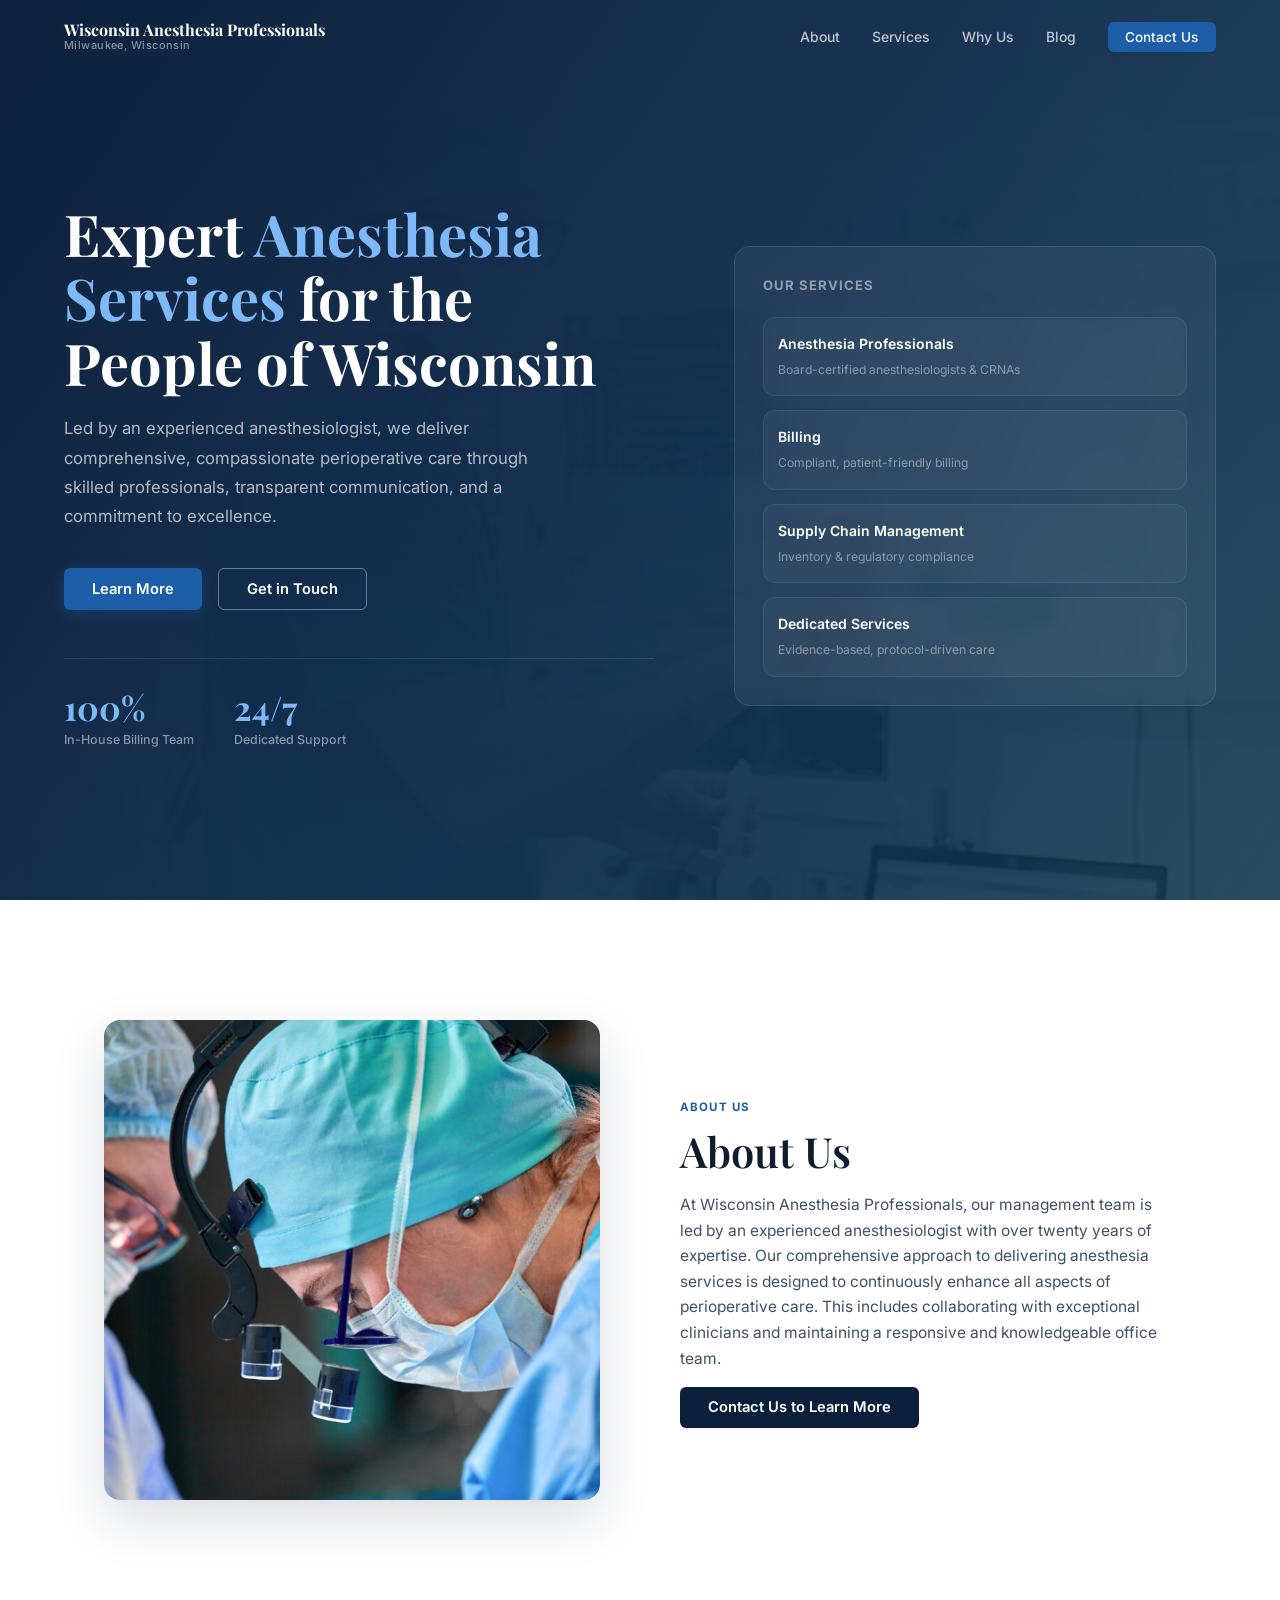
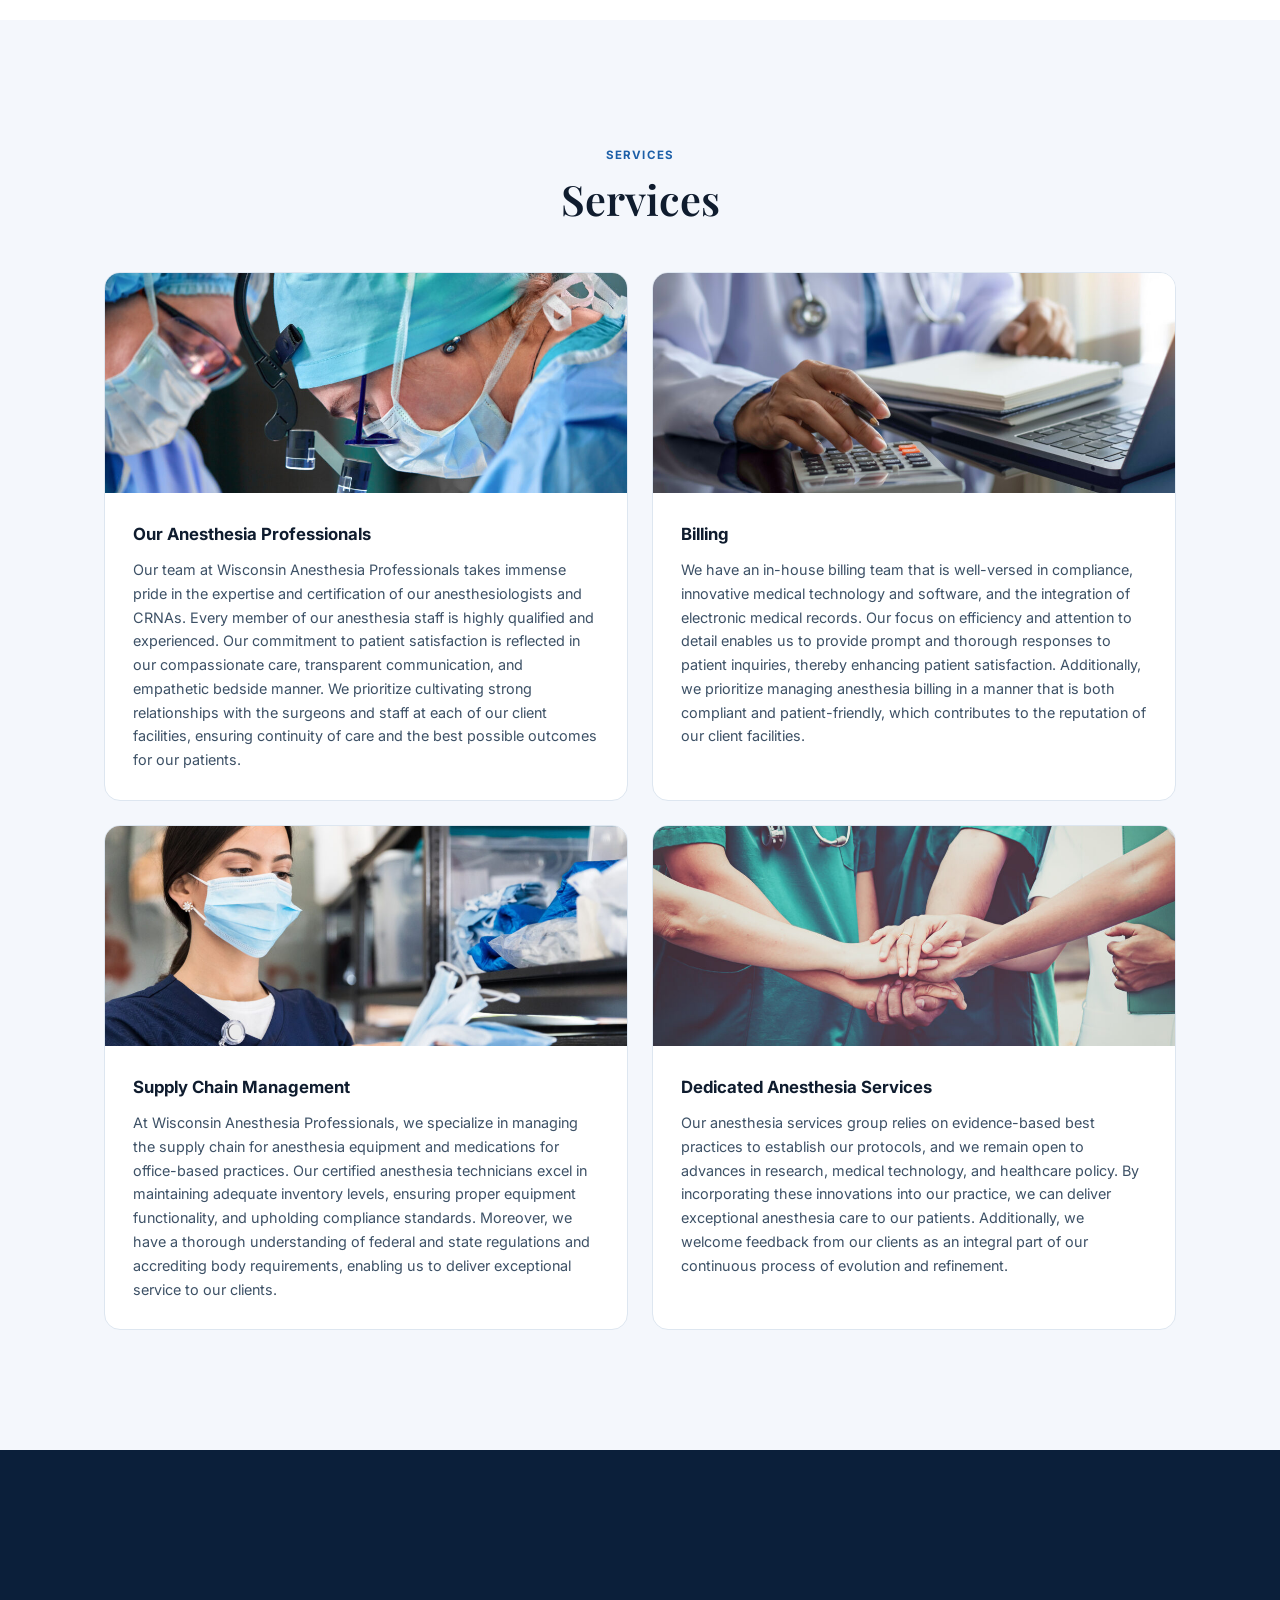
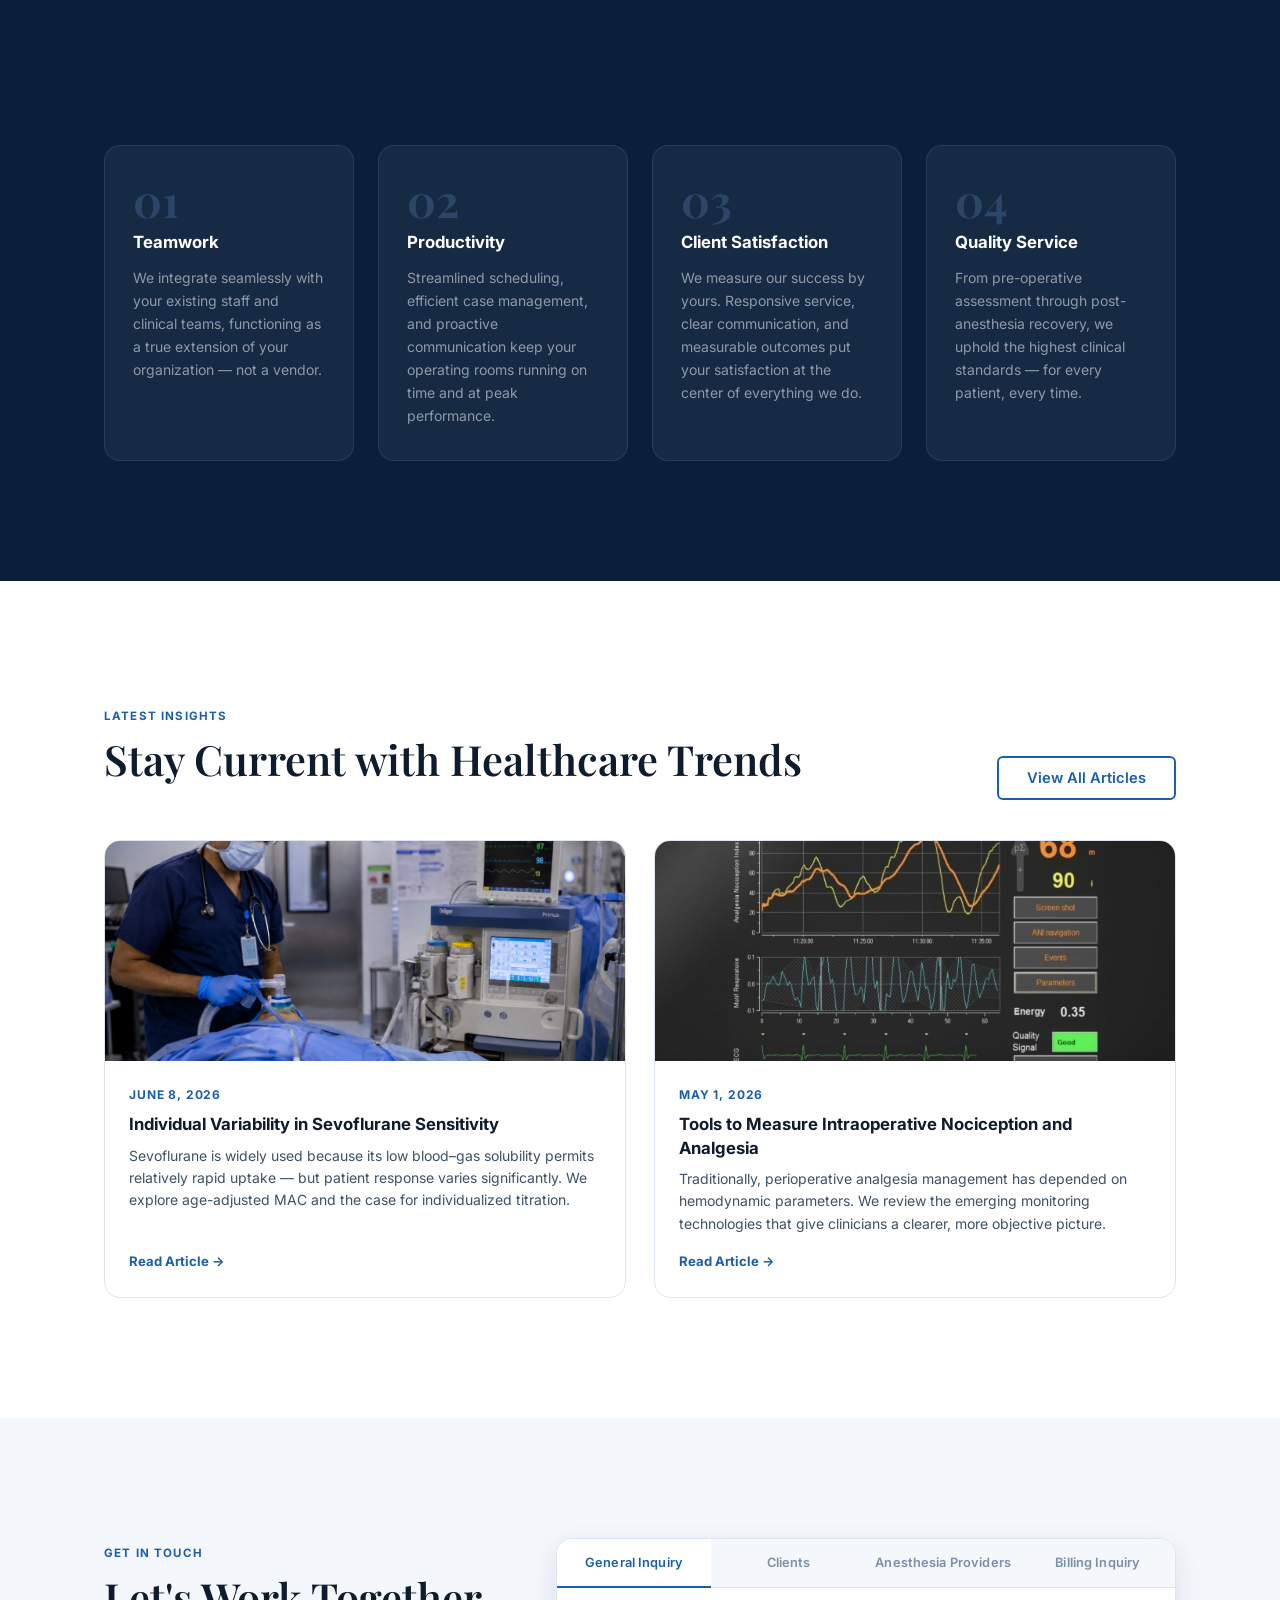
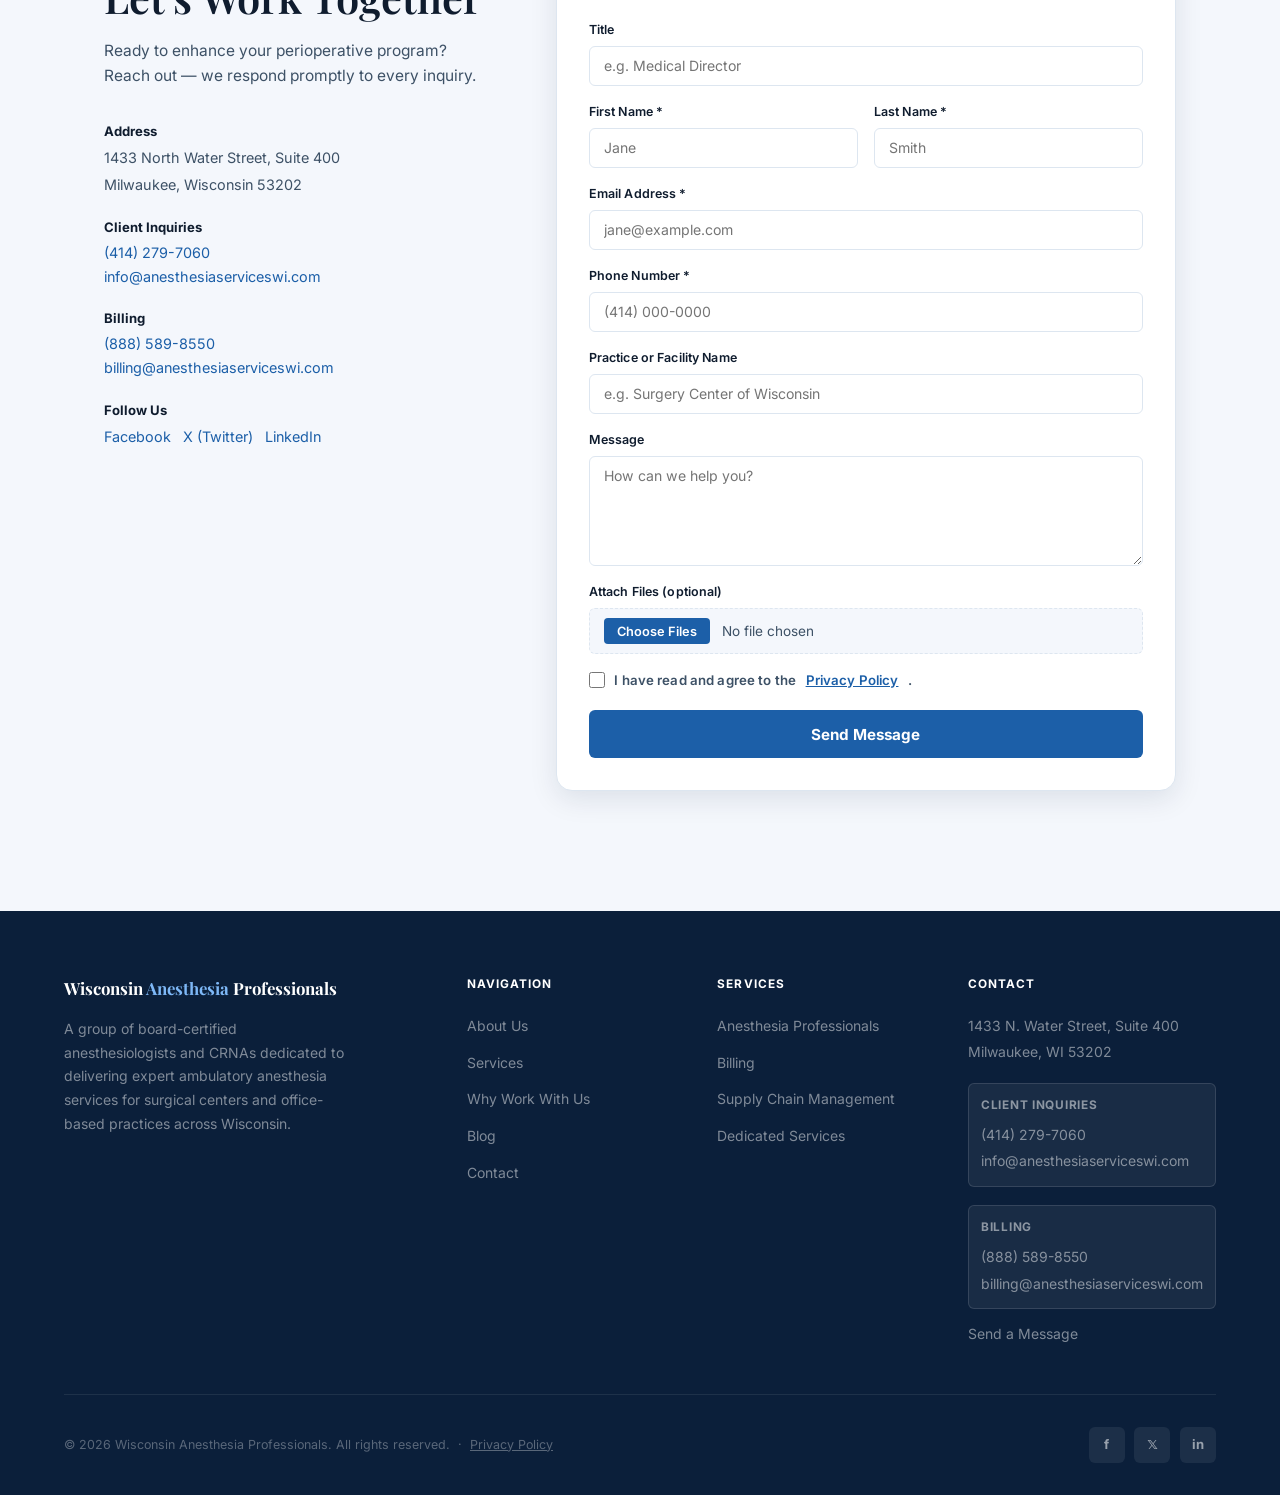
<file: index.html>
<!DOCTYPE html>
<html lang="en">
<head>
  <meta charset="UTF-8" />
  <meta name="viewport" content="width=device-width, initial-scale=1.0" />
  <title>Wisconsin Anesthesia Professionals — Expert Anesthesia Services</title>
  <meta name="description" content="Wisconsin Anesthesia Professionals is a group of anesthesiologists and CRNAs dedicated to delivering expert ambulatory anesthesia services across Wisconsin." />
  <link rel="preconnect" href="https://fonts.googleapis.com" />
  <link rel="preconnect" href="https://fonts.gstatic.com" crossorigin />
  <link href="https://fonts.googleapis.com/css2?family=Playfair+Display:wght@600;700&family=Inter:wght@300;400;500;600;700&display=swap" rel="stylesheet" />
  <link rel="stylesheet" href="css/style.css" />
</head>
<body>

  <!-- ── NAVIGATION ── -->
  <nav class="site-nav" aria-label="Main navigation">
    <div class="nav-inner">
      <a href="#hero" class="nav-logo" aria-label="Wisconsin Anesthesia Professionals home">
        <span class="logo-main">Wisconsin Anesthesia Professionals</span>
        <span class="logo-sub">Milwaukee, Wisconsin</span>
      </a>
      <ul class="nav-links" id="navLinks" role="list">
        <li><a href="#about">About</a></li>
        <li><a href="#services">Services</a></li>
        <li><a href="#why">Why Us</a></li>
        <li><a href="blog.html">Blog</a></li>
        <li><a href="#contact" class="nav-cta">Contact Us</a></li>
      </ul>
      <button class="hamburger" id="hamburger" aria-label="Toggle navigation" aria-expanded="false">
        <span></span><span></span><span></span>
      </button>
    </div>
  </nav>

  <!-- ── HERO ── -->
  <section id="hero" aria-label="Hero">
    <div class="hero-bg" role="presentation"></div>
    <div class="hero-overlay" role="presentation"></div>
    <div class="hero-content">
      <div class="hero-text">
        <h1>Expert <em>Anesthesia Services</em> for the People of Wisconsin</h1>
        <p class="hero-sub">Led by an experienced anesthesiologist, we deliver comprehensive, compassionate perioperative care through skilled professionals, transparent communication, and a commitment to excellence.</p>
        <div class="hero-btns">
          <a href="#about" class="btn btn-primary">Learn More</a>
          <a href="#contact" class="btn btn-ghost">Get in Touch</a>
        </div>
        <div class="hero-stats">
          <div class="hero-stat"><strong data-count="100" data-suffix="%">100%</strong><span>In-House Billing Team</span></div>
          <div class="hero-stat"><strong>24/7</strong><span>Dedicated Support</span></div>
        </div>
      </div>
      <div class="hero-panel" aria-hidden="true">
        <h3>Our Services</h3>
        <div class="hero-panel-items">
          <div class="panel-item">
            <div class="panel-text">
              <strong>Anesthesia Professionals</strong>
              <span>Board-certified anesthesiologists &amp; CRNAs</span>
            </div>
          </div>
          <div class="panel-item">
            <div class="panel-text">
              <strong>Billing</strong>
              <span>Compliant, patient-friendly billing</span>
            </div>
          </div>
          <div class="panel-item">
            <div class="panel-text">
              <strong>Supply Chain Management</strong>
              <span>Inventory &amp; regulatory compliance</span>
            </div>
          </div>
          <div class="panel-item">
            <div class="panel-text">
              <strong>Dedicated Services</strong>
              <span>Evidence-based, protocol-driven care</span>
            </div>
          </div>
        </div>
      </div>
    </div>
  </section>

  <!-- ── ABOUT ── -->
  <section id="about">
    <div class="container">
      <div class="about-grid">
        <div class="about-image-wrap reveal">
          <img
            src="images/surgeon-professionals.jpg"
            alt="Anesthesia professionals collaborating in a clinical setting"
            loading="lazy"
          />
        </div>
        <div class="about-content reveal">
          <span class="section-label">About Us</span>
          <h2 class="section-title">About Us</h2>
          <p>At Wisconsin Anesthesia Professionals, our management team is led by an experienced anesthesiologist with over twenty years of expertise. Our comprehensive approach to delivering anesthesia services is designed to continuously enhance all aspects of perioperative care. This includes collaborating with exceptional clinicians and maintaining a responsive and knowledgeable office team.</p>
          <a href="#contact" class="btn btn-dark">Contact Us to Learn More</a>
        </div>
      </div>
    </div>
  </section>

  <!-- ── SERVICES ── -->
  <section id="services">
    <div class="container">
      <div class="section-header centered reveal">
        <span class="section-label">Services</span>
        <h2 class="section-title">Services</h2>
      </div>
      <div class="services-grid">
        <div class="service-card reveal">
          <div class="service-img">
            <img src="images/service-anesthesia-professionals.jpg" alt="Anesthesia professionals in the operating room" loading="lazy" />
          </div>
          <div class="service-body">
            <h3>Our Anesthesia Professionals</h3>
            <p>Our team at Wisconsin Anesthesia Professionals takes immense pride in the expertise and certification of our anesthesiologists and CRNAs. Every member of our anesthesia staff is highly qualified and experienced. Our commitment to patient satisfaction is reflected in our compassionate care, transparent communication, and empathetic bedside manner. We prioritize cultivating strong relationships with the surgeons and staff at each of our client facilities, ensuring continuity of care and the best possible outcomes for our patients.</p>
          </div>
        </div>
        <div class="service-card reveal">
          <div class="service-img">
            <img src="images/service-billing.jpg" alt="Medical billing team at work" loading="lazy" />
          </div>
          <div class="service-body">
            <h3>Billing</h3>
            <p>We have an in-house billing team that is well-versed in compliance, innovative medical technology and software, and the integration of electronic medical records. Our focus on efficiency and attention to detail enables us to provide prompt and thorough responses to patient inquiries, thereby enhancing patient satisfaction. Additionally, we prioritize managing anesthesia billing in a manner that is both compliant and patient-friendly, which contributes to the reputation of our client facilities.</p>
          </div>
        </div>
        <div class="service-card reveal">
          <div class="service-img">
            <img src="images/service-supply-chain.jpg" alt="Anesthesia supply chain management" loading="lazy" />
          </div>
          <div class="service-body">
            <h3>Supply Chain Management</h3>
            <p>At Wisconsin Anesthesia Professionals, we specialize in managing the supply chain for anesthesia equipment and medications for office-based practices. Our certified anesthesia technicians excel in maintaining adequate inventory levels, ensuring proper equipment functionality, and upholding compliance standards. Moreover, we have a thorough understanding of federal and state regulations and accrediting body requirements, enabling us to deliver exceptional service to our clients.</p>
          </div>
        </div>
        <div class="service-card reveal">
          <div class="service-img">
            <img src="images/service-dedicated.jpg" alt="Dedicated anesthesia care team" loading="lazy" />
          </div>
          <div class="service-body">
            <h3>Dedicated Anesthesia Services</h3>
            <p>Our anesthesia services group relies on evidence-based best practices to establish our protocols, and we remain open to advances in research, medical technology, and healthcare policy. By incorporating these innovations into our practice, we can deliver exceptional anesthesia care to our patients. Additionally, we welcome feedback from our clients as an integral part of our continuous process of evolution and refinement.</p>
          </div>
        </div>
      </div>
    </div>
  </section>

  <!-- ── WHY US ── -->
  <section id="why">
    <div class="container">
      <div class="section-header reveal">
        <span class="section-label">Why Work With Us</span>
        <h2 class="section-title">Built on Four Core Principles</h2>
        <p class="section-sub">Every decision we make is guided by the values that define our practice.</p>
      </div>
      <div class="pillars-grid">
        <div class="pillar reveal">
          <div class="pillar-num">01</div>
          <h3>Teamwork</h3>
          <p>We integrate seamlessly with your existing staff and clinical teams, functioning as a true extension of your organization — not a vendor.</p>
        </div>
        <div class="pillar reveal">
          <div class="pillar-num">02</div>
          <h3>Productivity</h3>
          <p>Streamlined scheduling, efficient case management, and proactive communication keep your operating rooms running on time and at peak performance.</p>
        </div>
        <div class="pillar reveal">
          <div class="pillar-num">03</div>
          <h3>Client Satisfaction</h3>
          <p>We measure our success by yours. Responsive service, clear communication, and measurable outcomes put your satisfaction at the center of everything we do.</p>
        </div>
        <div class="pillar reveal">
          <div class="pillar-num">04</div>
          <h3>Quality Service</h3>
          <p>From pre-operative assessment through post-anesthesia recovery, we uphold the highest clinical standards — for every patient, every time.</p>
        </div>
      </div>
    </div>
  </section>

  <!-- ── BLOG PREVIEW ── -->
  <section id="blog">
    <div class="container">
      <div class="blog-header reveal">
        <div>
          <span class="section-label">Latest Insights</span>
          <h2 class="section-title">Stay Current with Healthcare Trends</h2>
        </div>
        <a href="blog.html" class="btn btn-outline">View All Articles</a>
      </div>
      <div class="blog-grid">
        <a href="blog/individual-variability.html" class="blog-card reveal">
          <div class="blog-img">
            <img
              src="images/blog-sevoflurane.jpg"
              alt="Medical research laboratory"
              loading="lazy"
            />
          </div>
          <div class="blog-body">
            <div class="blog-date">June 8, 2026</div>
            <h3>Individual Variability in Sevoflurane Sensitivity</h3>
            <p>Sevoflurane is widely used because its low blood–gas solubility permits relatively rapid uptake — but patient response varies significantly. We explore age-adjusted MAC and the case for individualized titration.</p>
            <span class="blog-read-more">Read Article →</span>
          </div>
        </a>
        <a href="blog/nociception-analgesia.html" class="blog-card reveal">
          <div class="blog-img">
            <img
              src="images/blog-nociception.jpg"
              alt="Anesthesia monitoring equipment"
              loading="lazy"
            />
          </div>
          <div class="blog-body">
            <div class="blog-date">May 1, 2026</div>
            <h3>Tools to Measure Intraoperative Nociception and Analgesia</h3>
            <p>Traditionally, perioperative analgesia management has depended on hemodynamic parameters. We review the emerging monitoring technologies that give clinicians a clearer, more objective picture.</p>
            <span class="blog-read-more">Read Article →</span>
          </div>
        </a>
      </div>
    </div>
  </section>

  <!-- ── CONTACT ── -->
  <section id="contact">
    <div class="container">
      <div class="contact-wrap">

        <!-- Left: Info -->
        <div class="contact-info reveal">
          <span class="section-label">Get in Touch</span>
          <h2 class="section-title">Let's Work Together</h2>
          <p>Ready to enhance your perioperative program? Reach out — we respond promptly to every inquiry.</p>
          <div class="contact-details">
            <div class="contact-item">
              <div>
                <strong>Address</strong>
                <span>1433 North Water Street, Suite 400<br>Milwaukee, Wisconsin 53202</span>
              </div>
            </div>
            <div class="contact-item">
              <div>
                <strong>Client Inquiries</strong>
                <span style="display:block"><a href="tel:4142797060" style="color:var(--blue)">(414) 279-7060</a></span>
                <span style="display:block"><a href="mailto:info@anesthesiaserviceswi.com" style="color:var(--blue)">info@anesthesiaserviceswi.com</a></span>
              </div>
            </div>
            <div class="contact-item">
              <div>
                <strong>Billing</strong>
                <span style="display:block"><a href="tel:8885898550" style="color:var(--blue)">(888) 589-8550</a></span>
                <span style="display:block"><a href="mailto:billing@anesthesiaserviceswi.com" style="color:var(--blue)">billing@anesthesiaserviceswi.com</a></span>
              </div>
            </div>
            <div class="contact-item">
              <div>
                <strong>Follow Us</strong>
                <span>
                  <a href="https://www.facebook.com/profile.php?id=100090541459263" target="_blank" rel="noopener" style="color:var(--blue);margin-right:.5rem">Facebook</a>
                  <a href="https://twitter.com/WI_Anesthesia" target="_blank" rel="noopener" style="color:var(--blue);margin-right:.5rem">X (Twitter)</a>
                  <a href="https://www.linkedin.com/company/wisconsin-anesthesia-professionals/" target="_blank" rel="noopener" style="color:var(--blue)">LinkedIn</a>
                </span>
              </div>
            </div>
          </div>
        </div>

        <!-- Right: Tabbed Forms -->
        <div class="contact-panel reveal">
          <div class="form-tabs" role="tablist" aria-label="Contact form type">
            <button class="tab-btn active" role="tab" aria-selected="true"  data-tab="tab-general"  aria-controls="tab-general">General Inquiry</button>
            <button class="tab-btn"        role="tab" aria-selected="false" data-tab="tab-clients"  aria-controls="tab-clients">Clients</button>
            <button class="tab-btn"        role="tab" aria-selected="false" data-tab="tab-services" aria-controls="tab-services">Anesthesia Providers</button>
            <button class="tab-btn"        role="tab" aria-selected="false" data-tab="tab-billing"  aria-controls="tab-billing">Billing Inquiry</button>
          </div>

          <div class="form-content">

            <!-- Tab 1: General Inquiry -->
            <div class="tab-pane active" id="tab-general" role="tabpanel">
              <form novalidate>
                <div class="form-group">
                  <label for="g-title">Title</label>
                  <input type="text" id="g-title" placeholder="e.g. Medical Director" />
                </div>
                <div class="form-row">
                  <div class="form-group">
                    <label for="g-fname">First Name *</label>
                    <input type="text" id="g-fname" placeholder="Jane" autocomplete="given-name" required />
                  </div>
                  <div class="form-group">
                    <label for="g-lname">Last Name *</label>
                    <input type="text" id="g-lname" placeholder="Smith" autocomplete="family-name" required />
                  </div>
                </div>
                <div class="form-group">
                  <label for="g-email">Email Address *</label>
                  <input type="email" id="g-email" placeholder="jane@example.com" autocomplete="email" required />
                </div>
                <div class="form-group">
                  <label for="g-phone">Phone Number *</label>
                  <input type="tel" id="g-phone" placeholder="(414) 000-0000" autocomplete="tel" required />
                </div>
                <div class="form-group">
                  <label for="g-practice">Practice or Facility Name</label>
                  <input type="text" id="g-practice" placeholder="e.g. Surgery Center of Wisconsin" />
                </div>
                <div class="form-group">
                  <label for="g-message">Message</label>
                  <textarea id="g-message" placeholder="How can we help you?"></textarea>
                </div>
                <div class="form-group">
                  <label for="g-files">Attach Files (optional)</label>
                  <input type="file" id="g-files" multiple />
                </div>
                <label class="privacy-check">
                  <input type="checkbox" required />
                  I have read and agree to the <a href="privacy-policy.html" target="_blank">Privacy Policy</a>.
                </label>
                <button type="submit" class="btn-submit">Send Message</button>
              </form>
            </div>

            <!-- Tab 2: Clients -->
            <div class="tab-pane" id="tab-clients" role="tabpanel">
              <form novalidate>
                <div class="form-group">
                  <label for="cl-title">Title</label>
                  <input type="text" id="cl-title" placeholder="e.g. Medical Director" />
                </div>
                <div class="form-row">
                  <div class="form-group">
                    <label for="cl-fname">First Name *</label>
                    <input type="text" id="cl-fname" placeholder="Jane" autocomplete="given-name" required />
                  </div>
                  <div class="form-group">
                    <label for="cl-lname">Last Name *</label>
                    <input type="text" id="cl-lname" placeholder="Smith" autocomplete="family-name" required />
                  </div>
                </div>
                <div class="form-group">
                  <label for="cl-email">Email Address *</label>
                  <input type="email" id="cl-email" placeholder="jane@example.com" autocomplete="email" required />
                </div>
                <div class="form-group">
                  <label for="cl-phone">Phone Number *</label>
                  <input type="tel" id="cl-phone" placeholder="(414) 000-0000" autocomplete="tel" required />
                </div>
                <div class="form-group">
                  <label for="cl-practice">Practice or Facility Name</label>
                  <input type="text" id="cl-practice" placeholder="e.g. Surgery Center of Wisconsin" />
                </div>
                <div class="form-group">
                  <label for="cl-message">Message</label>
                  <textarea id="cl-message" placeholder="How can we help you?"></textarea>
                </div>
                <div class="form-group">
                  <label for="cl-files">Attach Files (optional)</label>
                  <input type="file" id="cl-files" multiple />
                </div>
                <label class="privacy-check">
                  <input type="checkbox" required />
                  I have read and agree to the <a href="privacy-policy.html" target="_blank">Privacy Policy</a>.
                </label>
                <button type="submit" class="btn-submit">Send Message</button>
              </form>
            </div>

            <!-- Tab 3: Anesthesia Providers -->
            <div class="tab-pane" id="tab-services" role="tabpanel">
              <form novalidate>
                <div class="form-row">
                  <div class="form-group">
                    <label for="ap-fname">First Name *</label>
                    <input type="text" id="ap-fname" placeholder="Jane" autocomplete="given-name" required />
                  </div>
                  <div class="form-group">
                    <label for="ap-lname">Last Name *</label>
                    <input type="text" id="ap-lname" placeholder="Smith" autocomplete="family-name" required />
                  </div>
                </div>
                <div class="form-group">
                  <label for="ap-degree">Degree *</label>
                  <select id="ap-degree" required>
                    <option value="">Select degree</option>
                    <option value="MD">MD</option>
                    <option value="DO">DO</option>
                    <option value="CRNA">CRNA</option>
                    <option value="DNP">DNP</option>
                    <option value="Other">Other</option>
                  </select>
                </div>
                <div class="form-row">
                  <div class="form-group">
                    <label for="ap-phone">Phone Number *</label>
                    <input type="tel" id="ap-phone" placeholder="(414) 000-0000" autocomplete="tel" required />
                  </div>
                  <div class="form-group">
                    <label for="ap-email">Email Address *</label>
                    <input type="email" id="ap-email" placeholder="jane@example.com" autocomplete="email" required />
                  </div>
                </div>
                <div class="form-group">
                  <label for="ap-message">Message</label>
                  <textarea id="ap-message" placeholder="Tell us about your background, interests, or any questions you have…"></textarea>
                </div>
                <div class="form-group">
                  <label for="ap-files">Attach Files (optional)</label>
                  <input type="file" id="ap-files" multiple />
                </div>
                <label class="privacy-check">
                  <input type="checkbox" required />
                  I have read and agree to the <a href="privacy-policy.html" target="_blank">Privacy Policy</a>.
                </label>
                <button type="submit" class="btn-submit">Submit Application</button>
              </form>
            </div>

            <!-- Tab 4: Billing Inquiry -->
            <div class="tab-pane" id="tab-billing" role="tabpanel">
              <form novalidate>
                <div class="form-row">
                  <div class="form-group">
                    <label for="b-fname">First Name *</label>
                    <input type="text" id="b-fname" placeholder="Jane" autocomplete="given-name" required />
                  </div>
                  <div class="form-group">
                    <label for="b-lname">Last Name *</label>
                    <input type="text" id="b-lname" placeholder="Smith" autocomplete="family-name" required />
                  </div>
                </div>
                <div class="form-group">
                  <label for="b-facility">Facility Name</label>
                  <input type="text" id="b-facility" placeholder="Surgery Center of Wisconsin" />
                </div>
                <div class="form-row">
                  <div class="form-group">
                    <label for="b-email">Email Address *</label>
                    <input type="email" id="b-email" placeholder="billing@facility.org" autocomplete="email" required />
                  </div>
                  <div class="form-group">
                    <label for="b-phone">Phone Number *</label>
                    <input type="tel" id="b-phone" placeholder="(414) 000-0000" autocomplete="tel" required />
                  </div>
                </div>
                <div class="form-group">
                  <label for="b-emr">EMR / Practice Management System</label>
                  <input type="text" id="b-emr" placeholder="e.g. Epic, Cerner, AdvancedMD" />
                </div>
                <div class="form-group">
                  <label for="b-issue">Nature of Billing Inquiry</label>
                  <textarea id="b-issue" placeholder="Describe your billing question, issue, or what you're looking for in a billing partner…"></textarea>
                </div>
                <div class="form-group">
                  <label for="b-files">Attach Files (optional)</label>
                  <input type="file" id="b-files" multiple />
                </div>
                <label class="privacy-check">
                  <input type="checkbox" required />
                  I have read and agree to the <a href="privacy-policy.html" target="_blank">Privacy Policy</a>.
                </label>
                <button type="submit" class="btn-submit">Submit Billing Inquiry</button>
              </form>
            </div>

          </div><!-- /form-content -->
        </div><!-- /contact-panel -->

      </div><!-- /contact-wrap -->
    </div>
  </section>

  <!-- ── FOOTER ── -->
  <footer>
    <div class="footer-inner">
      <div class="footer-top">
        <div class="footer-brand">
          <span class="footer-brand-logo">Wisconsin <span>Anesthesia</span> Professionals</span>
          <p>A group of board-certified anesthesiologists and CRNAs dedicated to delivering expert ambulatory anesthesia services for surgical centers and office-based practices across Wisconsin.</p>
        </div>
        <div class="footer-col">
          <h4>Navigation</h4>
          <ul>
            <li><a href="#about">About Us</a></li>
            <li><a href="#services">Services</a></li>
            <li><a href="#why">Why Work With Us</a></li>
            <li><a href="blog.html">Blog</a></li>
            <li><a href="#contact">Contact</a></li>
          </ul>
        </div>
        <div class="footer-col">
          <h4>Services</h4>
          <ul>
            <li><a href="#services">Anesthesia Professionals</a></li>
            <li><a href="#services">Billing</a></li>
            <li><a href="#services">Supply Chain Management</a></li>
            <li><a href="#services">Dedicated Services</a></li>
          </ul>
        </div>
        <div class="footer-col">
          <h4>Contact</h4>
          <ul>
            <li><a href="https://maps.google.com/?q=1433+North+Water+Street+Suite+400+Milwaukee+WI+53202" target="_blank" rel="noopener">1433 N. Water Street, Suite 400<br>Milwaukee, WI 53202</a></li>
            <li style="margin-top:0.5rem;padding:0.75rem;background:rgba(255,255,255,0.06);border:1px solid rgba(255,255,255,0.12);border-radius:6px">
              <strong style="display:block;font-size:0.74rem;letter-spacing:0.06em;text-transform:uppercase;color:rgba(255,255,255,0.5);margin-bottom:0.35rem">Client Inquiries</strong>
              <a href="tel:4142797060">(414) 279-7060</a><br>
              <a href="mailto:info@anesthesiaserviceswi.com">info@anesthesiaserviceswi.com</a>
            </li>
            <li style="margin-top:0.5rem;padding:0.75rem;background:rgba(255,255,255,0.06);border:1px solid rgba(255,255,255,0.12);border-radius:6px">
              <strong style="display:block;font-size:0.74rem;letter-spacing:0.06em;text-transform:uppercase;color:rgba(255,255,255,0.5);margin-bottom:0.35rem">Billing</strong>
              <a href="tel:8885898550">(888) 589-8550</a><br>
              <a href="mailto:billing@anesthesiaserviceswi.com">billing@anesthesiaserviceswi.com</a>
            </li>
            <li><a href="#contact">Send a Message</a></li>
          </ul>
        </div>
      </div>
      <div class="footer-bottom">
        <span>&copy; 2026 Wisconsin Anesthesia Professionals. All rights reserved. &nbsp;·&nbsp; <a href="privacy-policy.html" style="color:inherit;text-decoration:underline">Privacy Policy</a></span>
        <div class="socials">
          <a href="https://www.facebook.com/profile.php?id=100090541459263" target="_blank" rel="noopener" class="social-btn" aria-label="Facebook">f</a>
          <a href="https://twitter.com/WI_Anesthesia" target="_blank" rel="noopener" class="social-btn" aria-label="X (Twitter)">𝕏</a>
          <a href="https://www.linkedin.com/company/wisconsin-anesthesia-professionals/" target="_blank" rel="noopener" class="social-btn" aria-label="LinkedIn">in</a>
        </div>
      </div>
    </div>
  </footer>

  <script src="js/main.js" defer></script>
</body>
</html>
</file>
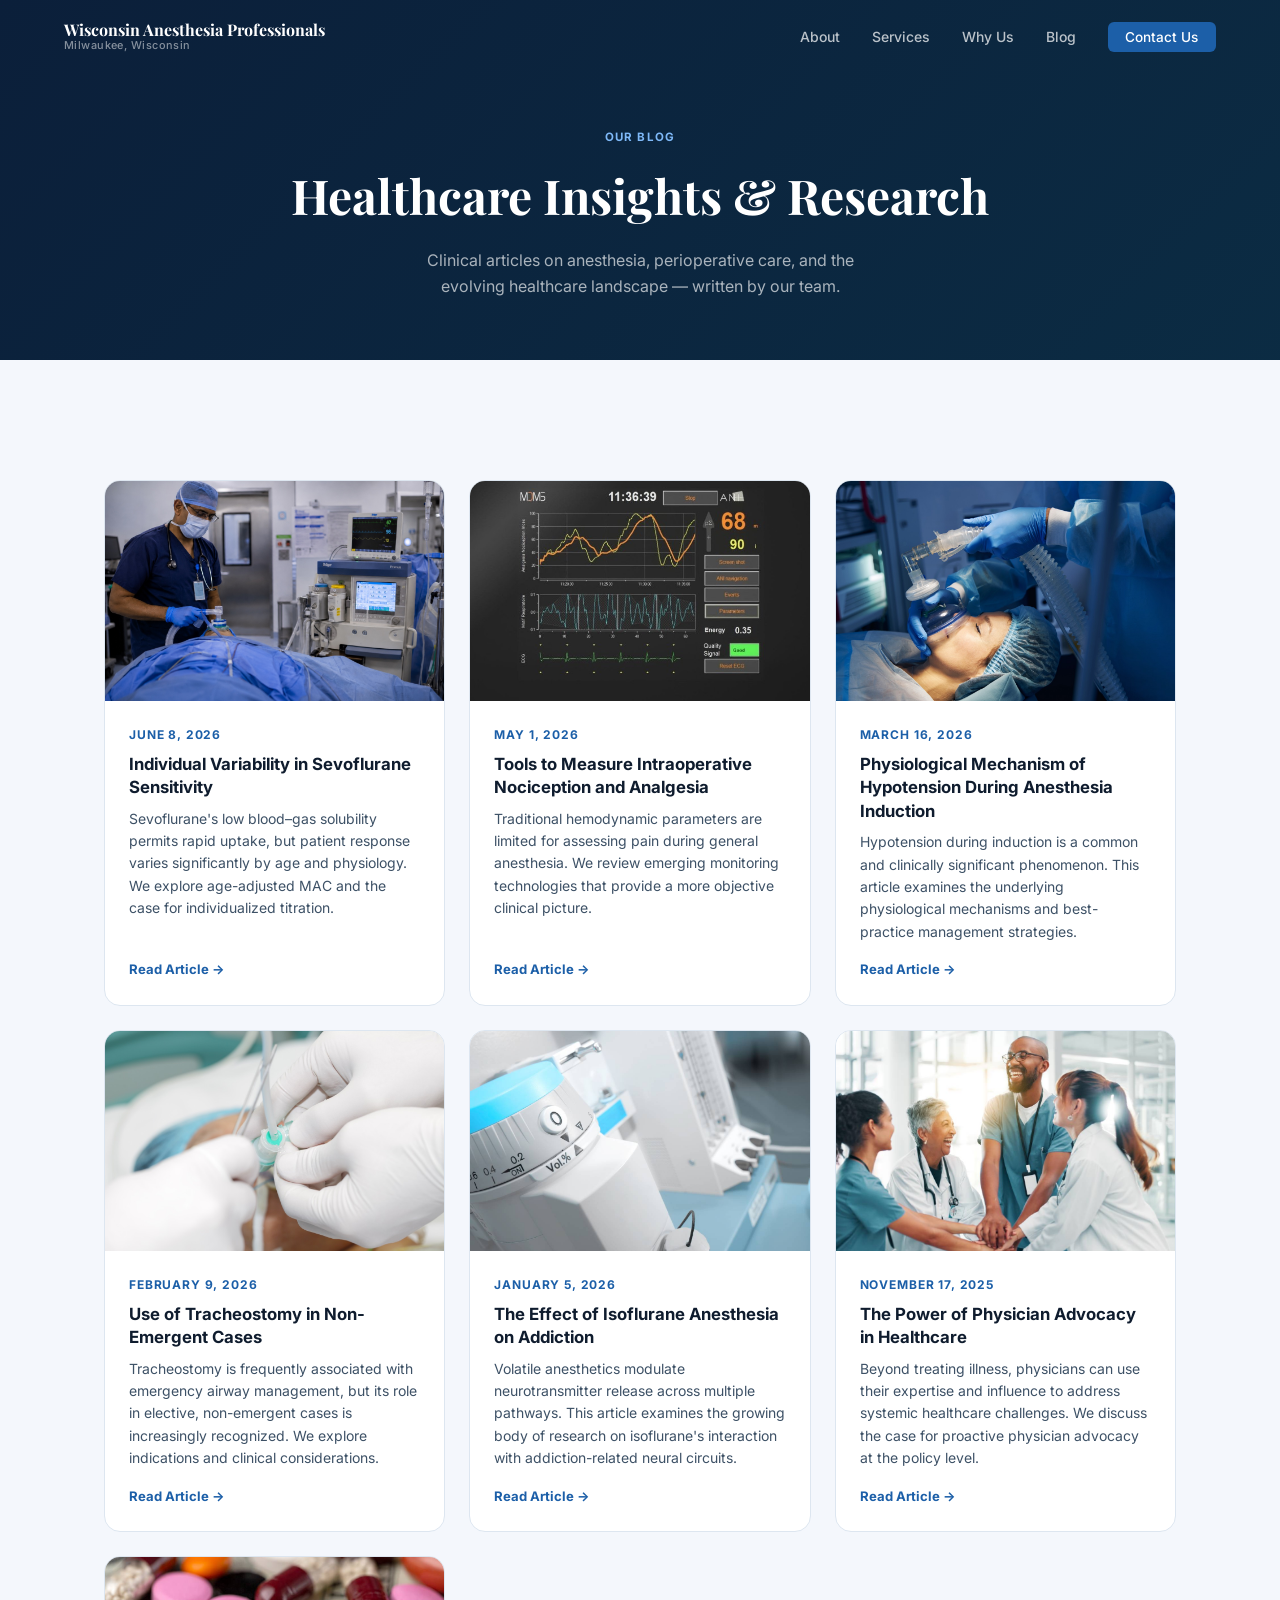
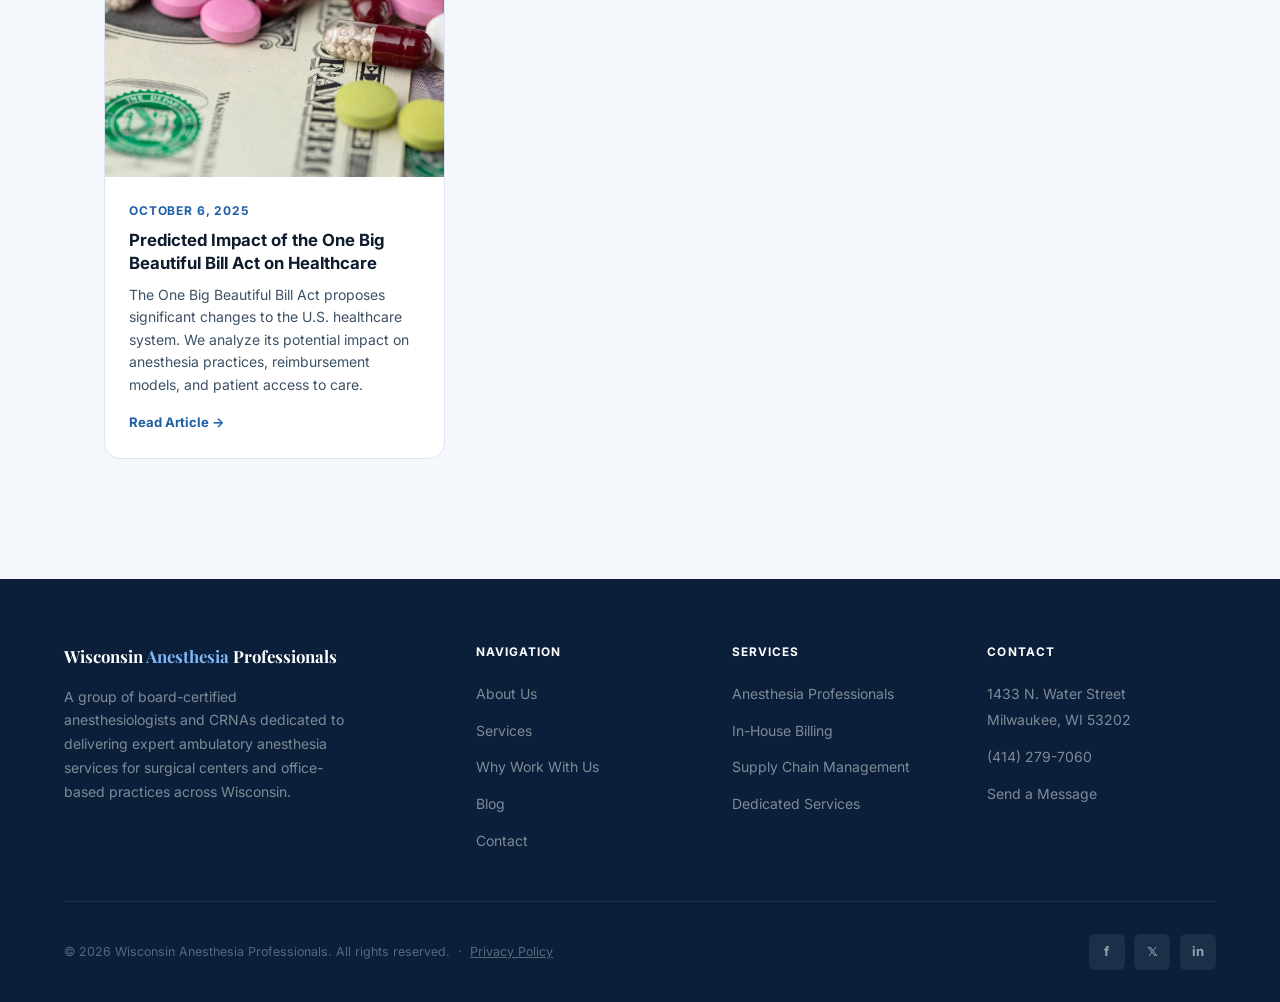
<file: blog.html>
<!DOCTYPE html>
<html lang="en">
<head>
  <meta charset="UTF-8" />
  <meta name="viewport" content="width=device-width, initial-scale=1.0" />
  <title>Blog — Wisconsin Anesthesia Professionals</title>
  <meta name="description" content="Expert insights on anesthesia, perioperative care, and healthcare from Wisconsin Anesthesia Professionals." />
  <link rel="preconnect" href="https://fonts.googleapis.com" />
  <link rel="preconnect" href="https://fonts.gstatic.com" crossorigin />
  <link href="https://fonts.googleapis.com/css2?family=Playfair+Display:wght@600;700&family=Inter:wght@300;400;500;600;700&display=swap" rel="stylesheet" />
  <link rel="stylesheet" href="css/style.css" />
</head>
<body>

  <!-- ── NAVIGATION ── -->
  <nav class="site-nav scrolled" aria-label="Main navigation">
    <div class="nav-inner">
      <a href="index.html" class="nav-logo" aria-label="Wisconsin Anesthesia Professionals home">
        <span class="logo-main">Wisconsin Anesthesia Professionals</span>
        <span class="logo-sub">Milwaukee, Wisconsin</span>
      </a>
      <ul class="nav-links" id="navLinks" role="list">
        <li><a href="index.html#about">About</a></li>
        <li><a href="index.html#services">Services</a></li>
        <li><a href="index.html#why">Why Us</a></li>
        <li><a href="blog.html">Blog</a></li>
        <li><a href="index.html#contact" class="nav-cta">Contact Us</a></li>
      </ul>
      <button class="hamburger" id="hamburger" aria-label="Toggle navigation" aria-expanded="false">
        <span></span><span></span><span></span>
      </button>
    </div>
  </nav>

  <!-- ── BLOG HERO ── -->
  <section class="blog-page-hero">
    <span class="section-label">Our Blog</span>
    <h1>Healthcare Insights &amp; Research</h1>
    <p>Clinical articles on anesthesia, perioperative care, and the evolving healthcare landscape — written by our team.</p>
  </section>

  <!-- ── BLOG LISTING ── -->
  <section class="blog-listing">
    <div class="container">
      <div class="blog-all-grid">

        <a href="blog/individual-variability.html" class="blog-card reveal">
          <div class="blog-img">
            <img src="images/blog-sevoflurane.jpg" alt="Individual variability in sevoflurane sensitivity" loading="lazy" />
          </div>
          <div class="blog-body">
            <div class="blog-date">June 8, 2026</div>
            <h3>Individual Variability in Sevoflurane Sensitivity</h3>
            <p>Sevoflurane's low blood–gas solubility permits rapid uptake, but patient response varies significantly by age and physiology. We explore age-adjusted MAC and the case for individualized titration.</p>
            <span class="blog-read-more">Read Article →</span>
          </div>
        </a>

        <a href="blog/nociception-analgesia.html" class="blog-card reveal">
          <div class="blog-img">
            <img src="images/blog-nociception.jpg" alt="Tools to measure intraoperative nociception" loading="lazy" />
          </div>
          <div class="blog-body">
            <div class="blog-date">May 1, 2026</div>
            <h3>Tools to Measure Intraoperative Nociception and Analgesia</h3>
            <p>Traditional hemodynamic parameters are limited for assessing pain during general anesthesia. We review emerging monitoring technologies that provide a more objective clinical picture.</p>
            <span class="blog-read-more">Read Article →</span>
          </div>
        </a>

        <a href="blog/hypotension-induction.html" class="blog-card reveal">
          <div class="blog-img">
            <img src="images/blog-hypotension.jpg" alt="Anesthesia induction equipment" loading="lazy" />
          </div>
          <div class="blog-body">
            <div class="blog-date">March 16, 2026</div>
            <h3>Physiological Mechanism of Hypotension During Anesthesia Induction</h3>
            <p>Hypotension during induction is a common and clinically significant phenomenon. This article examines the underlying physiological mechanisms and best-practice management strategies.</p>
            <span class="blog-read-more">Read Article →</span>
          </div>
        </a>

        <a href="blog/tracheostomy.html" class="blog-card reveal">
          <div class="blog-img">
            <img src="images/blog-tracheostomy.jpg" alt="Surgical setting for tracheostomy procedure" loading="lazy" />
          </div>
          <div class="blog-body">
            <div class="blog-date">February 9, 2026</div>
            <h3>Use of Tracheostomy in Non-Emergent Cases</h3>
            <p>Tracheostomy is frequently associated with emergency airway management, but its role in elective, non-emergent cases is increasingly recognized. We explore indications and clinical considerations.</p>
            <span class="blog-read-more">Read Article →</span>
          </div>
        </a>

        <a href="blog/isoflurane-addiction.html" class="blog-card reveal">
          <div class="blog-img">
            <img src="images/blog-isoflurane.jpg" alt="Pharmaceutical research on isoflurane" loading="lazy" />
          </div>
          <div class="blog-body">
            <div class="blog-date">January 5, 2026</div>
            <h3>The Effect of Isoflurane Anesthesia on Addiction</h3>
            <p>Volatile anesthetics modulate neurotransmitter release across multiple pathways. This article examines the growing body of research on isoflurane's interaction with addiction-related neural circuits.</p>
            <span class="blog-read-more">Read Article →</span>
          </div>
        </a>

        <a href="blog/physician-advocacy.html" class="blog-card reveal">
          <div class="blog-img">
            <img src="images/blog-physician-advocacy.jpg" alt="Physician advocating in healthcare" loading="lazy" />
          </div>
          <div class="blog-body">
            <div class="blog-date">November 17, 2025</div>
            <h3>The Power of Physician Advocacy in Healthcare</h3>
            <p>Beyond treating illness, physicians can use their expertise and influence to address systemic healthcare challenges. We discuss the case for proactive physician advocacy at the policy level.</p>
            <span class="blog-read-more">Read Article →</span>
          </div>
        </a>

        <a href="blog/one-big-beautiful-bill.html" class="blog-card reveal">
          <div class="blog-img">
            <img src="images/blog-one-big-bill.jpg" alt="Healthcare policy legislation" loading="lazy" />
          </div>
          <div class="blog-body">
            <div class="blog-date">October 6, 2025</div>
            <h3>Predicted Impact of the One Big Beautiful Bill Act on Healthcare</h3>
            <p>The One Big Beautiful Bill Act proposes significant changes to the U.S. healthcare system. We analyze its potential impact on anesthesia practices, reimbursement models, and patient access to care.</p>
            <span class="blog-read-more">Read Article →</span>
          </div>
        </a>

      </div>
    </div>
  </section>

  <!-- ── FOOTER ── -->
  <footer>
    <div class="footer-inner">
      <div class="footer-top">
        <div class="footer-brand">
          <span class="footer-brand-logo">Wisconsin <span>Anesthesia</span> Professionals</span>
          <p>A group of board-certified anesthesiologists and CRNAs dedicated to delivering expert ambulatory anesthesia services for surgical centers and office-based practices across Wisconsin.</p>
        </div>
        <div class="footer-col">
          <h4>Navigation</h4>
          <ul>
            <li><a href="index.html#about">About Us</a></li>
            <li><a href="index.html#services">Services</a></li>
            <li><a href="index.html#why">Why Work With Us</a></li>
            <li><a href="blog.html">Blog</a></li>
            <li><a href="index.html#contact">Contact</a></li>
          </ul>
        </div>
        <div class="footer-col">
          <h4>Services</h4>
          <ul>
            <li><a href="index.html#services">Anesthesia Professionals</a></li>
            <li><a href="index.html#services">In-House Billing</a></li>
            <li><a href="index.html#services">Supply Chain Management</a></li>
            <li><a href="index.html#services">Dedicated Services</a></li>
          </ul>
        </div>
        <div class="footer-col">
          <h4>Contact</h4>
          <ul>
            <li><a href="https://maps.google.com/?q=1433+North+Water+Street+Milwaukee+WI+53202" target="_blank" rel="noopener">1433 N. Water Street<br>Milwaukee, WI 53202</a></li>
            <li><a href="tel:4142797060">(414) 279-7060</a></li>
            <li><a href="index.html#contact">Send a Message</a></li>
          </ul>
        </div>
      </div>
      <div class="footer-bottom">
        <span>&copy; 2026 Wisconsin Anesthesia Professionals. All rights reserved. &nbsp;·&nbsp; <a href="privacy-policy.html" style="color:inherit;text-decoration:underline">Privacy Policy</a></span>
        <div class="socials">
          <a href="https://www.facebook.com/profile.php?id=100090541459263" target="_blank" rel="noopener" class="social-btn" aria-label="Facebook">f</a>
          <a href="https://twitter.com/WI_Anesthesia" target="_blank" rel="noopener" class="social-btn" aria-label="X (Twitter)">𝕏</a>
          <a href="https://www.linkedin.com/company/wisconsin-anesthesia-professionals/" target="_blank" rel="noopener" class="social-btn" aria-label="LinkedIn">in</a>
        </div>
      </div>
    </div>
  </footer>

  <script src="js/main.js" defer></script>
</body>
</html>
</file>
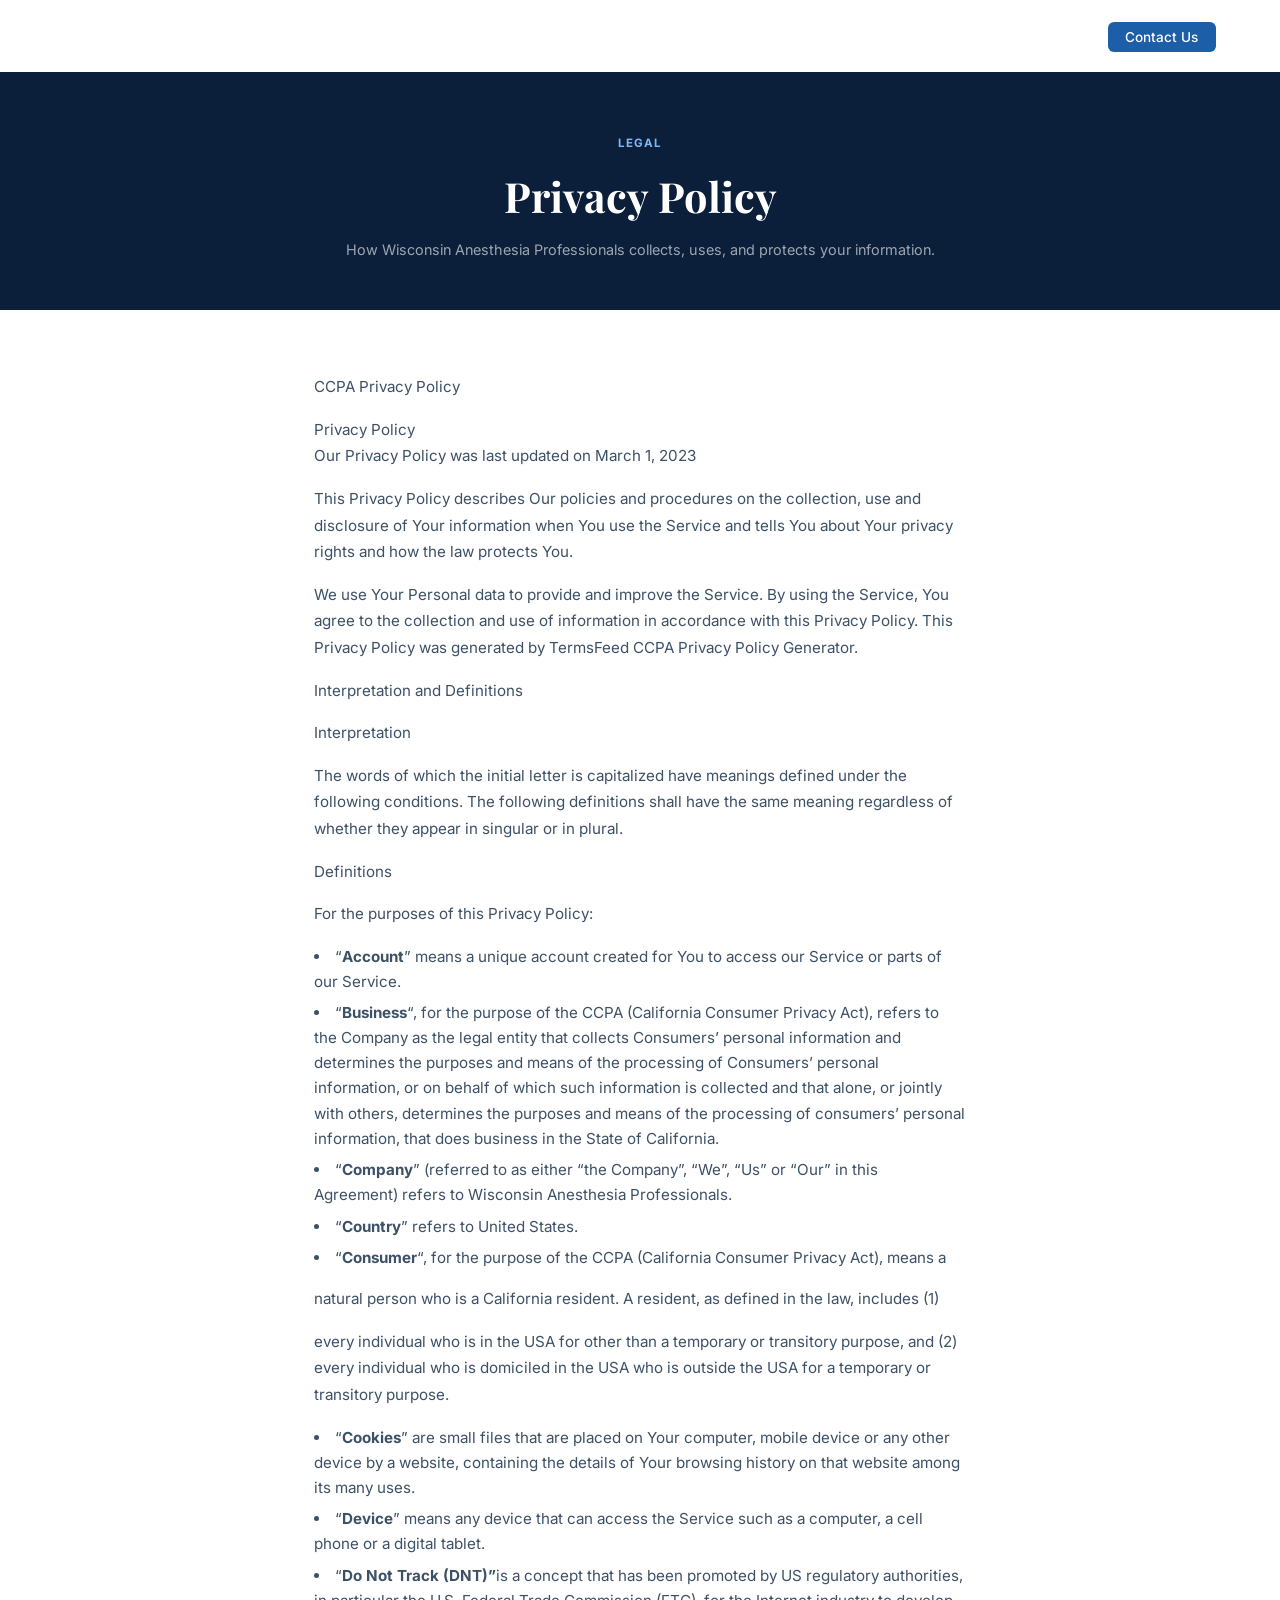
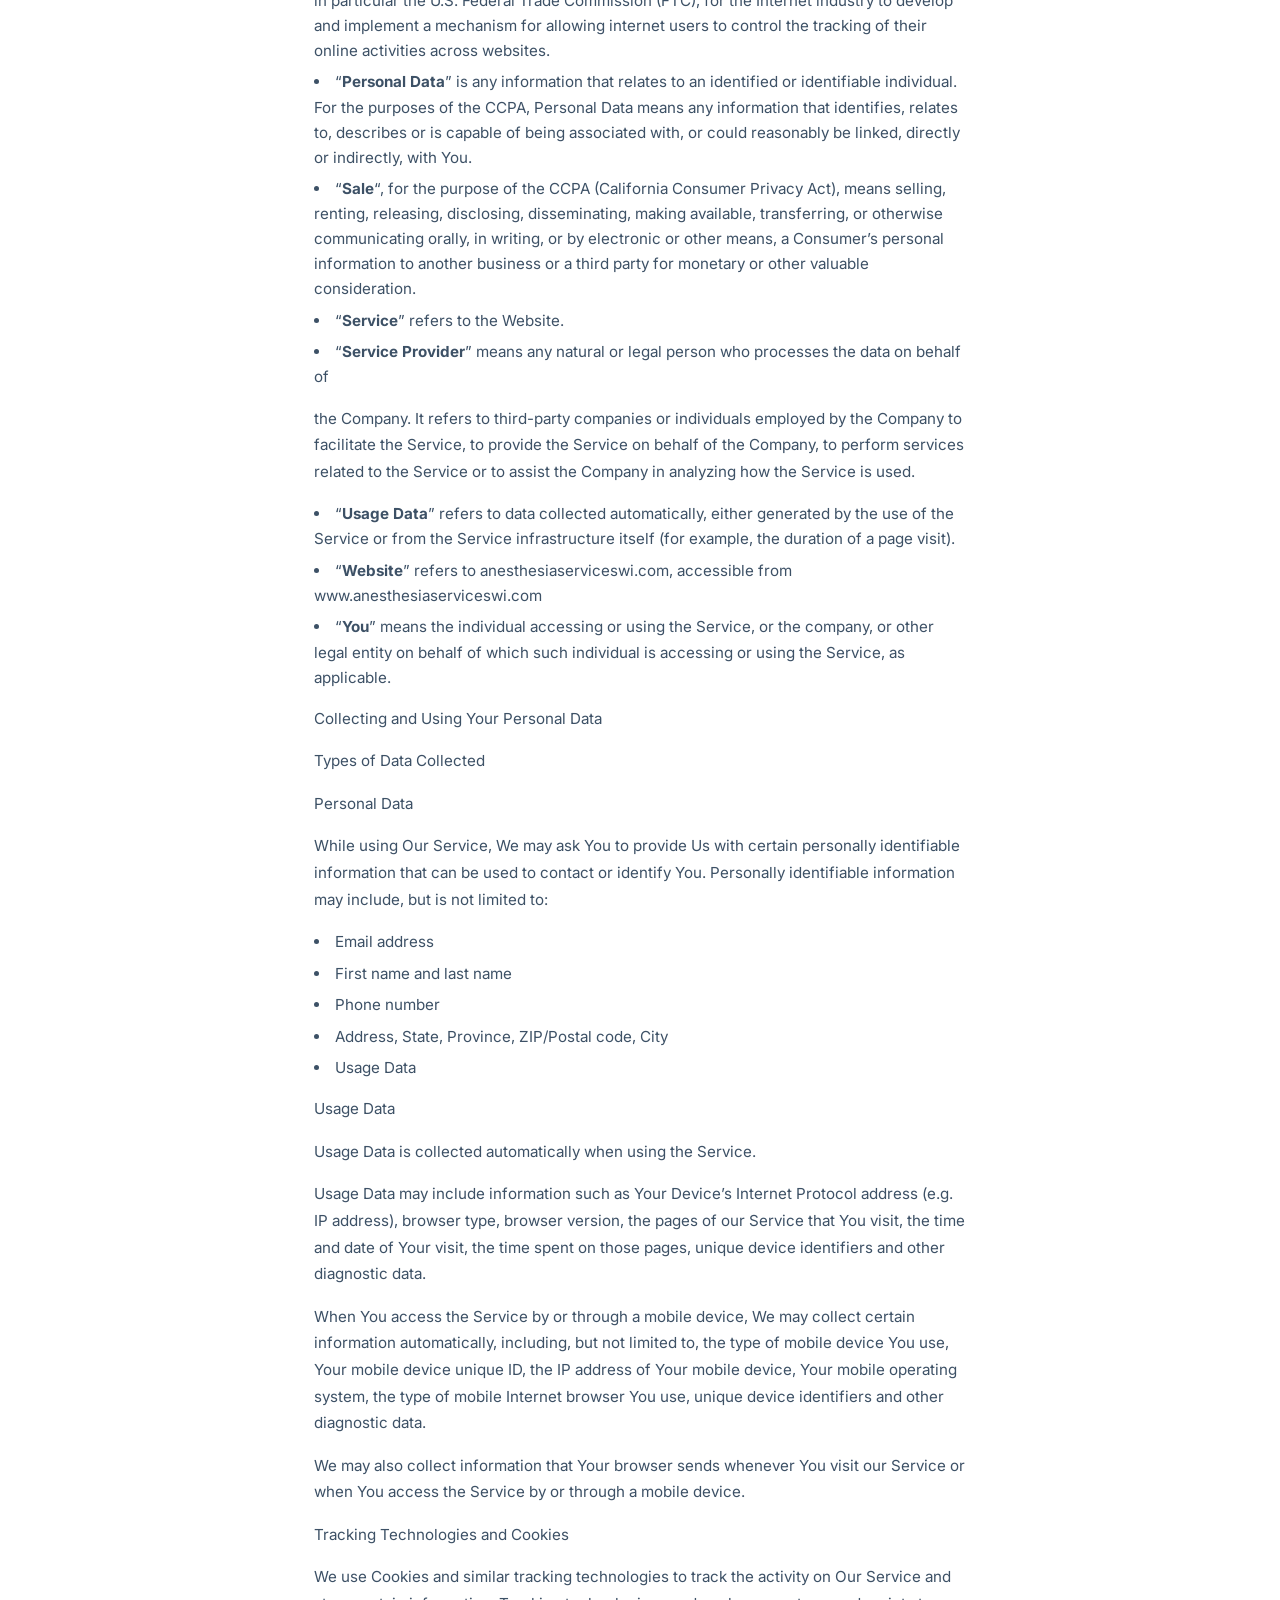
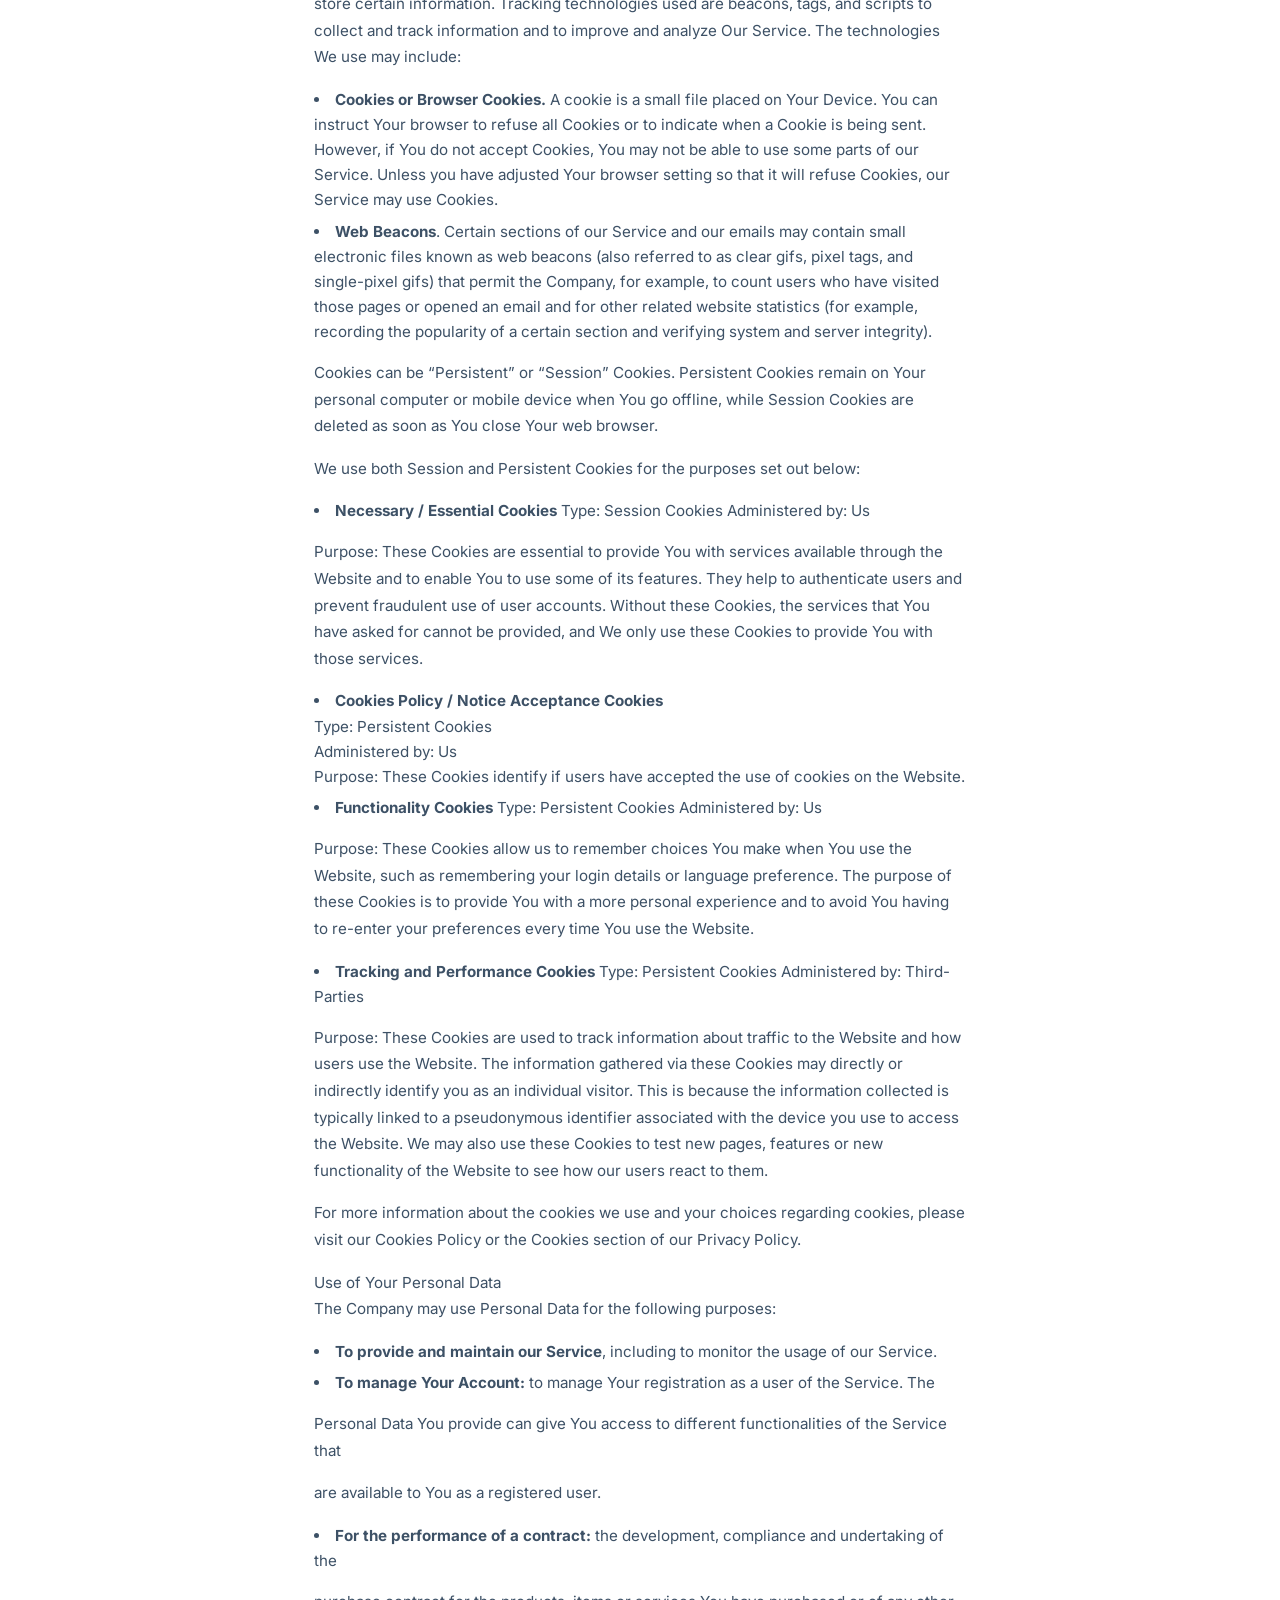
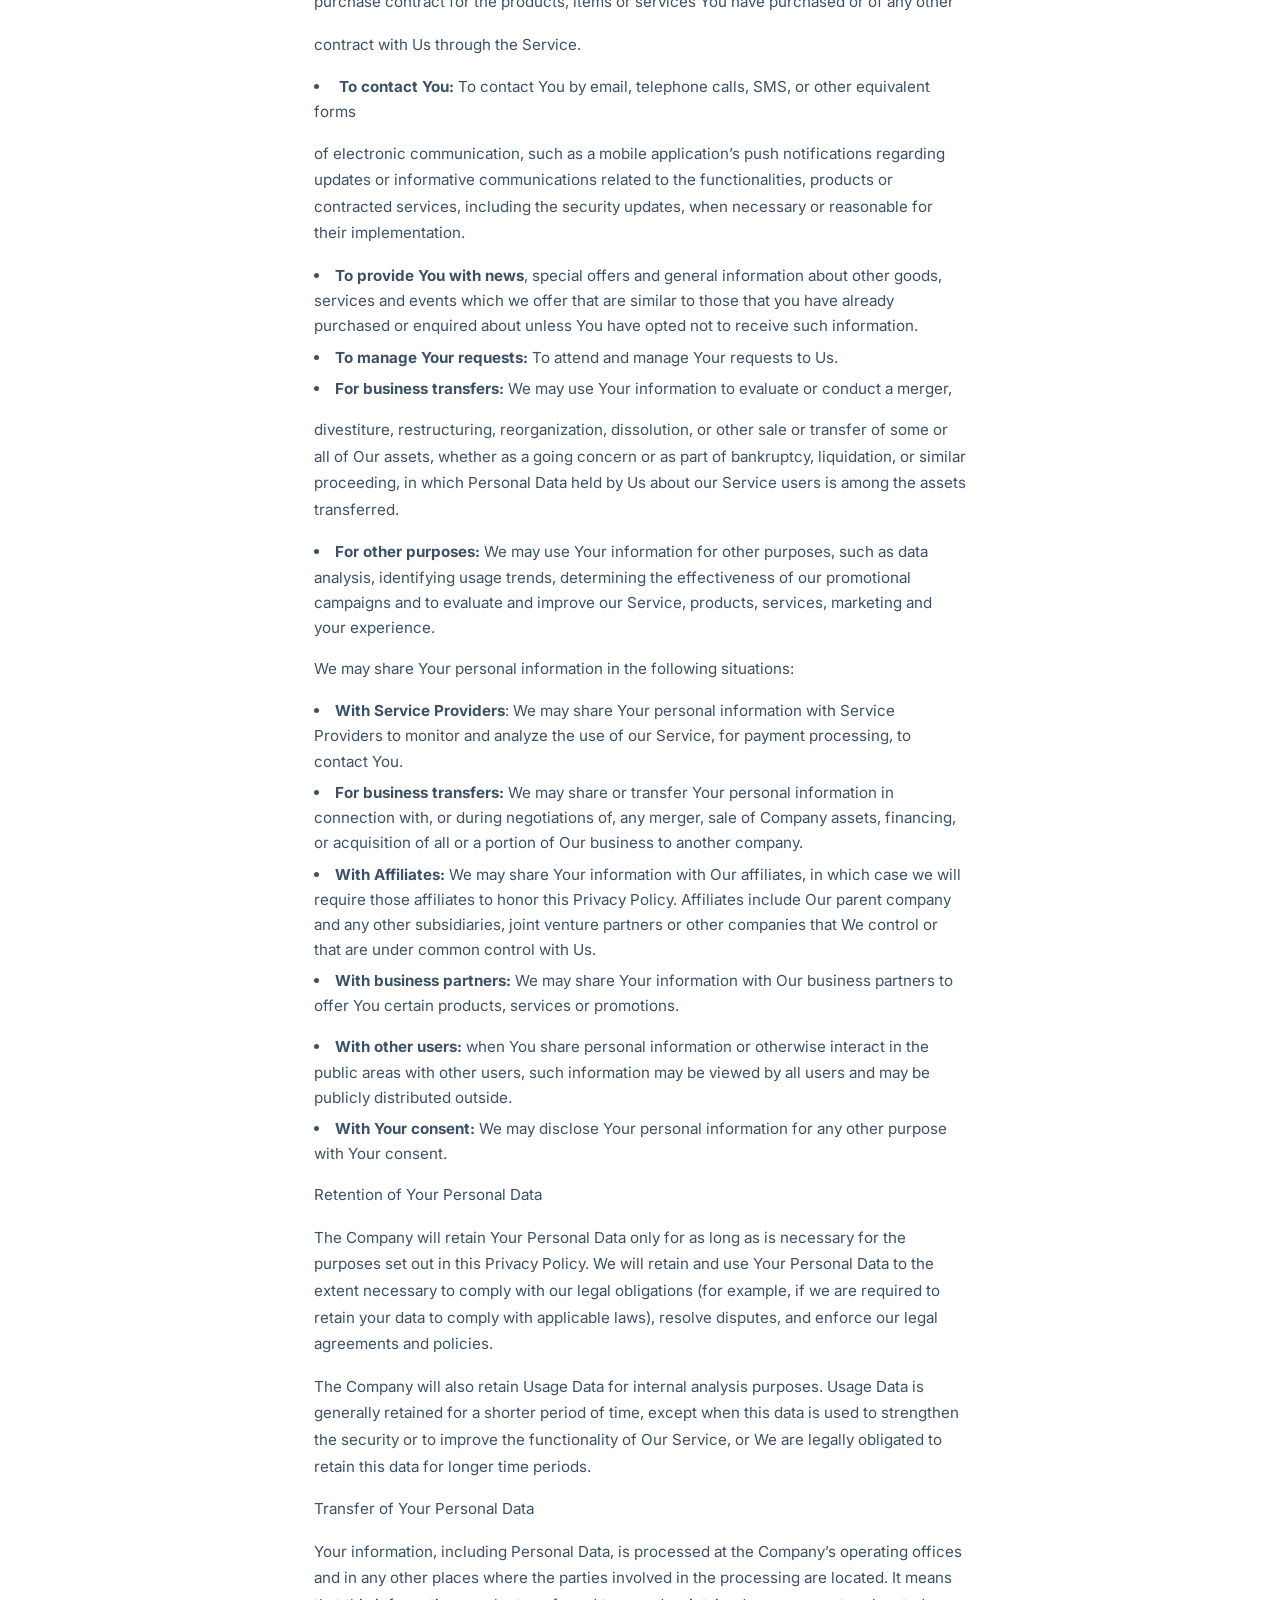
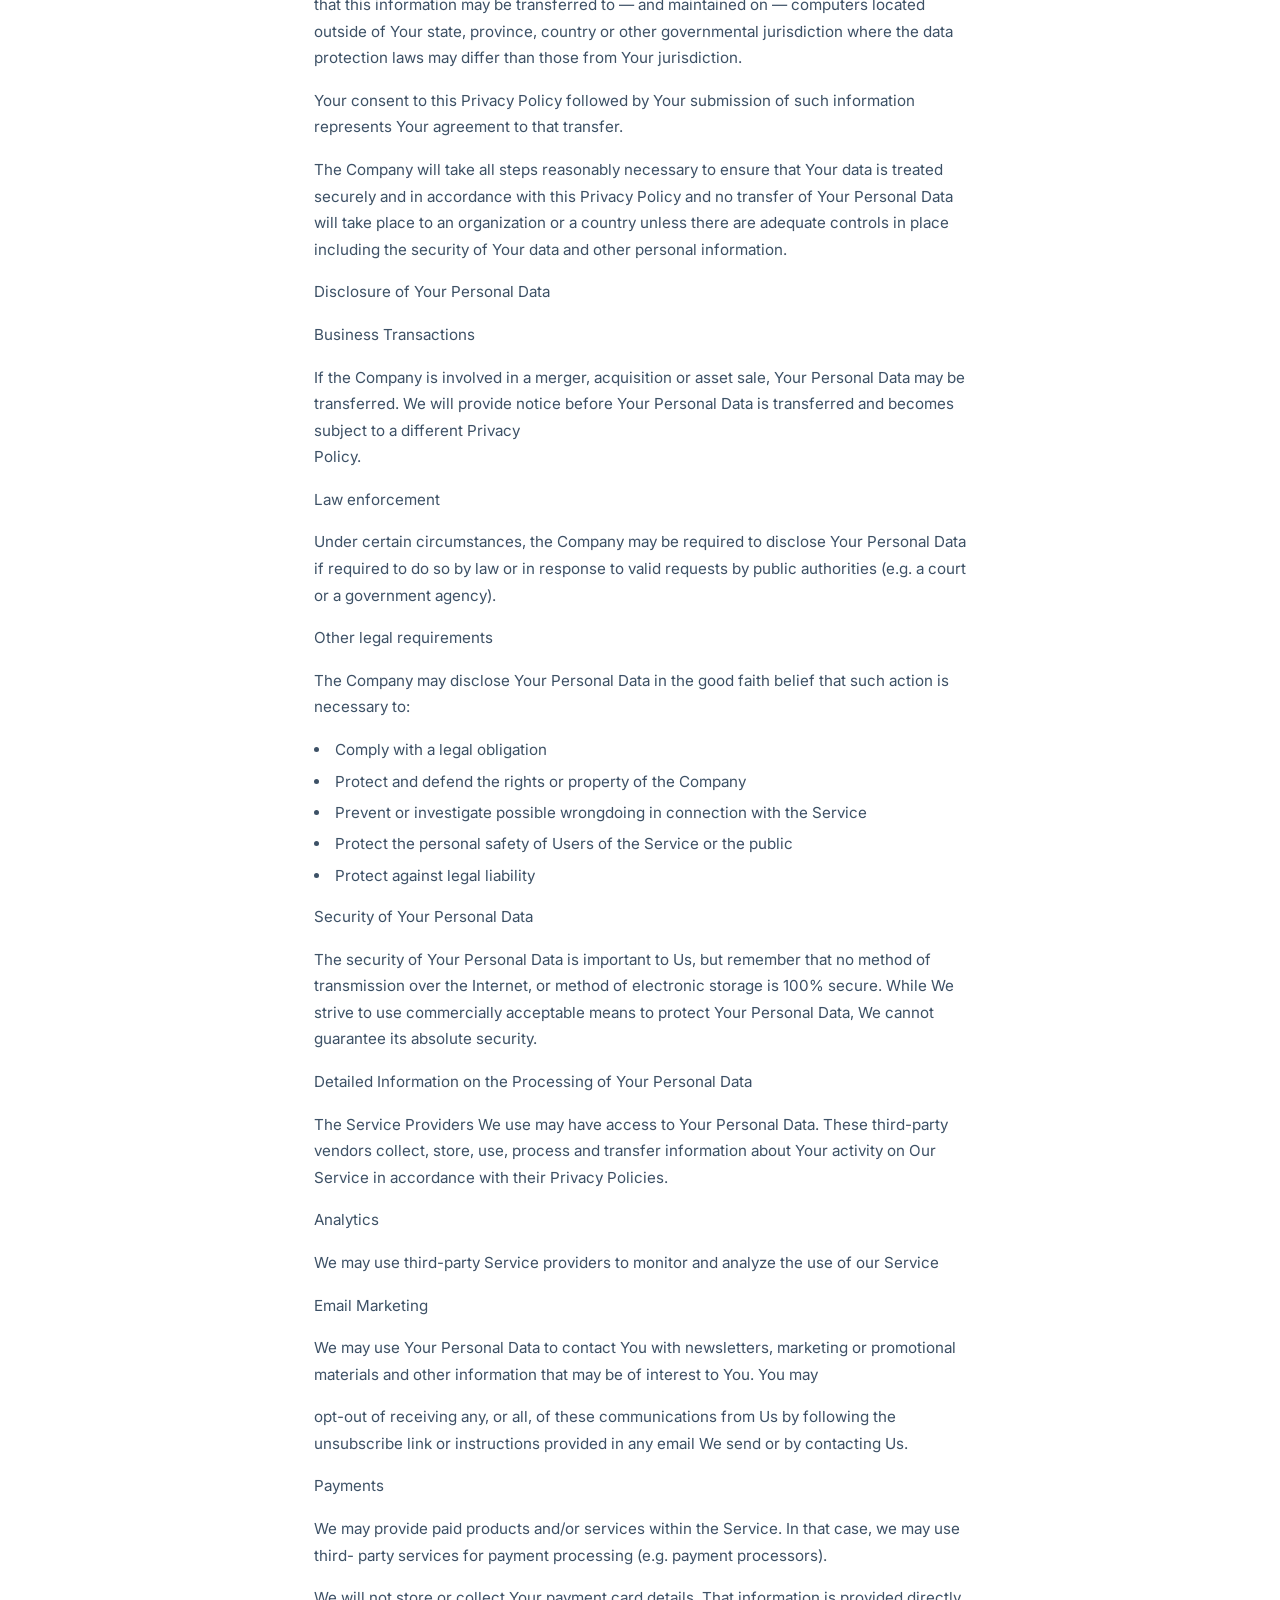
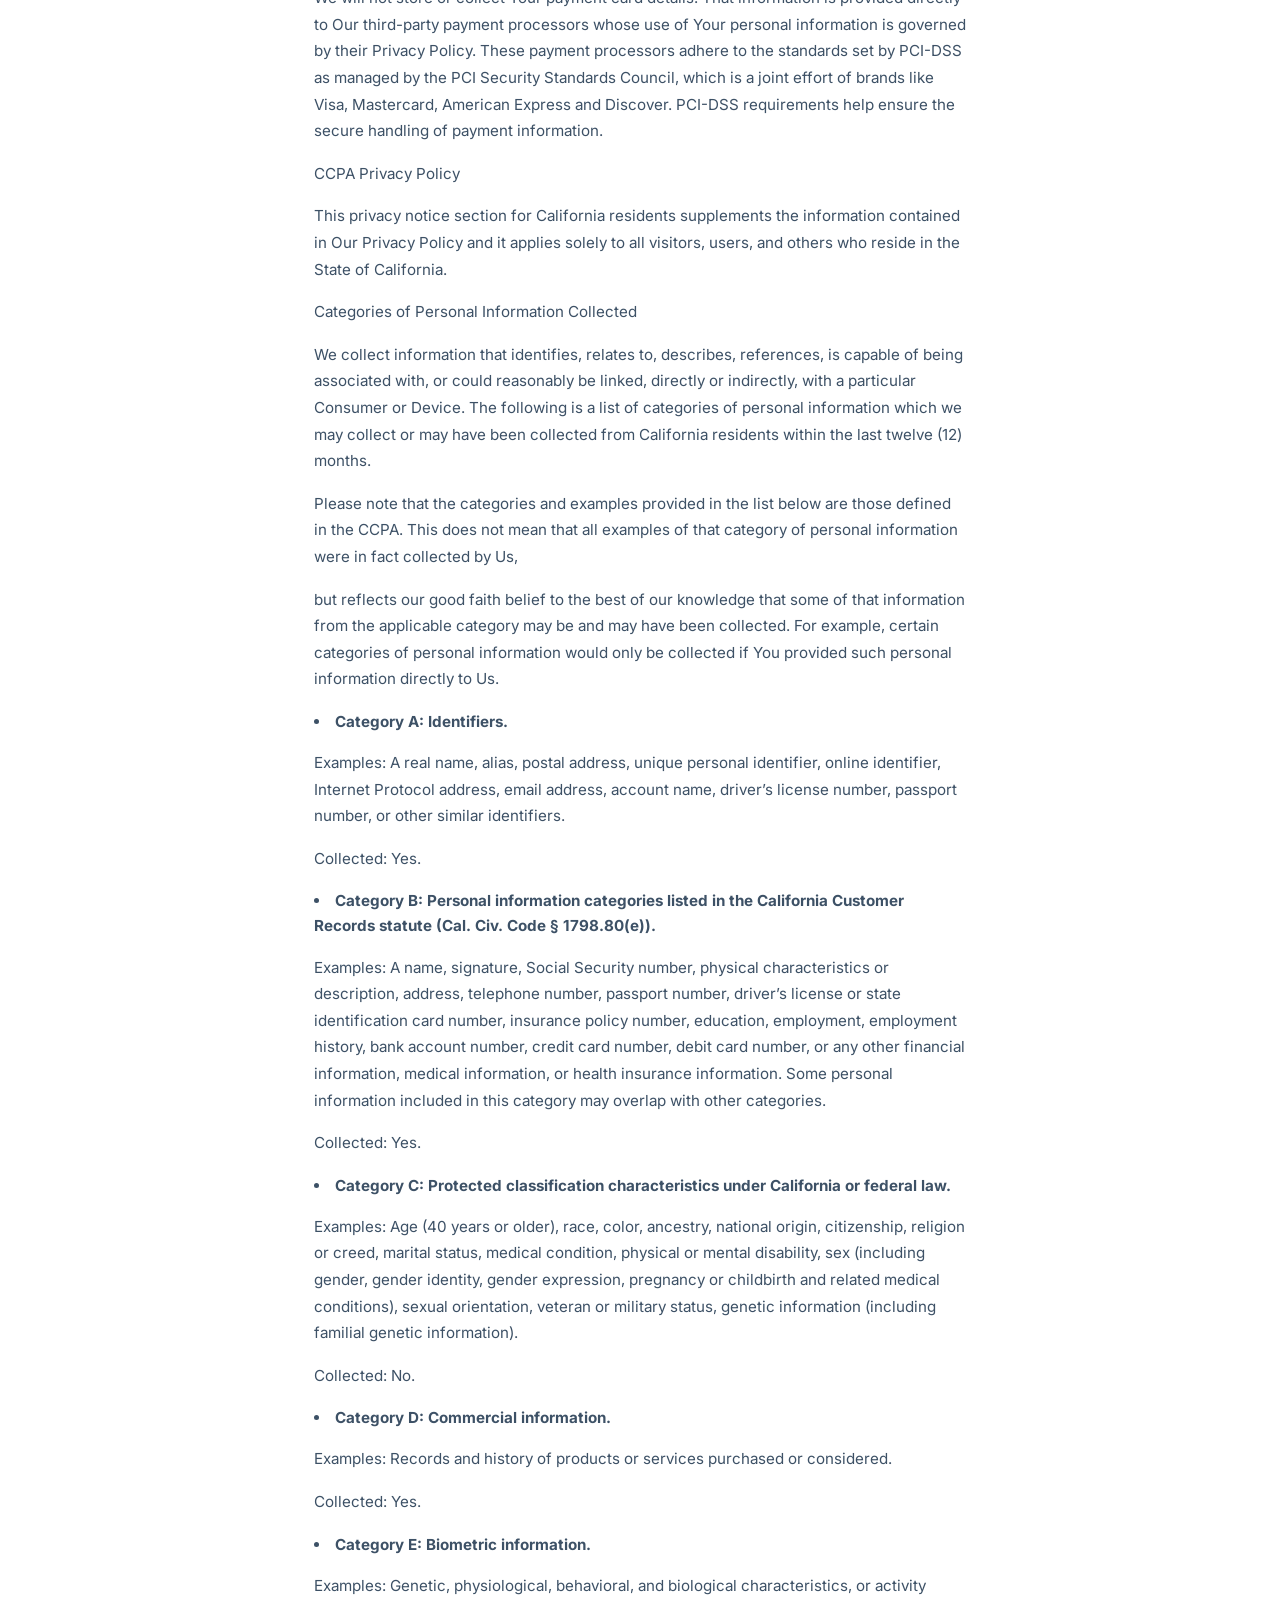
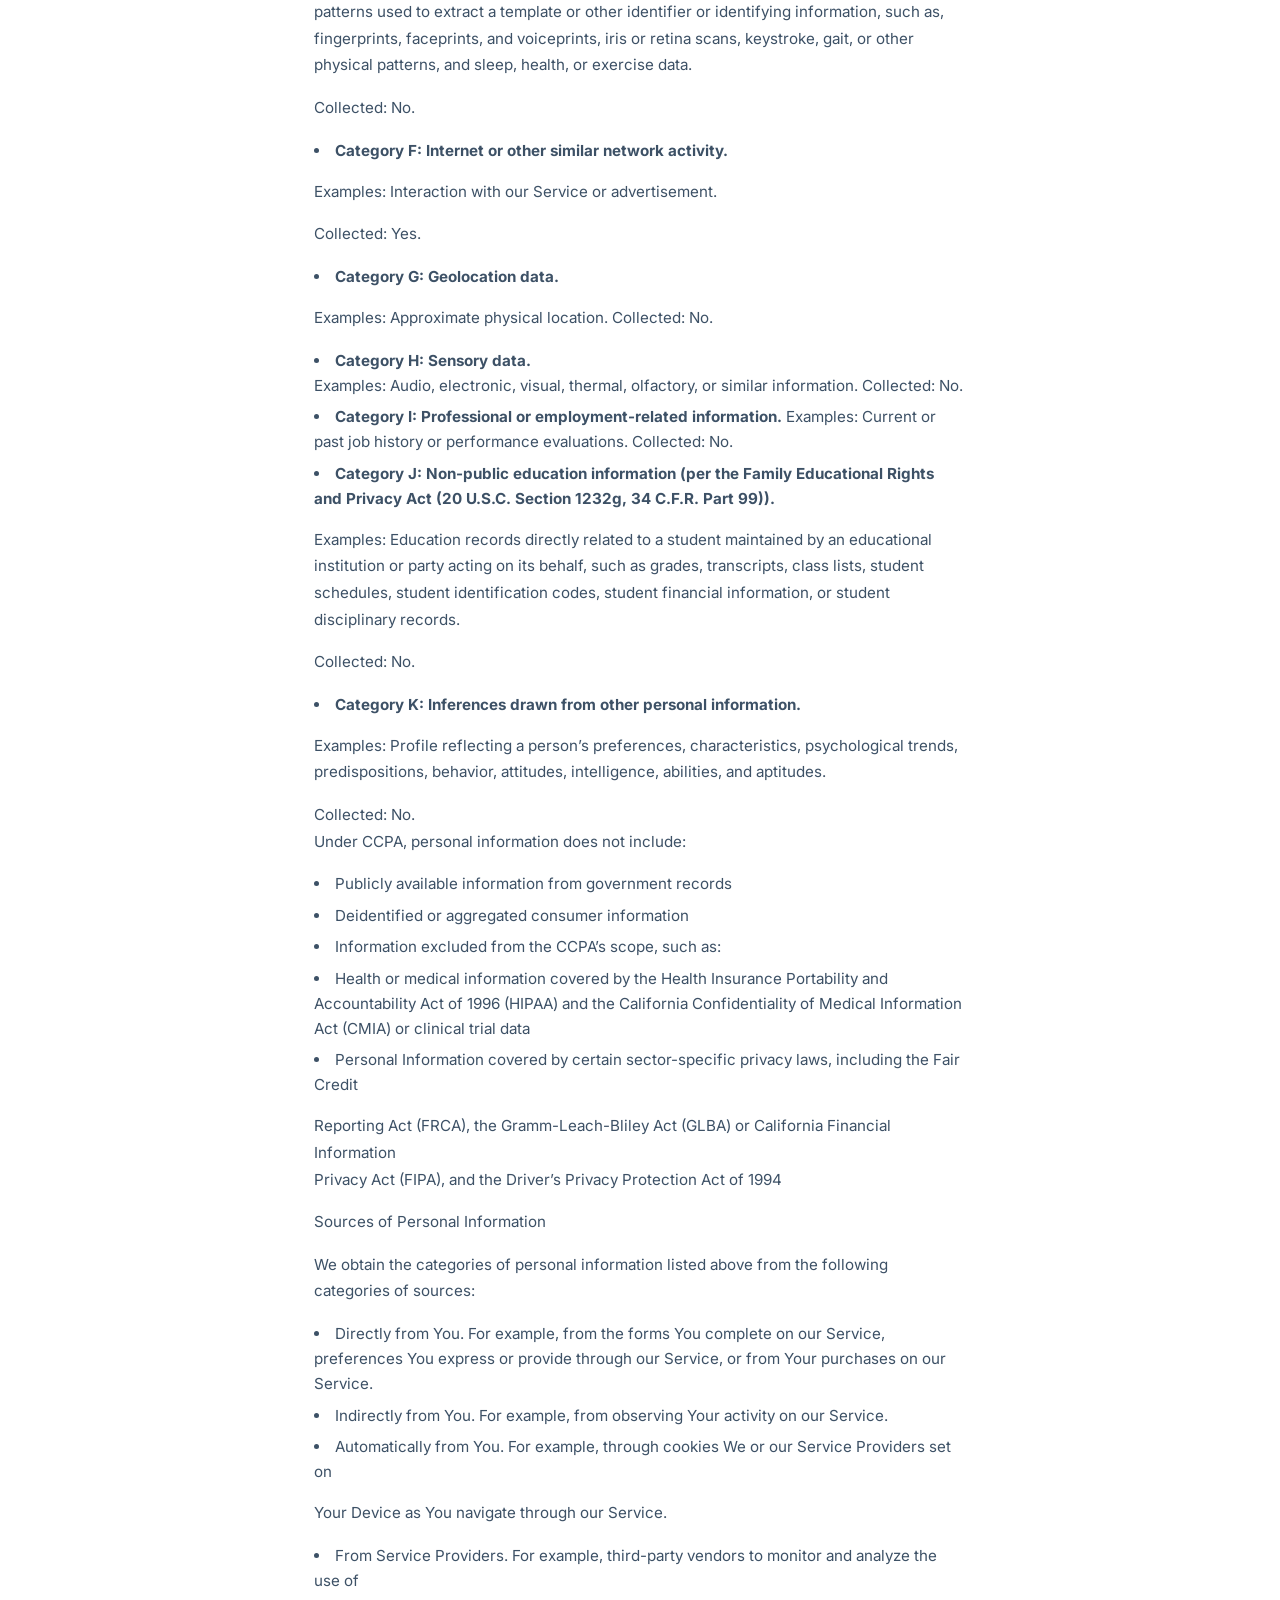
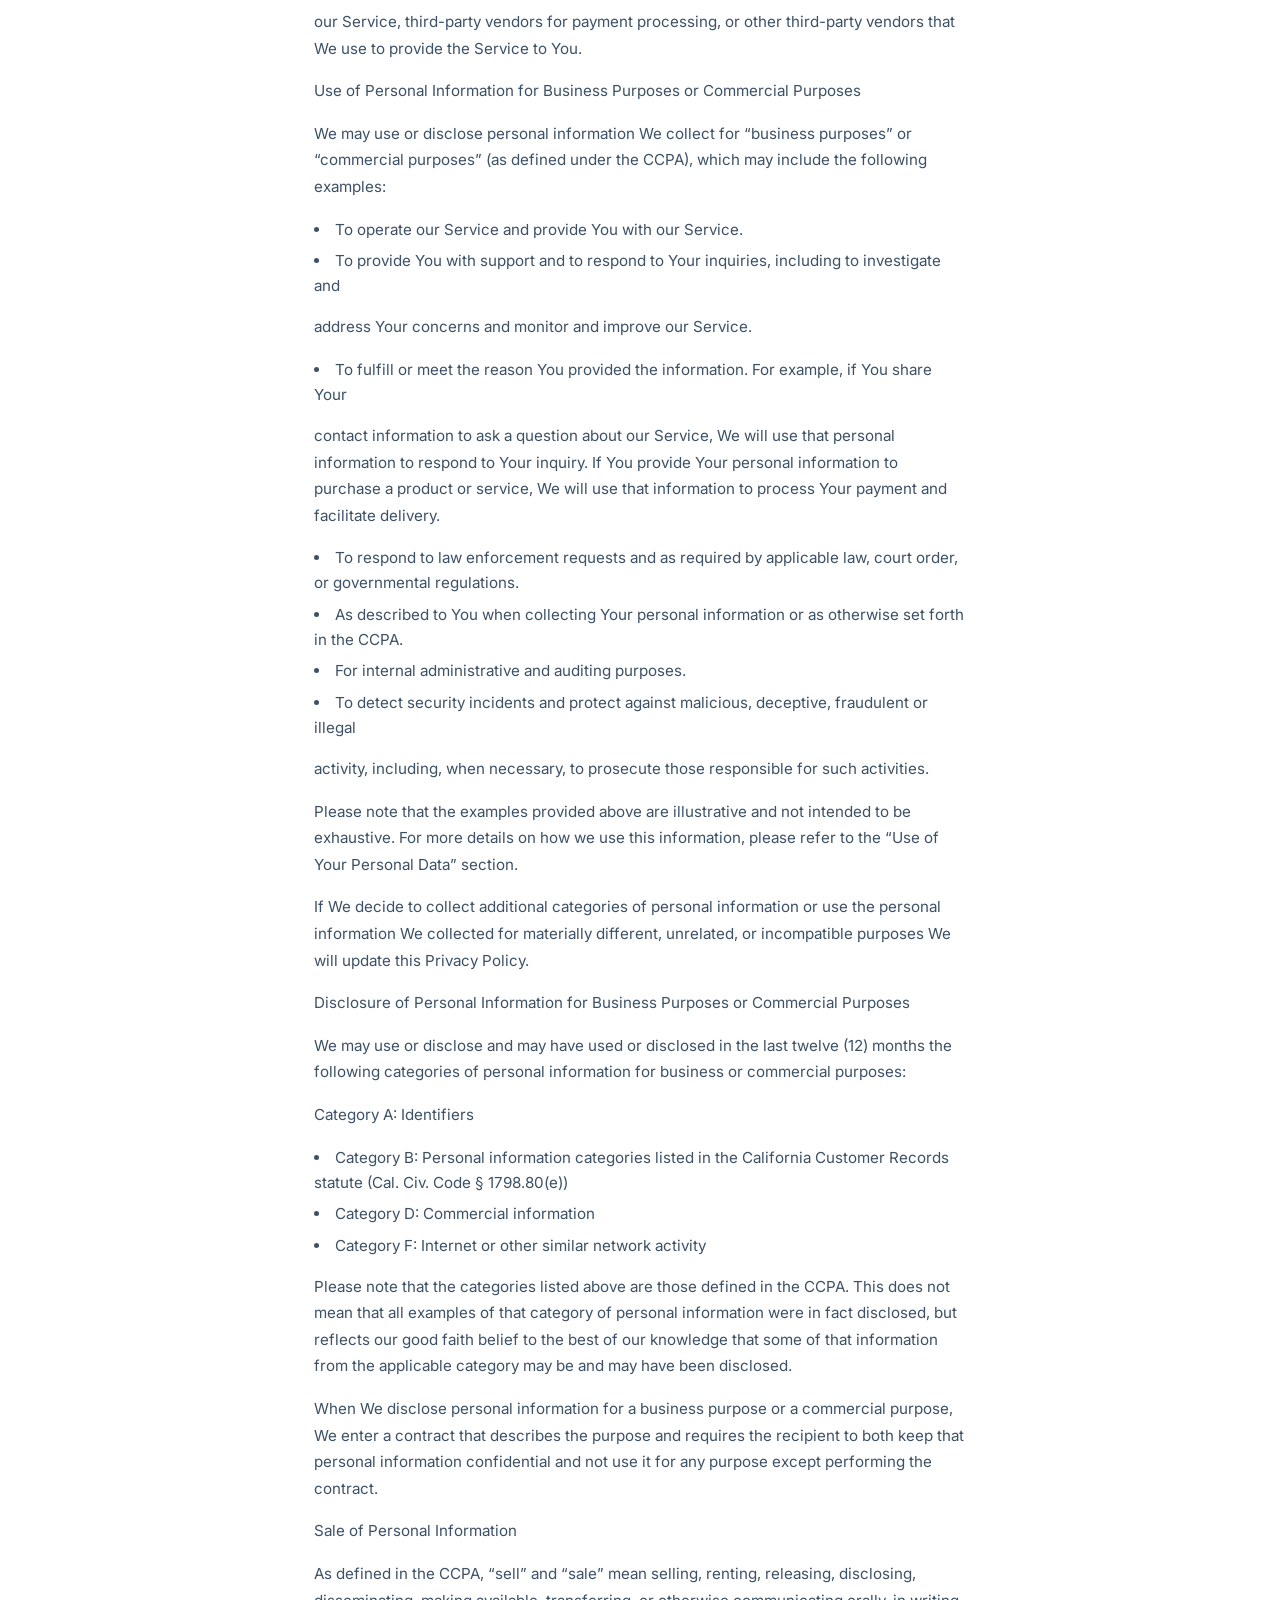
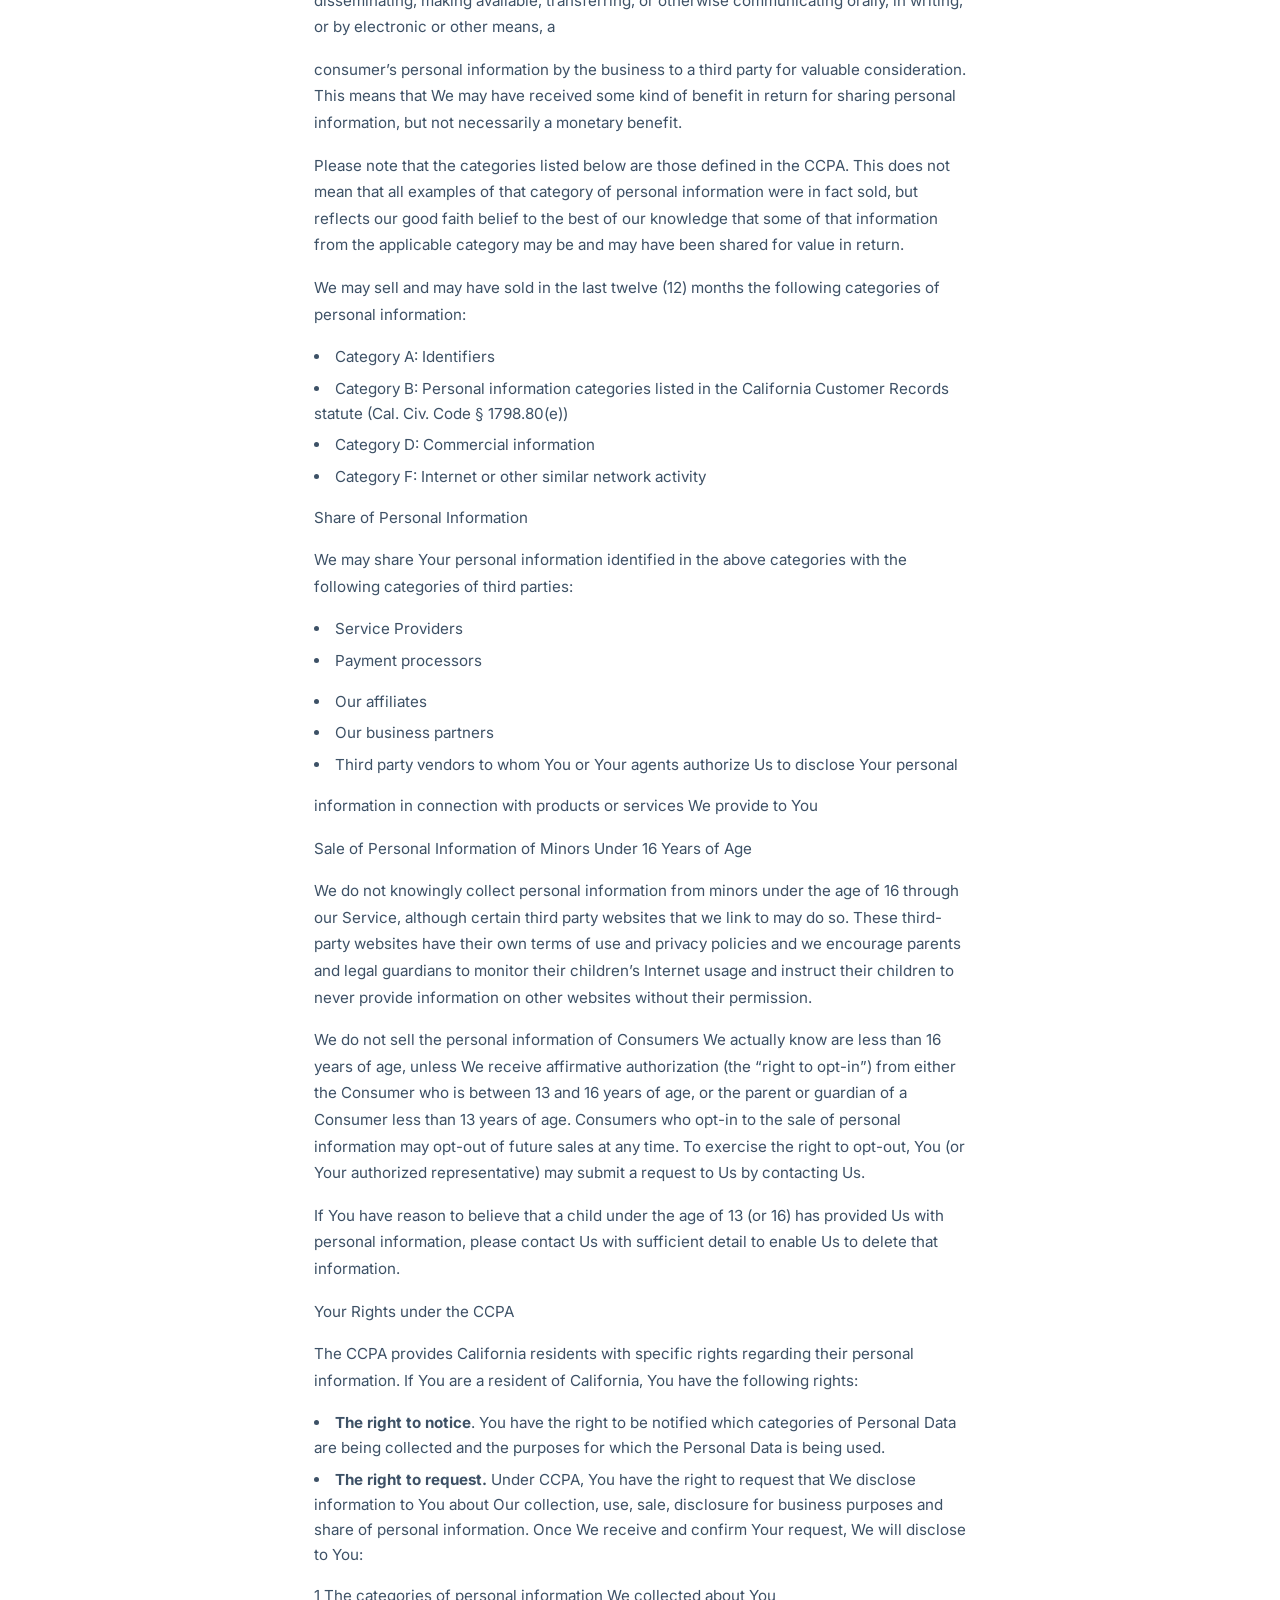
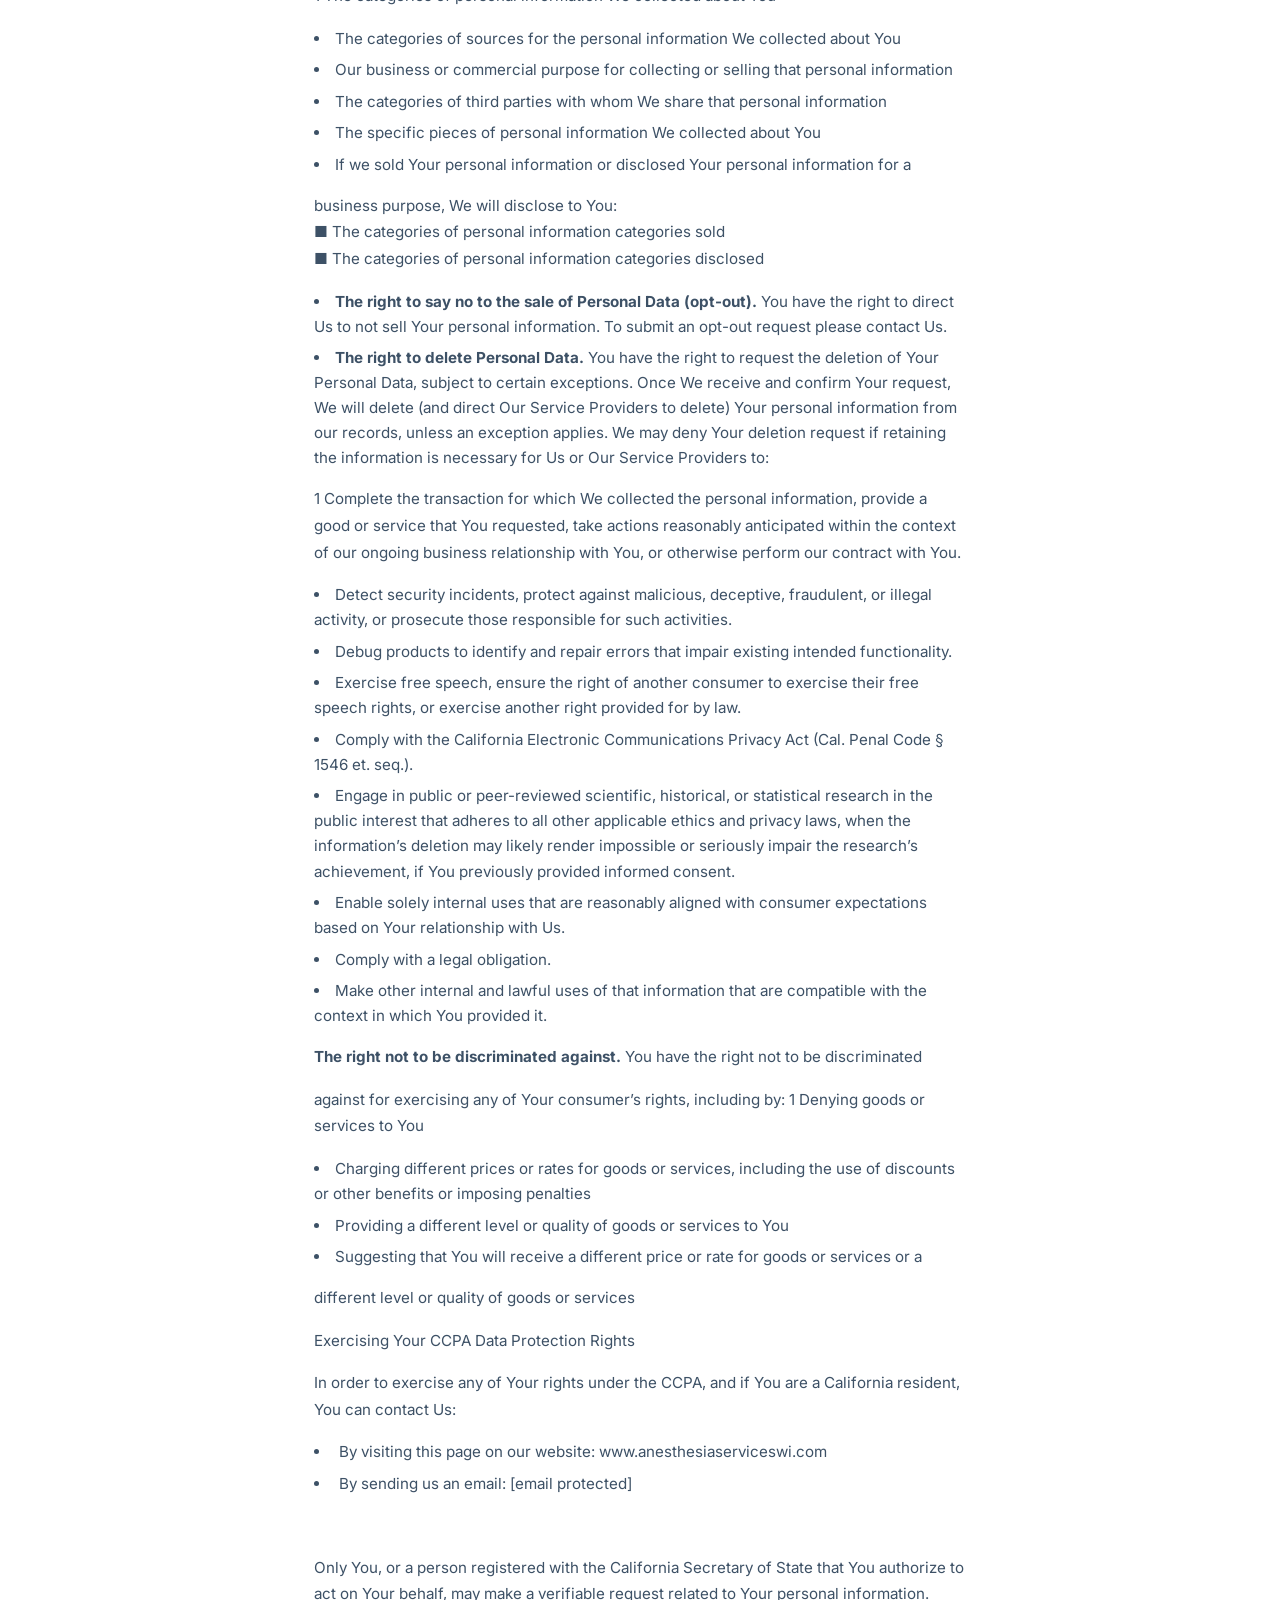
<file: privacy-policy.html>
﻿<!DOCTYPE html>
<html lang="en">
<head>
  <meta charset="UTF-8" />
  <meta name="viewport" content="width=device-width, initial-scale=1.0" />
  <title>Privacy Policy — Wisconsin Anesthesia Professionals</title>
  <meta name="description" content="Privacy Policy for Wisconsin Anesthesia Professionals. Learn how we collect, use, and protect your personal information." />
  <link rel="preconnect" href="https://fonts.googleapis.com" />
  <link rel="preconnect" href="https://fonts.gstatic.com" crossorigin />
  <link href="https://fonts.googleapis.com/css2?family=Playfair+Display:wght@600;700&family=Inter:wght@300;400;500;600;700&display=swap" rel="stylesheet" />
  <link rel="stylesheet" href="css/style.css" />
</head>
<body>

  <nav class="site-nav scrolled" aria-label="Main navigation">
    <div class="nav-inner">
      <a href="index.html" class="nav-logo" aria-label="Wisconsin Anesthesia Professionals home">
        <span class="logo-main">Wisconsin Anesthesia Professionals</span>
        <span class="logo-sub">Milwaukee, Wisconsin</span>
      </a>
      <ul class="nav-links" id="navLinks" role="list">
        <li><a href="index.html#about">About</a></li>
        <li><a href="index.html#services">Services</a></li>
        <li><a href="index.html#why">Why Us</a></li>
        <li><a href="blog.html">Blog</a></li>
        <li><a href="index.html#contact" class="nav-cta">Contact Us</a></li>
      </ul>
      <button class="hamburger" id="hamburger" aria-label="Toggle navigation" aria-expanded="false">
        <span></span><span></span><span></span>
      </button>
    </div>
  </nav>

  <div class="policy-page">
    <div class="policy-hero">
      <span class="section-label">Legal</span>
      <h1>Privacy Policy</h1>
      <p>How Wisconsin Anesthesia Professionals collects, uses, and protects your information.</p>
    </div>

    <div class="policy-content">
      <p>CCPA Privacy Policy</p><p>Privacy Policy<br />Our Privacy Policy was last updated on March 1, 2023</p><p>This Privacy Policy describes Our policies and procedures on the collection, use and disclosure of Your information when You use the Service and tells You about Your privacy rights and how the law protects You.</p><p>We use Your Personal data to provide and improve the Service. By using the Service, You agree to the collection and use of information in accordance with this Privacy Policy. This Privacy Policy was generated by TermsFeed CCPA Privacy Policy Generator.</p><p>Interpretation and Definitions</p><p>Interpretation</p><p>The words of which the initial letter is capitalized have meanings defined under the following conditions. The following definitions shall have the same meaning regardless of whether they appear in singular or in plural.</p><p>Definitions</p><p>For the purposes of this Privacy Policy:</p><ul><li>&#8220;<strong>Account</strong>&#8221; means a unique account created for You to access our Service or parts of our Service.</li><li>&#8220;<strong>Business</strong>&#8220;, for the purpose of the CCPA (California Consumer Privacy Act), refers to the Company as the legal entity that collects Consumers&#8217; personal information and determines the purposes and means of the processing of Consumers&#8217; personal information, or on behalf of which such information is collected and that alone, or jointly with others, determines the purposes and means of the processing of consumers&#8217; personal information, that does business in the State of California.</li><li>&#8220;<strong>Company</strong>&#8221; (referred to as either &#8220;the Company&#8221;, &#8220;We&#8221;, &#8220;Us&#8221; or &#8220;Our&#8221; in this Agreement) refers to Wisconsin Anesthesia Professionals.</li><li>&#8220;<strong>Country</strong>&#8221; refers to United States.</li><li>&#8220;<strong>Consumer</strong>&#8220;, for the purpose of the CCPA (California Consumer Privacy Act), means a</li></ul><p>natural person who is a California resident. A resident, as defined in the law, includes (1)</p><p>every individual who is in the USA for other than a temporary or transitory purpose, and (2) every individual who is domiciled in the USA who is outside the USA for a temporary or transitory purpose.</p><ul><li>&#8220;<strong>Cookies</strong>&#8221; are small files that are placed on Your computer, mobile device or any other device by a website, containing the details of Your browsing history on that website among its many uses.</li><li>&#8220;<strong>Device</strong>&#8221; means any device that can access the Service such as a computer, a cell phone or a digital tablet.</li><li>&#8220;<strong>Do Not Track (DNT)”</strong>is a concept that has been promoted by US regulatory authorities, in particular the U.S. Federal Trade Commission (FTC), for the Internet industry to develop and implement a mechanism for allowing internet users to control the tracking of their online activities across websites.</li><li>&#8220;<strong>Personal Data</strong>&#8221; is any information that relates to an identified or identifiable individual. For the purposes of the CCPA, Personal Data means any information that identifies, relates to, describes or is capable of being associated with, or could reasonably be linked, directly or indirectly, with You.</li><li>&#8220;<strong>Sale</strong>&#8220;, for the purpose of the CCPA (California Consumer Privacy Act), means selling, renting, releasing, disclosing, disseminating, making available, transferring, or otherwise communicating orally, in writing, or by electronic or other means, a Consumer&#8217;s personal information to another business or a third party for monetary or other valuable consideration.</li><li>&#8220;<strong>Service</strong>&#8221; refers to the Website.</li><li>&#8220;<strong>Service Provider</strong>&#8221; means any natural or legal person who processes the data on behalf of</li></ul><p>the Company. It refers to third-party companies or individuals employed by the Company to facilitate the Service, to provide the Service on behalf of the Company, to perform services related to the Service or to assist the Company in analyzing how the Service is used.</p><ul><li>&#8220;<strong>Usage Data</strong>&#8221; refers to data collected automatically, either generated by the use of the Service or from the Service infrastructure itself (for example, the duration of a page visit).</li><li>&#8220;<strong>Website</strong>&#8221; refers to anesthesiaserviceswi.com, accessible from www.anesthesiaserviceswi.com</li><li>&#8220;<strong>You</strong>&#8221; means the individual accessing or using the Service, or the company, or other legal entity on behalf of which such individual is accessing or using the Service, as applicable.</li></ul><p>Collecting and Using Your Personal Data</p><p>Types of Data Collected</p><p>Personal Data</p><p>While using Our Service, We may ask You to provide Us with certain personally identifiable information that can be used to contact or identify You. Personally identifiable information may include, but is not limited to:</p><ul><li>Email address</li><li>First name and last name</li><li>Phone number</li><li>Address, State, Province, ZIP/Postal code, City</li><li>Usage Data</li></ul><p>Usage Data</p><p>Usage Data is collected automatically when using the Service.</p><p>Usage Data may include information such as Your Device&#8217;s Internet Protocol address (e.g. IP address), browser type, browser version, the pages of our Service that You visit, the time and date of Your visit, the time spent on those pages, unique device identifiers and other diagnostic data.</p><p>When You access the Service by or through a mobile device, We may collect certain information automatically, including, but not limited to, the type of mobile device You use, Your mobile device unique ID, the IP address of Your mobile device, Your mobile operating system, the type of mobile Internet browser You use, unique device identifiers and other diagnostic data.</p><p>We may also collect information that Your browser sends whenever You visit our Service or when You access the Service by or through a mobile device.</p><p>Tracking Technologies and Cookies</p><p>We use Cookies and similar tracking technologies to track the activity on Our Service and store certain information. Tracking technologies used are beacons, tags, and scripts to collect and track information and to improve and analyze Our Service. The technologies We use may include:</p><ul><li><strong>Cookies or Browser Cookies. </strong>A cookie is a small file placed on Your Device. You can instruct Your browser to refuse all Cookies or to indicate when a Cookie is being sent. However, if You do not accept Cookies, You may not be able to use some parts of our Service. Unless you have adjusted Your browser setting so that it will refuse Cookies, our Service may use Cookies.</li><li><strong>Web Beacons</strong>. Certain sections of our Service and our emails may contain small electronic files known as web beacons (also referred to as clear gifs, pixel tags, and single-pixel gifs) that permit the Company, for example, to count users who have visited those pages or opened an email and for other related website statistics (for example, recording the popularity of a certain section and verifying system and server integrity).</li></ul><p>Cookies can be &#8220;Persistent&#8221; or &#8220;Session&#8221; Cookies. Persistent Cookies remain on Your personal computer or mobile device when You go offline, while Session Cookies are deleted as soon as You close Your web browser.</p><p>We use both Session and Persistent Cookies for the purposes set out below:</p><ul><li><strong>Necessary / Essential Cookies </strong>Type: Session Cookies Administered by: Us</li></ul><p>Purpose: These Cookies are essential to provide You with services available through the Website and to enable You to use some of its features. They help to authenticate users and prevent fraudulent use of user accounts. Without these Cookies, the services that You have asked for cannot be provided, and We only use these Cookies to provide You with those services.</p><ul><li><strong>Cookies Policy / Notice Acceptance Cookies<br /></strong>Type: Persistent Cookies<br />Administered by: Us<br />Purpose: These Cookies identify if users have accepted the use of cookies on the Website.</li><li><strong>Functionality Cookies </strong>Type: Persistent Cookies Administered by: Us</li></ul><p>Purpose: These Cookies allow us to remember choices You make when You use the Website, such as remembering your login details or language preference. The purpose of these Cookies is to provide You with a more personal experience and to avoid You having to re-enter your preferences every time You use the Website.</p><ul><li><strong>Tracking and Performance Cookies </strong>Type: Persistent Cookies Administered by: Third-Parties</li></ul><p>Purpose: These Cookies are used to track information about traffic to the Website and how users use the Website. The information gathered via these Cookies may directly or indirectly identify you as an individual visitor. This is because the information collected is typically linked to a pseudonymous identifier associated with the device you use to access the Website. We may also use these Cookies to test new pages, features or new functionality of the Website to see how our users react to them.</p><p>For more information about the cookies we use and your choices regarding cookies, please visit our Cookies Policy or the Cookies section of our Privacy Policy.</p><p>Use of Your Personal Data<br />The Company may use Personal Data for the following purposes:</p><ul><li><strong>To provide and maintain our Service</strong>, including to monitor the usage of our Service.</li><li><strong>To manage Your Account: </strong>to manage Your registration as a user of the Service. The</li></ul><p>Personal Data You provide can give You access to different functionalities of the Service that</p><p>are available to You as a registered user.</p><ul><li><strong>For the performance of a contract: </strong>the development, compliance and undertaking of the</li></ul><p>purchase contract for the products, items or services You have purchased or of any other</p><p>contract with Us through the Service.</p><ul><li> <strong>To contact You: </strong>To contact You by email, telephone calls, SMS, or other equivalent forms</li></ul><p>of electronic communication, such as a mobile application&#8217;s push notifications regarding updates or informative communications related to the functionalities, products or contracted services, including the security updates, when necessary or reasonable for their implementation.</p><ul><li><strong>To provide You with news</strong>, special offers and general information about other goods, services and events which we offer that are similar to those that you have already purchased or enquired about unless You have opted not to receive such information.</li><li><strong>To manage Your requests: </strong>To attend and manage Your requests to Us.</li><li><strong>For business transfers: </strong>We may use Your information to evaluate or conduct a merger,</li></ul><p>divestiture, restructuring, reorganization, dissolution, or other sale or transfer of some or all of Our assets, whether as a going concern or as part of bankruptcy, liquidation, or similar proceeding, in which Personal Data held by Us about our Service users is among the assets transferred.</p><ul><li><strong>For other purposes: </strong>We may use Your information for other purposes, such as data analysis, identifying usage trends, determining the effectiveness of our promotional campaigns and to evaluate and improve our Service, products, services, marketing and your experience.</li></ul><p>We may share Your personal information in the following situations:</p><ul><li><strong>With Service Providers</strong>: We may share Your personal information with Service Providers to monitor and analyze the use of our Service, for payment processing, to contact You.</li><li><strong>For business transfers: </strong>We may share or transfer Your personal information in connection with, or during negotiations of, any merger, sale of Company assets, financing, or acquisition of all or a portion of Our business to another company.</li><li><strong>With Affiliates: </strong>We may share Your information with Our affiliates, in which case we will require those affiliates to honor this Privacy Policy. Affiliates include Our parent company and any other subsidiaries, joint venture partners or other companies that We control or that are under common control with Us.</li><li><strong>With business partners: </strong>We may share Your information with Our business partners to offer You certain products, services or promotions.</li></ul><ul><li><strong>With other users: </strong>when You share personal information or otherwise interact in the public areas with other users, such information may be viewed by all users and may be publicly distributed outside.</li><li><strong>With Your consent: </strong>We may disclose Your personal information for any other purpose with Your consent.</li></ul><p>Retention of Your Personal Data</p><p>The Company will retain Your Personal Data only for as long as is necessary for the purposes set out in this Privacy Policy. We will retain and use Your Personal Data to the extent necessary to comply with our legal obligations (for example, if we are required to retain your data to comply with applicable laws), resolve disputes, and enforce our legal agreements and policies.</p><p>The Company will also retain Usage Data for internal analysis purposes. Usage Data is generally retained for a shorter period of time, except when this data is used to strengthen the security or to improve the functionality of Our Service, or We are legally obligated to retain this data for longer time periods.</p><p>Transfer of Your Personal Data</p><p>Your information, including Personal Data, is processed at the Company&#8217;s operating offices and in any other places where the parties involved in the processing are located. It means that this information may be transferred to — and maintained on — computers located outside of Your state, province, country or other governmental jurisdiction where the data protection laws may differ than those from Your jurisdiction.</p><p>Your consent to this Privacy Policy followed by Your submission of such information represents Your agreement to that transfer.</p><p>The Company will take all steps reasonably necessary to ensure that Your data is treated securely and in accordance with this Privacy Policy and no transfer of Your Personal Data will take place to an organization or a country unless there are adequate controls in place including the security of Your data and other personal information.</p><p>Disclosure of Your Personal Data</p><p>Business Transactions</p><p>If the Company is involved in a merger, acquisition or asset sale, Your Personal Data may be transferred. We will provide notice before Your Personal Data is transferred and becomes subject to a different Privacy<br />Policy.</p><p>Law enforcement</p><p>Under certain circumstances, the Company may be required to disclose Your Personal Data if required to do so by law or in response to valid requests by public authorities (e.g. a court or a government agency).</p><p>Other legal requirements</p><p>The Company may disclose Your Personal Data in the good faith belief that such action is necessary to:</p><ul><li>Comply with a legal obligation</li><li>Protect and defend the rights or property of the Company</li><li>Prevent or investigate possible wrongdoing in connection with the Service</li><li>Protect the personal safety of Users of the Service or the public</li><li>Protect against legal liability</li></ul><p>Security of Your Personal Data</p><p>The security of Your Personal Data is important to Us, but remember that no method of transmission over the Internet, or method of electronic storage is 100% secure. While We strive to use commercially acceptable means to protect Your Personal Data, We cannot guarantee its absolute security.</p><p>Detailed Information on the Processing of Your Personal Data</p><p>The Service Providers We use may have access to Your Personal Data. These third-party vendors collect, store, use, process and transfer information about Your activity on Our Service in accordance with their Privacy Policies.</p><p>Analytics</p><p>We may use third-party Service providers to monitor and analyze the use of our Service</p><p>Email Marketing</p><p>We may use Your Personal Data to contact You with newsletters, marketing or promotional materials and other information that may be of interest to You. You may</p><p>opt-out of receiving any, or all, of these communications from Us by following the unsubscribe link or instructions provided in any email We send or by contacting Us.</p><p>Payments</p><p>We may provide paid products and/or services within the Service. In that case, we may use third- party services for payment processing (e.g. payment processors).</p><p>We will not store or collect Your payment card details. That information is provided directly to Our third-party payment processors whose use of Your personal information is governed by their Privacy Policy. These payment processors adhere to the standards set by PCI-DSS as managed by the PCI Security Standards Council, which is a joint effort of brands like Visa, Mastercard, American Express and Discover. PCI-DSS requirements help ensure the secure handling of payment information.</p><p>CCPA Privacy Policy</p><p>This privacy notice section for California residents supplements the information contained in Our Privacy Policy and it applies solely to all visitors, users, and others who reside in the State of California.</p><p>Categories of Personal Information Collected</p><p>We collect information that identifies, relates to, describes, references, is capable of being associated with, or could reasonably be linked, directly or indirectly, with a particular Consumer or Device. The following is a list of categories of personal information which we may collect or may have been collected from California residents within the last twelve (12) months.</p><p>Please note that the categories and examples provided in the list below are those defined in the CCPA. This does not mean that all examples of that category of personal information were in fact collected by Us,</p><p>but reflects our good faith belief to the best of our knowledge that some of that information from the applicable category may be and may have been collected. For example, certain categories of personal information would only be collected if You provided such personal information directly to Us.</p><ul><li><strong>Category A: Identifiers. </strong></li></ul><p>Examples: A real name, alias, postal address, unique personal identifier, online identifier, Internet Protocol address, email address, account name, driver&#8217;s license number, passport number, or other similar identifiers.</p><p>Collected: Yes.</p><ul><li><strong>Category B: Personal information categories listed in the California Customer Records statute (Cal. Civ. Code § 1798.80(e)). </strong></li></ul><p>Examples: A name, signature, Social Security number, physical characteristics or description, address, telephone number, passport number, driver&#8217;s license or state identification card number, insurance policy number, education, employment, employment history, bank account number, credit card number, debit card number, or any other financial information, medical information, or health insurance information. Some personal information included in this category may overlap with other categories.</p><p>Collected: Yes.</p><ul><li><strong>Category C: Protected classification characteristics under California or federal law. </strong></li></ul><p>Examples: Age (40 years or older), race, color, ancestry, national origin, citizenship, religion or creed, marital status, medical condition, physical or mental disability, sex (including gender, gender identity, gender expression, pregnancy or childbirth and related medical conditions), sexual orientation, veteran or military status, genetic information (including familial genetic information).</p><p>Collected: No.</p><ul><li><strong>Category D: Commercial information. </strong></li></ul><p>Examples: Records and history of products or services purchased or considered.</p><p>Collected: Yes.</p><ul><li><strong>Category E: Biometric information. </strong></li></ul><p>Examples: Genetic, physiological, behavioral, and biological characteristics, or activity patterns used to extract a template or other identifier or identifying information, such as, fingerprints, faceprints, and voiceprints, iris or retina scans, keystroke, gait, or other physical patterns, and sleep, health, or exercise data.</p><p>Collected: No.</p><ul><li><strong>Category F: Internet or other similar network activity. </strong></li></ul><p>Examples: Interaction with our Service or advertisement.</p><p>Collected: Yes.</p><ul><li><strong>Category G: Geolocation data. </strong></li></ul><p>Examples: Approximate physical location. Collected: No.</p><ul><li><strong>Category H: Sensory data.<br /></strong>Examples: Audio, electronic, visual, thermal, olfactory, or similar information. Collected: No.</li><li><strong>Category I: Professional or employment-related information. </strong>Examples: Current or past job history or performance evaluations. Collected: No.</li><li><strong>Category J: Non-public education information (per the Family Educational Rights and Privacy Act (20 U.S.C. Section 1232g, 34 C.F.R. Part 99)). </strong></li></ul><p>Examples: Education records directly related to a student maintained by an educational institution or party acting on its behalf, such as grades, transcripts, class lists, student schedules, student identification codes, student financial information, or student disciplinary records.</p><p>Collected: No.</p><ul><li><strong>Category K: Inferences drawn from other personal information. </strong></li></ul><p>Examples: Profile reflecting a person&#8217;s preferences, characteristics, psychological trends, predispositions, behavior, attitudes, intelligence, abilities, and aptitudes.</p><p>Collected: No.<br />Under CCPA, personal information does not include:</p><ul><li>Publicly available information from government records</li><li>Deidentified or aggregated consumer information</li><li>Information excluded from the CCPA&#8217;s scope, such as:</li><li>Health or medical information covered by the Health Insurance Portability and Accountability Act of 1996 (HIPAA) and the California Confidentiality of Medical Information Act (CMIA) or clinical trial data</li><li>Personal Information covered by certain sector-specific privacy laws, including the Fair Credit</li></ul><p>Reporting Act (FRCA), the Gramm-Leach-Bliley Act (GLBA) or California Financial Information<br />Privacy Act (FIPA), and the Driver&#8217;s Privacy Protection Act of 1994</p><p>Sources of Personal Information</p><p>We obtain the categories of personal information listed above from the following categories of sources:</p><ul><li>Directly from You. For example, from the forms You complete on our Service, preferences You express or provide through our Service, or from Your purchases on our Service.</li><li>Indirectly from You. For example, from observing Your activity on our Service.</li><li>Automatically from You. For example, through cookies We or our Service Providers set on</li></ul><p>Your Device as You navigate through our Service.</p><ul><li>From Service Providers. For example, third-party vendors to monitor and analyze the use of</li></ul><p>our Service, third-party vendors for payment processing, or other third-party vendors that We use to provide the Service to You.</p><p>Use of Personal Information for Business Purposes or Commercial Purposes</p><p>We may use or disclose personal information We collect for &#8220;business purposes&#8221; or &#8220;commercial purposes&#8221; (as defined under the CCPA), which may include the following examples:</p><ul><li>To operate our Service and provide You with our Service.</li><li>To provide You with support and to respond to Your inquiries, including to investigate and</li></ul><p>address Your concerns and monitor and improve our Service.</p><ul><li>To fulfill or meet the reason You provided the information. For example, if You share Your</li></ul><p>contact information to ask a question about our Service, We will use that personal information to respond to Your inquiry. If You provide Your personal information to purchase a product or service, We will use that information to process Your payment and facilitate delivery.</p><ul><li>To respond to law enforcement requests and as required by applicable law, court order, or governmental regulations.</li><li>As described to You when collecting Your personal information or as otherwise set forth in the CCPA.</li><li>For internal administrative and auditing purposes.</li><li>To detect security incidents and protect against malicious, deceptive, fraudulent or illegal</li></ul><p>activity, including, when necessary, to prosecute those responsible for such activities.</p><p>Please note that the examples provided above are illustrative and not intended to be exhaustive. For more details on how we use this information, please refer to the &#8220;Use of Your Personal Data&#8221; section.</p><p>If We decide to collect additional categories of personal information or use the personal information We collected for materially different, unrelated, or incompatible purposes We will update this Privacy Policy.</p><p>Disclosure of Personal Information for Business Purposes or Commercial Purposes</p><p>We may use or disclose and may have used or disclosed in the last twelve (12) months the following categories of personal information for business or commercial purposes:</p><p>Category A: Identifiers</p><ul><li>Category B: Personal information categories listed in the California Customer Records statute (Cal. Civ. Code § 1798.80(e))</li><li>Category D: Commercial information</li><li>Category F: Internet or other similar network activity</li></ul><p>Please note that the categories listed above are those defined in the CCPA. This does not mean that all examples of that category of personal information were in fact disclosed, but reflects our good faith belief to the best of our knowledge that some of that information from the applicable category may be and may have been disclosed.</p><p>When We disclose personal information for a business purpose or a commercial purpose, We enter a contract that describes the purpose and requires the recipient to both keep that personal information confidential and not use it for any purpose except performing the contract.</p><p>Sale of Personal Information</p><p>As defined in the CCPA, &#8220;sell&#8221; and &#8220;sale&#8221; mean selling, renting, releasing, disclosing, disseminating, making available, transferring, or otherwise communicating orally, in writing, or by electronic or other means, a</p><p>consumer&#8217;s personal information by the business to a third party for valuable consideration. This means that We may have received some kind of benefit in return for sharing personal information, but not necessarily a monetary benefit.</p><p>Please note that the categories listed below are those defined in the CCPA. This does not mean that all examples of that category of personal information were in fact sold, but reflects our good faith belief to the best of our knowledge that some of that information from the applicable category may be and may have been shared for value in return.</p><p>We may sell and may have sold in the last twelve (12) months the following categories of personal information:</p><ul><li>Category A: Identifiers</li><li>Category B: Personal information categories listed in the California Customer Records statute (Cal. Civ. Code § 1798.80(e))</li><li>Category D: Commercial information</li><li>Category F: Internet or other similar network activity</li></ul><p>Share of Personal Information</p><p>We may share Your personal information identified in the above categories with the following categories of third parties:</p><ul><li>Service Providers</li><li>Payment processors</li></ul><ul><li>Our affiliates</li><li>Our business partners</li><li>Third party vendors to whom You or Your agents authorize Us to disclose Your personal</li></ul><p>information in connection with products or services We provide to You</p><p>Sale of Personal Information of Minors Under 16 Years of Age</p><p>We do not knowingly collect personal information from minors under the age of 16 through our Service, although certain third party websites that we link to may do so. These third-party websites have their own terms of use and privacy policies and we encourage parents and legal guardians to monitor their children&#8217;s Internet usage and instruct their children to never provide information on other websites without their permission.</p><p>We do not sell the personal information of Consumers We actually know are less than 16 years of age, unless We receive affirmative authorization (the &#8220;right to opt-in&#8221;) from either the Consumer who is between 13 and 16 years of age, or the parent or guardian of a Consumer less than 13 years of age. Consumers who opt-in to the sale of personal information may opt-out of future sales at any time. To exercise the right to opt-out, You (or Your authorized representative) may submit a request to Us by contacting Us.</p><p>If You have reason to believe that a child under the age of 13 (or 16) has provided Us with personal information, please contact Us with sufficient detail to enable Us to delete that information.</p><p>Your Rights under the CCPA</p><p>The CCPA provides California residents with specific rights regarding their personal information. If You are a resident of California, You have the following rights:</p><ul><li><strong>The right to notice</strong>. You have the right to be notified which categories of Personal Data are being collected and the purposes for which the Personal Data is being used.</li><li><strong>The right to request. </strong>Under CCPA, You have the right to request that We disclose information to You about Our collection, use, sale, disclosure for business purposes and share of personal information. Once We receive and confirm Your request, We will disclose to You:</li></ul><p>1 The categories of personal information We collected about You</p><ul><li>The categories of sources for the personal information We collected about You</li><li>Our business or commercial purpose for collecting or selling that personal information</li><li>The categories of third parties with whom We share that personal information</li><li>The specific pieces of personal information We collected about You</li><li>If we sold Your personal information or disclosed Your personal information for a</li></ul><p>business purpose, We will disclose to You:<br />■ The categories of personal information categories sold<br />■ The categories of personal information categories disclosed</p><ul><li><strong>The right to say no to the sale of Personal Data (opt-out). </strong>You have the right to direct Us to not sell Your personal information. To submit an opt-out request please contact Us.</li><li><strong>The right to delete Personal Data. </strong>You have the right to request the deletion of Your Personal Data, subject to certain exceptions. Once We receive and confirm Your request, We will delete (and direct Our Service Providers to delete) Your personal information from our records, unless an exception applies. We may deny Your deletion request if retaining the information is necessary for Us or Our Service Providers to:</li></ul><p>1 Complete the transaction for which We collected the personal information, provide a good or service that You requested, take actions reasonably anticipated within the context of our ongoing business relationship with You, or otherwise perform our contract with You.</p><ul><li>Detect security incidents, protect against malicious, deceptive, fraudulent, or illegal activity, or prosecute those responsible for such activities.</li><li>Debug products to identify and repair errors that impair existing intended functionality.</li><li>Exercise free speech, ensure the right of another consumer to exercise their free speech rights, or exercise another right provided for by law.</li><li>Comply with the California Electronic Communications Privacy Act (Cal. Penal Code § 1546 et. seq.).</li><li>Engage in public or peer-reviewed scientific, historical, or statistical research in the public interest that adheres to all other applicable ethics and privacy laws, when the information&#8217;s deletion may likely render impossible or seriously impair the research&#8217;s achievement, if You previously provided informed consent.</li><li>Enable solely internal uses that are reasonably aligned with consumer expectations based on Your relationship with Us.</li><li>Comply with a legal obligation.</li><li>Make other internal and lawful uses of that information that are compatible with the context in which You provided it.</li></ul><p><strong>The right not to be discriminated against. </strong>You have the right not to be discriminated</p><p>against for exercising any of Your consumer&#8217;s rights, including by: 1 Denying goods or services to You</p><ul><li>Charging different prices or rates for goods or services, including the use of discounts or other benefits or imposing penalties</li><li>Providing a different level or quality of goods or services to You</li><li>Suggesting that You will receive a different price or rate for goods or services or a</li></ul><p>different level or quality of goods or services</p><p>Exercising Your CCPA Data Protection Rights</p><p>In order to exercise any of Your rights under the CCPA, and if You are a California resident, You can contact Us:</p><ul><li> By visiting this page on our website: www.anesthesiaserviceswi.com</li><li> By sending us an email: <a href="/cdn-cgi/l/email-protection" class="__cf_email__" data-cfemail="6e070008012e0f000b1d1a060b1d070f1d0b1c18070d0b1d1907400d0103">[email&#160;protected]</a></li></ul><p> </p><p>Only You, or a person registered with the California Secretary of State that You authorize to act on Your behalf, may make a verifiable request related to Your personal information.</p><p>Your request to Us must:</p><ul><li>Provide sufficient information that allows Us to reasonably verify You are the person about whom We collected personal information or an authorized representative</li><li>Describe Your request with sufficient detail that allows Us to properly understand, evaluate, and respond to it We cannot respond to Your request or provide You with the required information if we cannot:</li></ul><ul><li> Verify Your identity or authority to make the request</li><li> And confirm that the personal information relates to You</li><li> We will disclose and deliver the required information free of charge within 45 days of receiving Your verifiable request. The time period to provide the required information may be extended once by an additional 45 days when reasonably necessary and with prior notice.</li></ul><p>Any disclosures We provide will only cover the 12-month period preceding the verifiable request&#8217;s receipt.</p><p>For data portability requests, We will select a format to provide Your personal information that is readily usable and should allow You to transmit the information from one entity to another entity without hindrance.</p><p>Do Not Sell My Personal Information</p><p>You have the right to opt-out of the sale of Your personal information. Once We receive and confirm a verifiable consumer request from You, we will stop selling Your personal information. To exercise Your right to opt-out, please contact Us.</p><p>The Service Providers we partner with (for example, our analytics or advertising partners) may use technology on the Service that sells personal information as defined by the CCPA law. If you wish to opt out of the use of Your personal information for interest-based advertising purposes and these potential sales as defined under CCPA law, you may do so by following the instructions below.</p><p>Please note that any opt out is specific to the browser You use. You may need to opt out on every browser that You use.</p><p>Website</p><p>You can opt out of receiving ads that are personalized as served by our Service Providers by following our instructions presented on the Service:</p><ul><li>The NAI&#8217;s opt-out platform: http://www.networkadvertising.org/choices/</li><li>The EDAA&#8217;s opt-out platform http://www.youronlinechoices.com/</li><li>The DAA&#8217;s opt-out platform: http://optout.aboutads.info/?c=2&amp;lang=EN</li></ul><p>The opt out will place a cookie on Your computer that is unique to the browser You use to opt out. If you change browsers or delete the cookies saved by your browser, You will need to opt out again.</p><p>Mobile Devices</p><p>Your mobile device may give You the ability to opt out of the use of information about the apps You use in order to serve You ads that are targeted to Your interests:</p><ul><li>&#8220;Opt out of Interest-Based Ads&#8221; or &#8220;Opt out of Ads Personalization&#8221; on Android devices</li><li>&#8220;Limit Ad Tracking&#8221; on iOS devices</li></ul><p>You can also stop the collection of location information from Your mobile device by changing the preferences on Your mobile device.</p><p>Children&#8217;s Privacy</p><p>Our Service does not address anyone under the age of 13. We do not knowingly collect personally identifiable information from anyone under the age of 13. If You are a parent or guardian and You are aware that Your child has provided Us with Personal Data, please contact Us. If We become aware that We have collected Personal Data from anyone under the age of 13 without verification of parental consent, We take steps to remove that information from Our servers.</p><p>If We need to rely on consent as a legal basis for processing Your information and Your country requires consent from a parent, We may require Your parent&#8217;s consent before We collect and use that information.</p><p>Links to Other Websites</p><p>Our Service may contain links to other websites that are not operated by Us. If You click on a third party link, You will be directed to that third party&#8217;s site. We strongly advise You to review the Privacy Policy of every site You visit.</p><p>We have no control over and assume no responsibility for the content, privacy policies or practices of any third party sites or services.</p><p>Changes to this Privacy Policy</p><p>We may update Our Privacy Policy from time to time. We will notify You of any changes by posting the new Privacy Policy on this page.</p><p>We will let You know via email and/or a prominent notice on Our Service, prior to the change becoming effective and update the &#8220;Last updated&#8221; date at the top of this Privacy Policy.</p><p>You are advised to review this Privacy Policy periodically for any changes. Changes to this Privacy Policy are effective when they are posted on this page.</p><p>Contact Us<br />If you have any questions about this Privacy Policy, You can contact us:</p><ul><li> By visiting this page on our website: www.anesthesiaserviceswi.com</li><li> By sending us an email: info@anesthesiaserviceswi.com</li></ul><p> </p>
    </div>
  </div>

  <footer>
    <div class="footer-inner">
      <div class="footer-top">
        <div class="footer-brand">
          <span class="footer-brand-logo">Wisconsin <span>Anesthesia</span> Professionals</span>
          <p>A group of board-certified anesthesiologists and CRNAs dedicated to delivering expert ambulatory anesthesia services for surgical centers and office-based practices across Wisconsin.</p>
        </div>
        <div class="footer-col">
          <h4>Navigation</h4>
          <ul>
            <li><a href="index.html#about">About Us</a></li>
            <li><a href="index.html#services">Services</a></li>
            <li><a href="index.html#why">Why Work With Us</a></li>
            <li><a href="blog.html">Blog</a></li>
            <li><a href="index.html#contact">Contact</a></li>
          </ul>
        </div>
        <div class="footer-col">
          <h4>Services</h4>
          <ul>
            <li><a href="index.html#services">Anesthesia Professionals</a></li>
            <li><a href="index.html#services">In-House Billing</a></li>
            <li><a href="index.html#services">Supply Chain Management</a></li>
            <li><a href="index.html#services">Dedicated Services</a></li>
          </ul>
        </div>
        <div class="footer-col">
          <h4>Contact</h4>
          <ul>
            <li><a href="https://maps.google.com/?q=1433+North+Water+Street+Milwaukee+WI+53202" target="_blank" rel="noopener">1433 N. Water Street<br>Milwaukee, WI 53202</a></li>
            <li><a href="tel:4142797060">(414) 279-7060</a></li>
            <li><a href="index.html#contact">Send a Message</a></li>
          </ul>
        </div>
      </div>
      <div class="footer-bottom">
        <span>&copy; 2026 Wisconsin Anesthesia Professionals. All rights reserved. &nbsp;·&nbsp; <a href="privacy-policy.html" style="color:inherit;text-decoration:underline">Privacy Policy</a></span>
        <div class="socials">
          <a href="https://www.facebook.com/profile.php?id=100090541459263" target="_blank" rel="noopener" class="social-btn" aria-label="Facebook">f</a>
          <a href="https://twitter.com/WI_Anesthesia" target="_blank" rel="noopener" class="social-btn" aria-label="X (Twitter)">𝕏</a>
          <a href="https://www.linkedin.com/company/wisconsin-anesthesia-professionals/" target="_blank" rel="noopener" class="social-btn" aria-label="LinkedIn">in</a>
        </div>
      </div>
    </div>
  </footer>

  <script src="js/main.js" defer></script>
</body>
</html>
</file>
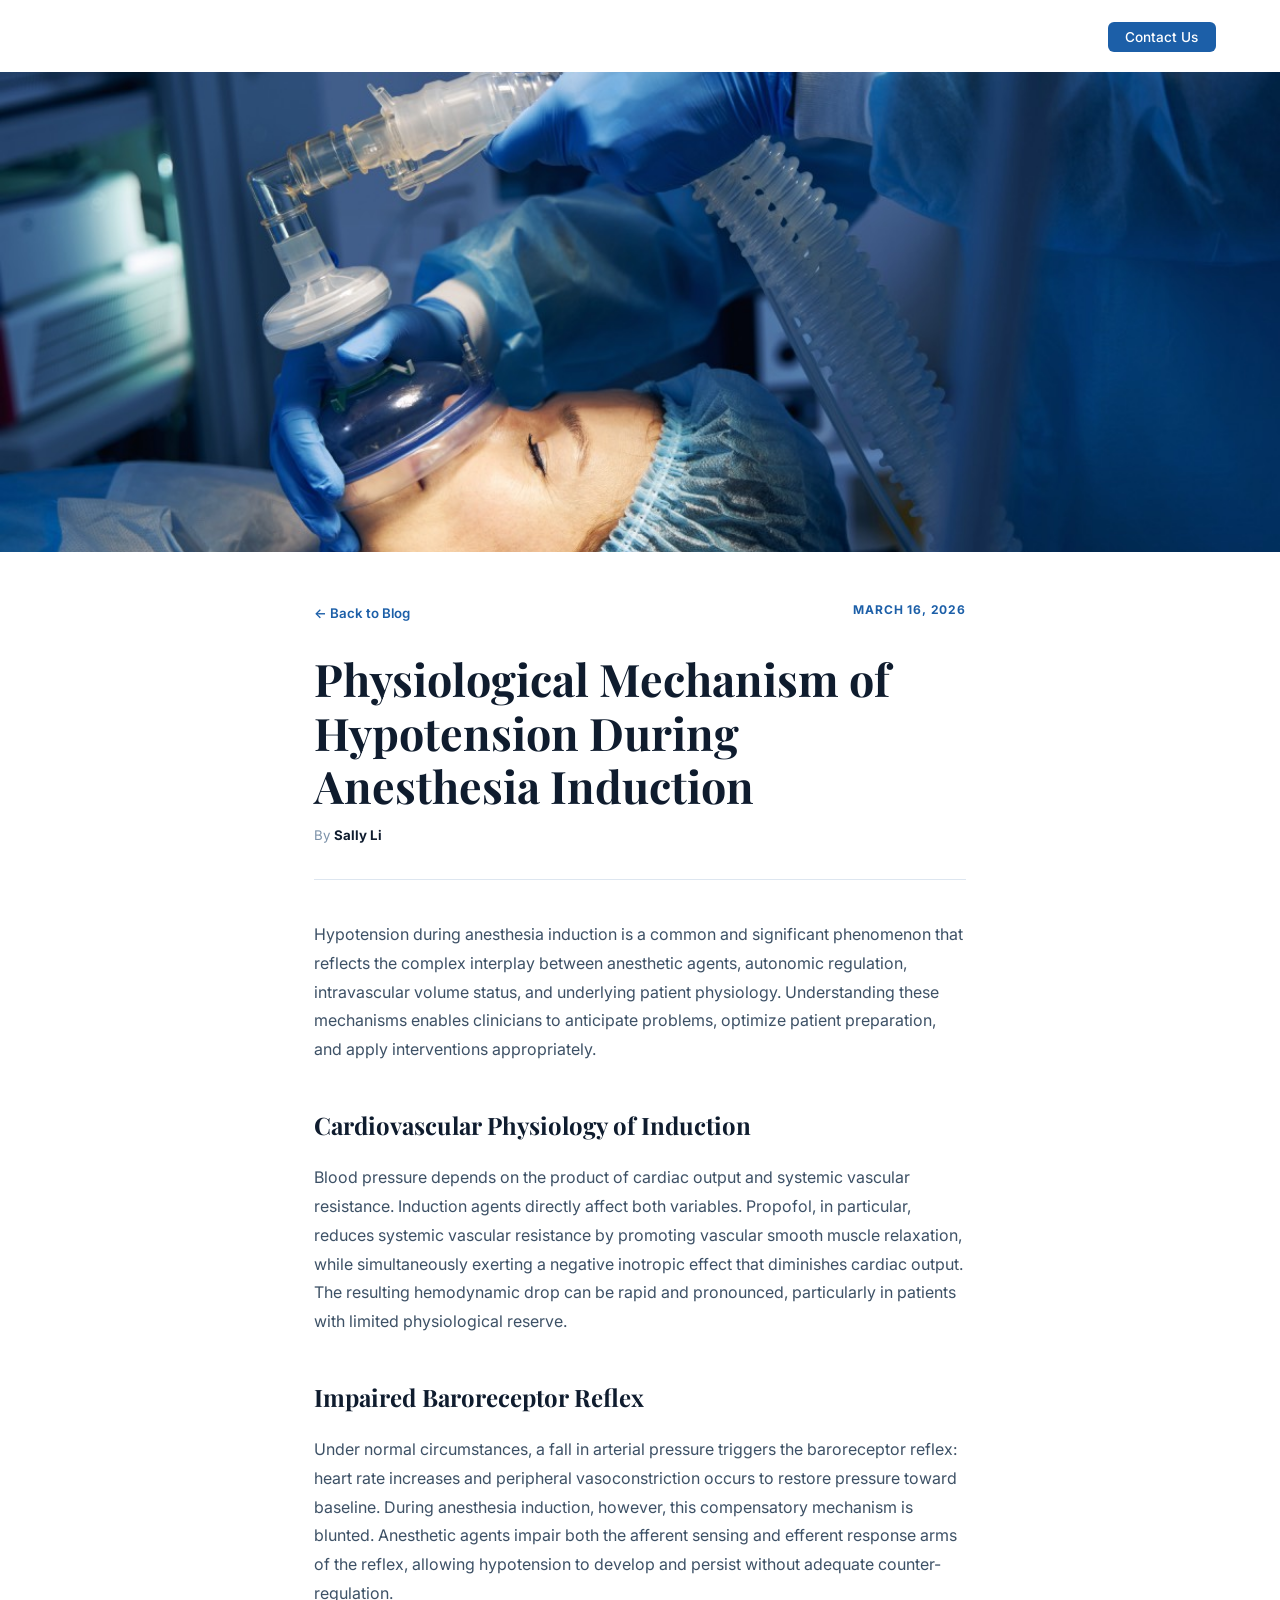
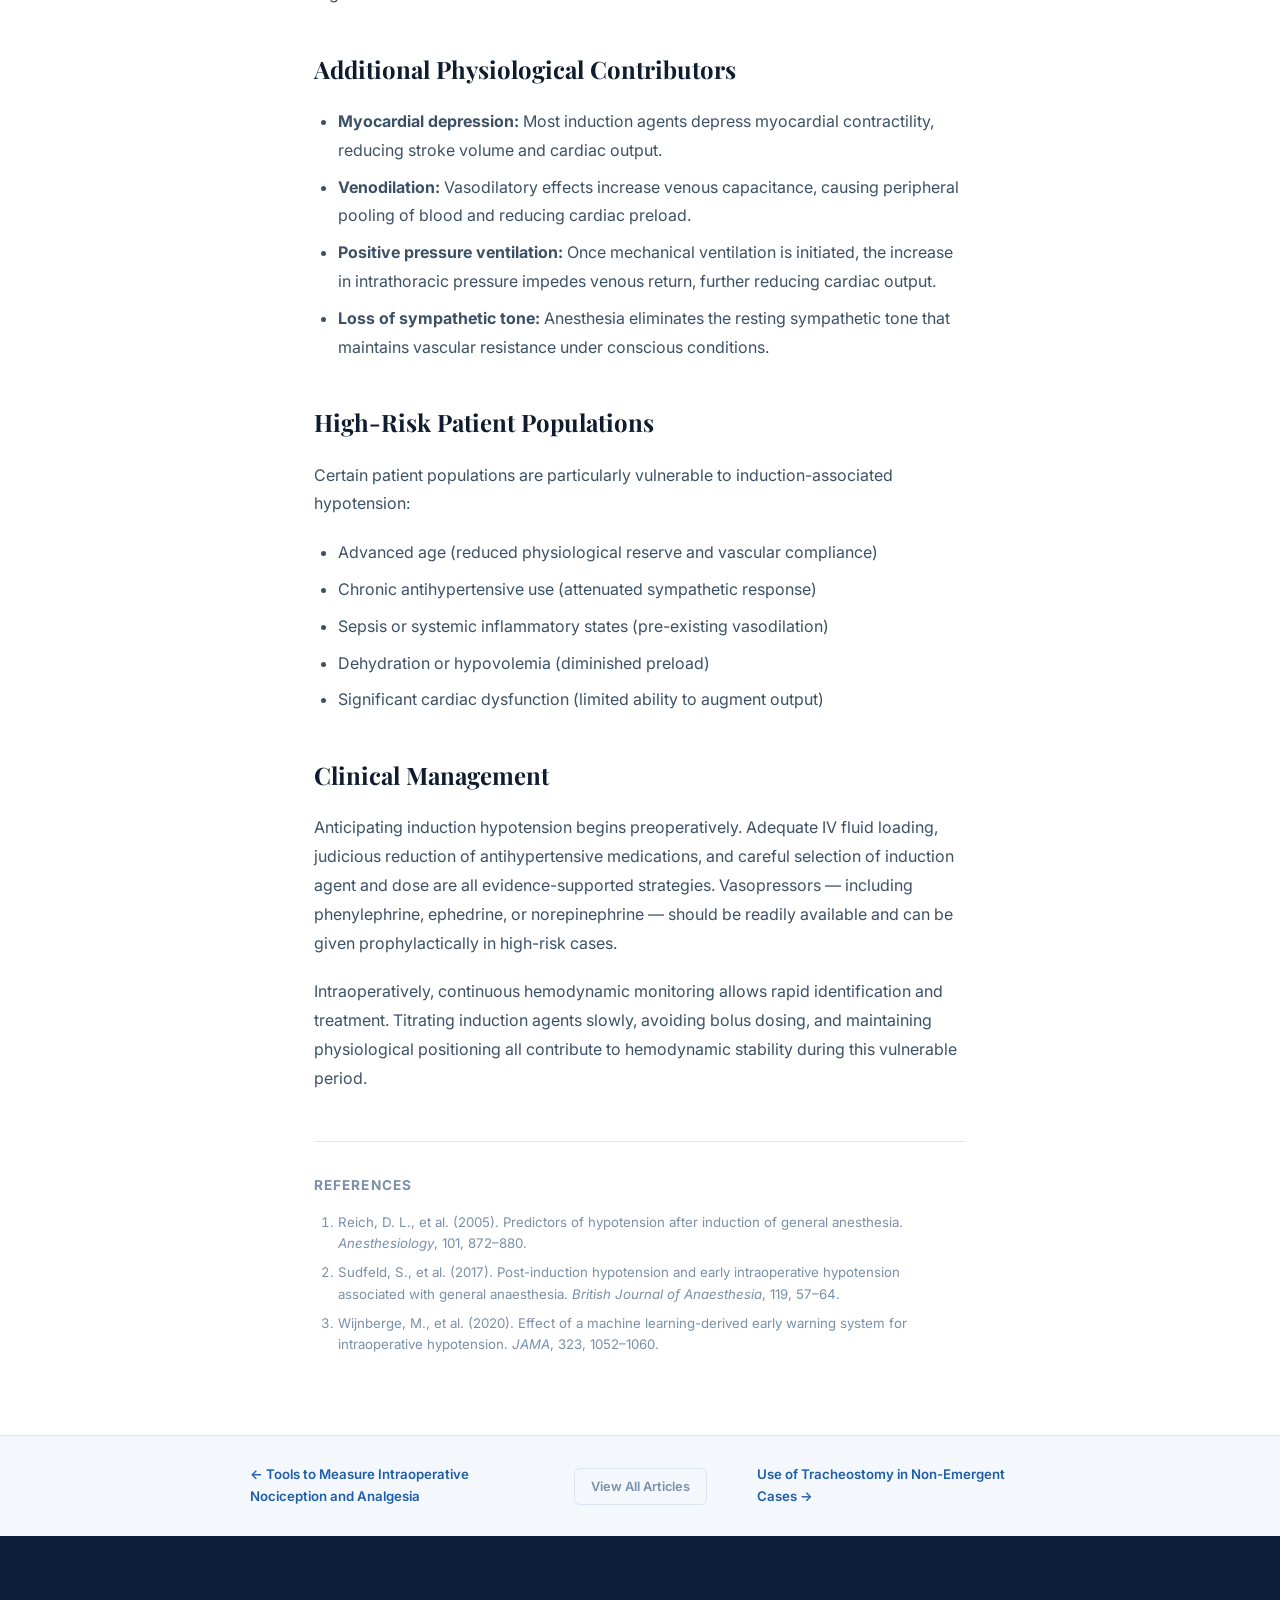
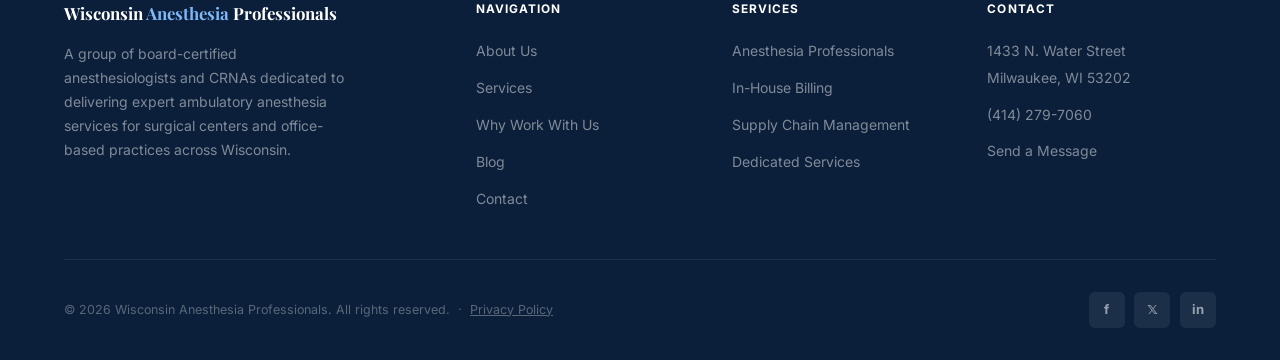
<file: blog/hypotension-induction.html>
<!DOCTYPE html>
<html lang="en">
<head>
  <meta charset="UTF-8" />
  <meta name="viewport" content="width=device-width, initial-scale=1.0" />
  <title>Physiological Mechanism of Hypotension During Anesthesia Induction &mdash; Wisconsin Anesthesia Professionals</title>
  <meta name="description" content="Hypotension during anesthesia induction is common and clinically significant. We examine the underlying physiological mechanisms and best-practice management strategies." />
  <link rel="preconnect" href="https://fonts.googleapis.com" />
  <link rel="preconnect" href="https://fonts.gstatic.com" crossorigin />
  <link href="https://fonts.googleapis.com/css2?family=Playfair+Display:wght@600;700&family=Inter:wght@300;400;500;600;700&display=swap" rel="stylesheet" />
  <link rel="stylesheet" href="../css/style.css" />
</head>
<body>

  <nav class="site-nav scrolled" aria-label="Main navigation">
    <div class="nav-inner">
      <a href="../index.html" class="nav-logo" aria-label="Wisconsin Anesthesia Professionals home">
        <span class="logo-main">Wisconsin Anesthesia Professionals</span>
        <span class="logo-sub">Milwaukee, Wisconsin</span>
      </a>
      <ul class="nav-links" id="navLinks" role="list">
        <li><a href="../index.html#about">About</a></li>
        <li><a href="../index.html#services">Services</a></li>
        <li><a href="../index.html#why">Why Us</a></li>
        <li><a href="../blog.html">Blog</a></li>
        <li><a href="../index.html#contact" class="nav-cta">Contact Us</a></li>
      </ul>
      <button class="hamburger" id="hamburger" aria-label="Toggle navigation" aria-expanded="false">
        <span></span><span></span><span></span>
      </button>
    </div>
  </nav>

  <article class="blog-post-page">
    <div class="blog-post-hero">
      <img src="../images/blog-hypotension.jpg" alt="Anesthesia induction monitoring" />
    </div>
    <div class="blog-post-wrap">
      <header class="blog-post-header">
        <div class="blog-post-meta">
          <a href="../blog.html" class="blog-back">&larr; Back to Blog</a>
          <span class="blog-date">March 16, 2026</span>
        </div>
        <h1>Physiological Mechanism of Hypotension During Anesthesia Induction</h1>
        <div class="blog-post-byline">By <strong>Sally Li</strong></div>
      </header>

      <div class="blog-post-content">
        <p>Hypotension during anesthesia induction is a common and significant phenomenon that reflects the complex interplay between anesthetic agents, autonomic regulation, intravascular volume status, and underlying patient physiology. Understanding these mechanisms enables clinicians to anticipate problems, optimize patient preparation, and apply interventions appropriately.</p>

        <h2>Cardiovascular Physiology of Induction</h2>
        <p>Blood pressure depends on the product of cardiac output and systemic vascular resistance. Induction agents directly affect both variables. Propofol, in particular, reduces systemic vascular resistance by promoting vascular smooth muscle relaxation, while simultaneously exerting a negative inotropic effect that diminishes cardiac output. The resulting hemodynamic drop can be rapid and pronounced, particularly in patients with limited physiological reserve.</p>

        <h2>Impaired Baroreceptor Reflex</h2>
        <p>Under normal circumstances, a fall in arterial pressure triggers the baroreceptor reflex: heart rate increases and peripheral vasoconstriction occurs to restore pressure toward baseline. During anesthesia induction, however, this compensatory mechanism is blunted. Anesthetic agents impair both the afferent sensing and efferent response arms of the reflex, allowing hypotension to develop and persist without adequate counter-regulation.</p>

        <h2>Additional Physiological Contributors</h2>
        <ul>
          <li><strong>Myocardial depression:</strong> Most induction agents depress myocardial contractility, reducing stroke volume and cardiac output.</li>
          <li><strong>Venodilation:</strong> Vasodilatory effects increase venous capacitance, causing peripheral pooling of blood and reducing cardiac preload.</li>
          <li><strong>Positive pressure ventilation:</strong> Once mechanical ventilation is initiated, the increase in intrathoracic pressure impedes venous return, further reducing cardiac output.</li>
          <li><strong>Loss of sympathetic tone:</strong> Anesthesia eliminates the resting sympathetic tone that maintains vascular resistance under conscious conditions.</li>
        </ul>

        <h2>High-Risk Patient Populations</h2>
        <p>Certain patient populations are particularly vulnerable to induction-associated hypotension:</p>
        <ul>
          <li>Advanced age (reduced physiological reserve and vascular compliance)</li>
          <li>Chronic antihypertensive use (attenuated sympathetic response)</li>
          <li>Sepsis or systemic inflammatory states (pre-existing vasodilation)</li>
          <li>Dehydration or hypovolemia (diminished preload)</li>
          <li>Significant cardiac dysfunction (limited ability to augment output)</li>
        </ul>

        <h2>Clinical Management</h2>
        <p>Anticipating induction hypotension begins preoperatively. Adequate IV fluid loading, judicious reduction of antihypertensive medications, and careful selection of induction agent and dose are all evidence-supported strategies. Vasopressors &mdash; including phenylephrine, ephedrine, or norepinephrine &mdash; should be readily available and can be given prophylactically in high-risk cases.</p>
        <p>Intraoperatively, continuous hemodynamic monitoring allows rapid identification and treatment. Titrating induction agents slowly, avoiding bolus dosing, and maintaining physiological positioning all contribute to hemodynamic stability during this vulnerable period.</p>
      </div>

      <div class="blog-post-references">
        <h3>References</h3>
        <ol>
          <li>Reich, D. L., et al. (2005). Predictors of hypotension after induction of general anesthesia. <em>Anesthesiology</em>, 101, 872&ndash;880.</li>
          <li>Sudfeld, S., et al. (2017). Post-induction hypotension and early intraoperative hypotension associated with general anaesthesia. <em>British Journal of Anaesthesia</em>, 119, 57&ndash;64.</li>
          <li>Wijnberge, M., et al. (2020). Effect of a machine learning-derived early warning system for intraoperative hypotension. <em>JAMA</em>, 323, 1052&ndash;1060.</li>
        </ol>
      </div>
    </div>

    <div class="blog-post-nav">
      <div class="blog-nav-inner">
        <a href="nociception-analgesia.html" class="blog-nav-prev">&larr; Tools to Measure Intraoperative Nociception and Analgesia</a>
        <a href="../blog.html" class="blog-nav-all">View All Articles</a>
        <a href="tracheostomy.html" class="blog-nav-next">Use of Tracheostomy in Non-Emergent Cases &rarr;</a>
      </div>
    </div>
  </article>

  <footer>
    <div class="footer-inner">
      <div class="footer-top">
        <div class="footer-brand">
          <span class="footer-brand-logo">Wisconsin <span>Anesthesia</span> Professionals</span>
          <p>A group of board-certified anesthesiologists and CRNAs dedicated to delivering expert ambulatory anesthesia services for surgical centers and office-based practices across Wisconsin.</p>
        </div>
        <div class="footer-col">
          <h4>Navigation</h4>
          <ul>
            <li><a href="../index.html#about">About Us</a></li>
            <li><a href="../index.html#services">Services</a></li>
            <li><a href="../index.html#why">Why Work With Us</a></li>
            <li><a href="../blog.html">Blog</a></li>
            <li><a href="../index.html#contact">Contact</a></li>
          </ul>
        </div>
        <div class="footer-col">
          <h4>Services</h4>
          <ul>
            <li><a href="../index.html#services">Anesthesia Professionals</a></li>
            <li><a href="../index.html#services">In-House Billing</a></li>
            <li><a href="../index.html#services">Supply Chain Management</a></li>
            <li><a href="../index.html#services">Dedicated Services</a></li>
          </ul>
        </div>
        <div class="footer-col">
          <h4>Contact</h4>
          <ul>
            <li><a href="https://maps.google.com/?q=1433+North+Water+Street+Milwaukee+WI+53202" target="_blank" rel="noopener">1433 N. Water Street<br>Milwaukee, WI 53202</a></li>
            <li><a href="tel:4142797060">(414) 279-7060</a></li>
            <li><a href="../index.html#contact">Send a Message</a></li>
          </ul>
        </div>
      </div>
      <div class="footer-bottom">
        <span>&copy; 2026 Wisconsin Anesthesia Professionals. All rights reserved. &nbsp;&middot;&nbsp; <a href="../privacy-policy.html" style="color:inherit;text-decoration:underline">Privacy Policy</a></span>
        <div class="socials">
          <a href="https://www.facebook.com/profile.php?id=100090541459263" target="_blank" rel="noopener" class="social-btn" aria-label="Facebook">f</a>
          <a href="https://twitter.com/WI_Anesthesia" target="_blank" rel="noopener" class="social-btn" aria-label="X (Twitter)">&#x1D54F;</a>
          <a href="https://www.linkedin.com/company/wisconsin-anesthesia-professionals/" target="_blank" rel="noopener" class="social-btn" aria-label="LinkedIn">in</a>
        </div>
      </div>
    </div>
  </footer>

  <script src="../js/main.js" defer></script>
</body>
</html>
</file>
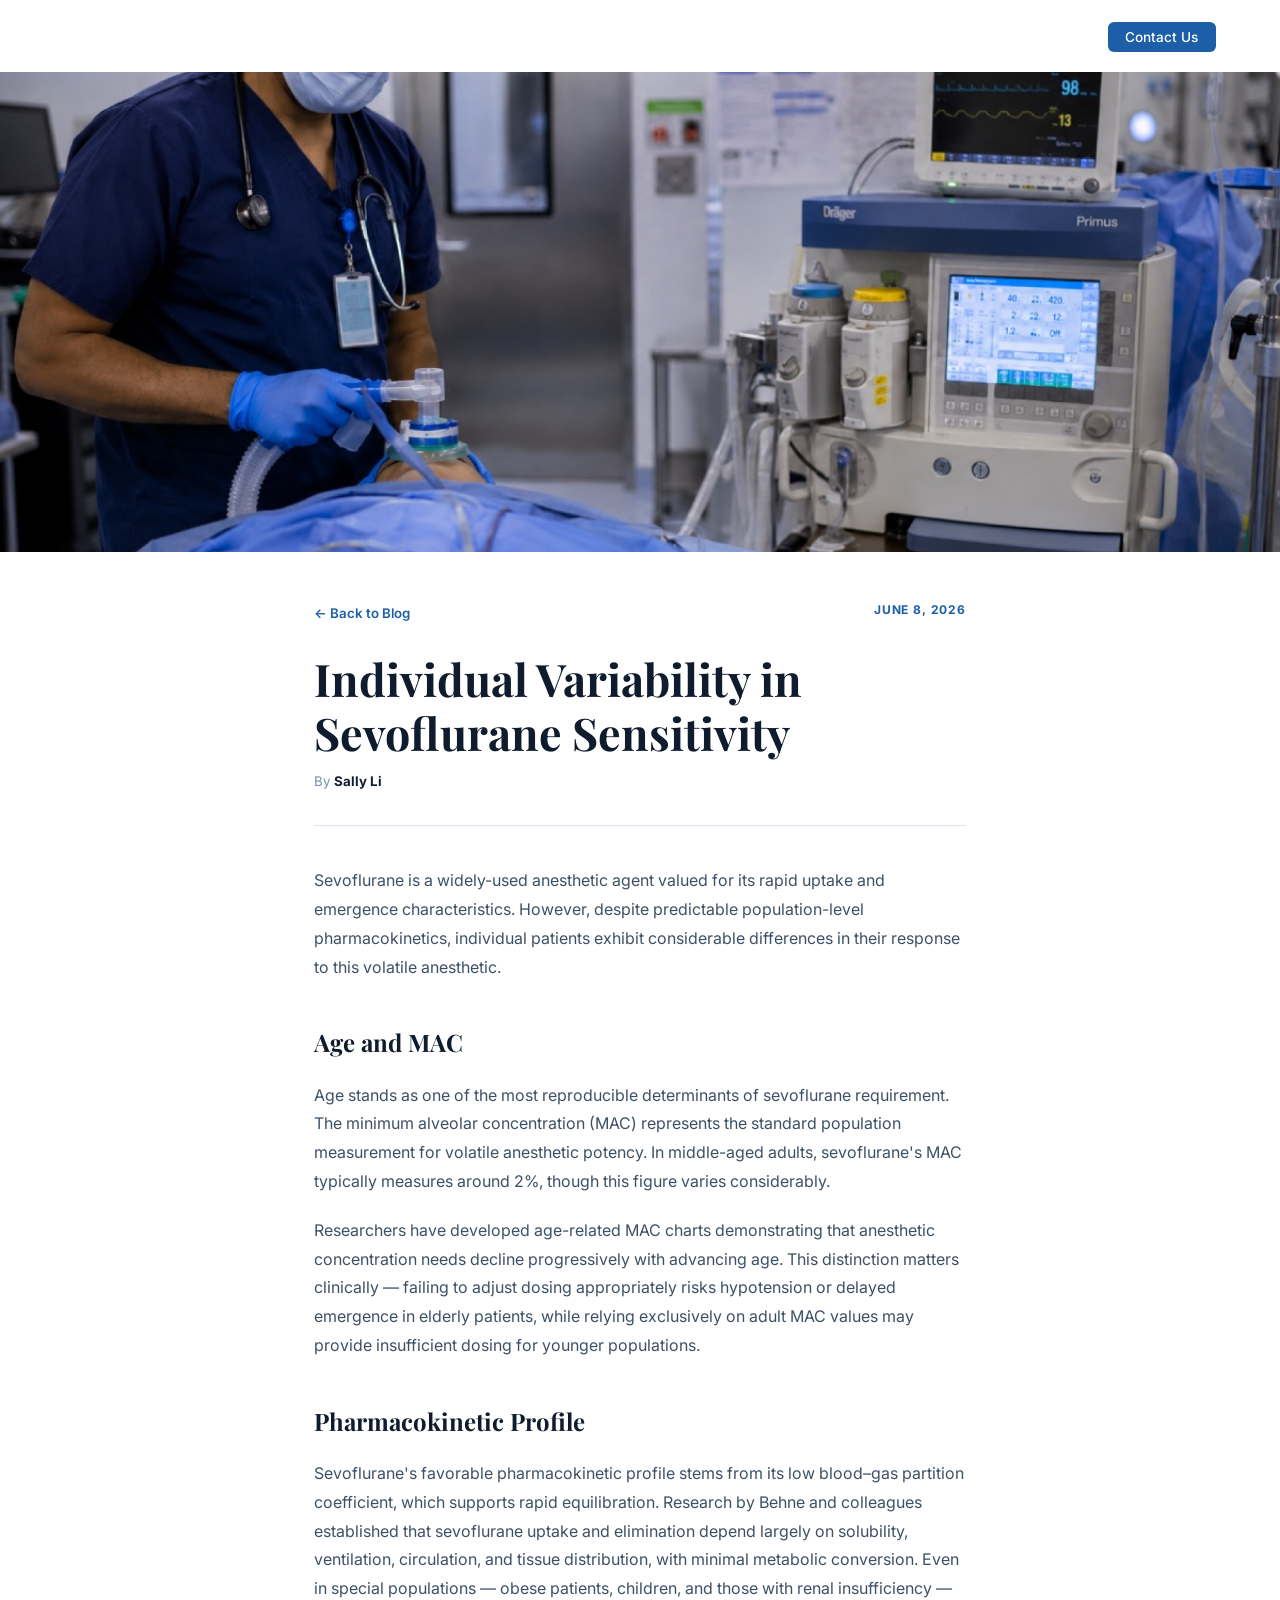
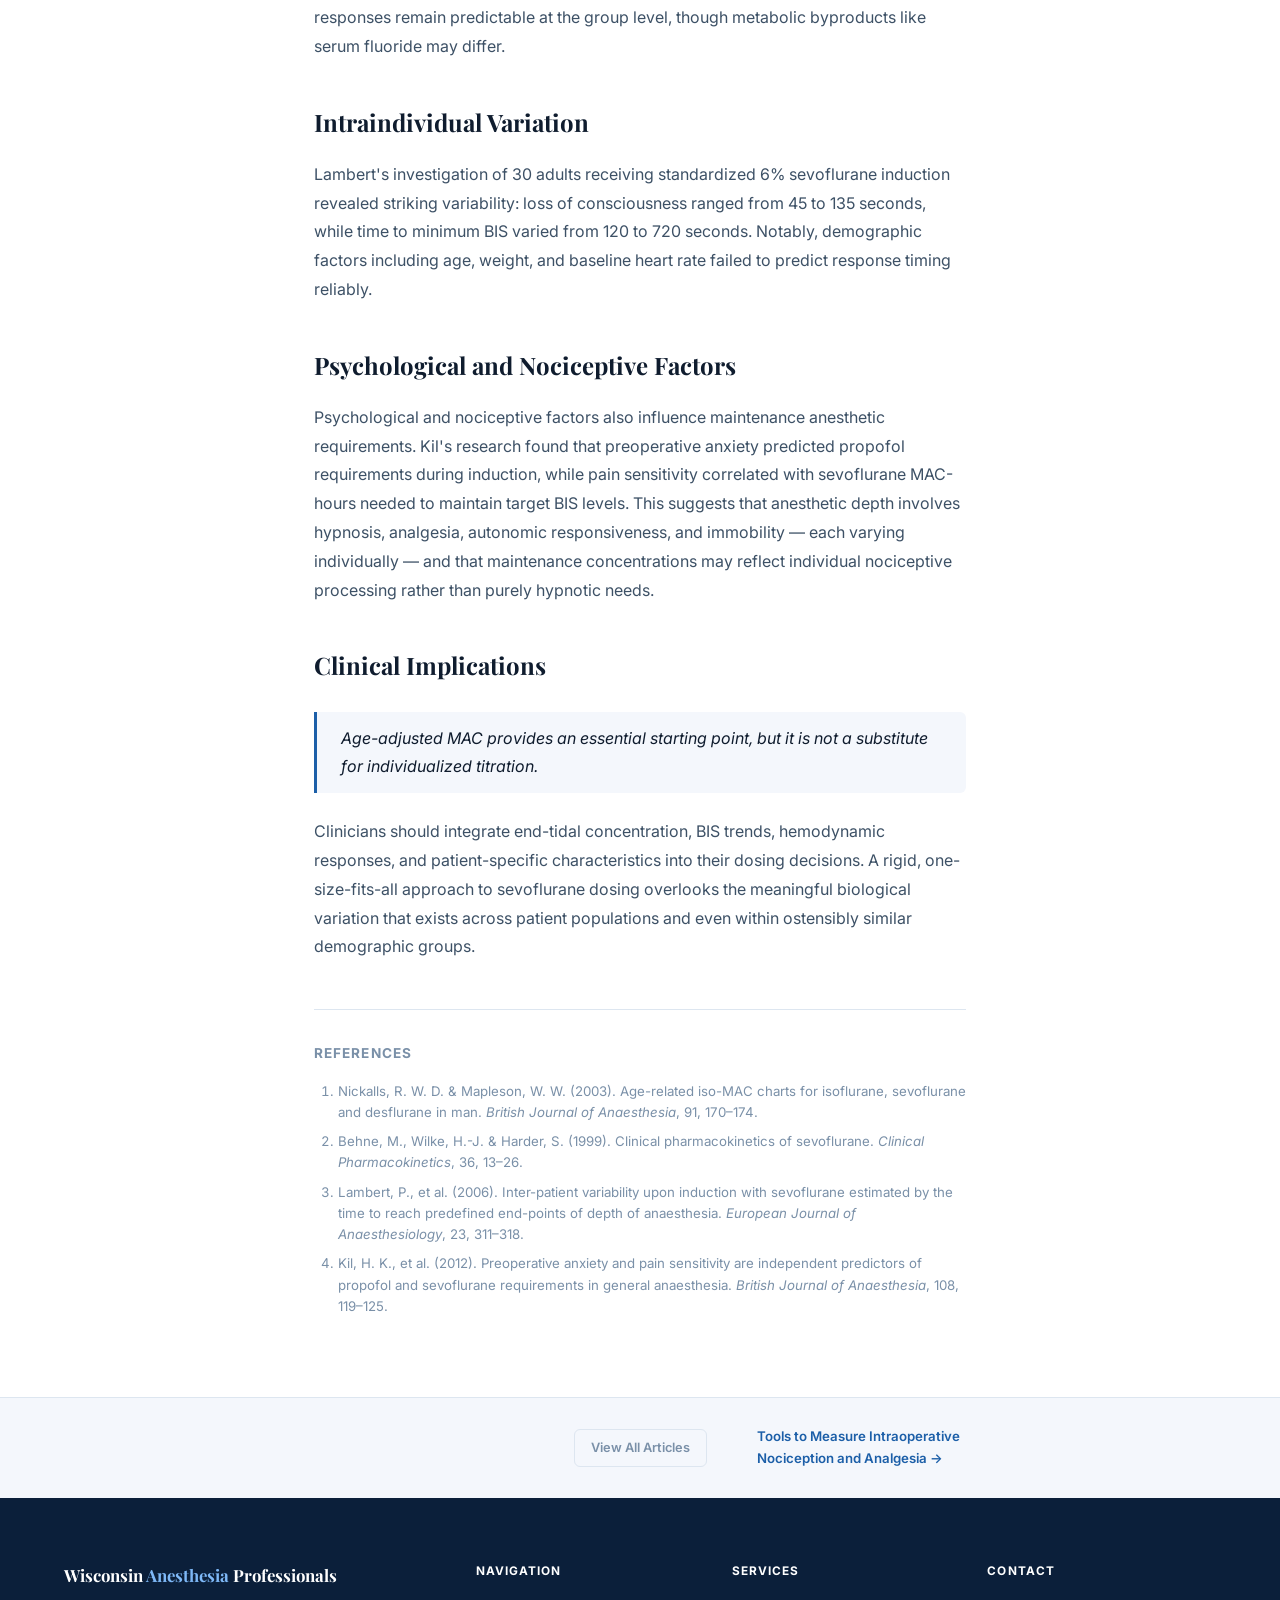
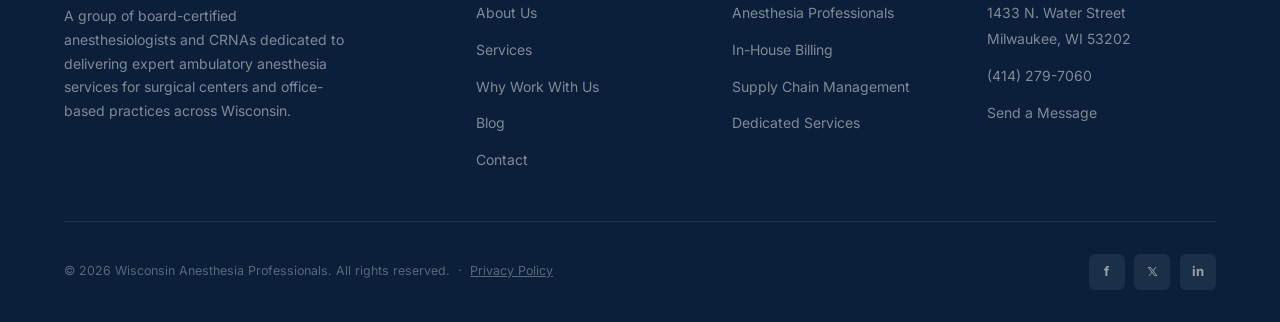
<file: blog/individual-variability.html>
<!DOCTYPE html>
<html lang="en">
<head>
  <meta charset="UTF-8" />
  <meta name="viewport" content="width=device-width, initial-scale=1.0" />
  <title>Individual Variability in Sevoflurane Sensitivity &mdash; Wisconsin Anesthesia Professionals</title>
  <meta name="description" content="Sevoflurane is widely used, but patient response varies significantly by age and physiology. We explore age-adjusted MAC and the case for individualized titration." />
  <link rel="preconnect" href="https://fonts.googleapis.com" />
  <link rel="preconnect" href="https://fonts.gstatic.com" crossorigin />
  <link href="https://fonts.googleapis.com/css2?family=Playfair+Display:wght@600;700&family=Inter:wght@300;400;500;600;700&display=swap" rel="stylesheet" />
  <link rel="stylesheet" href="../css/style.css" />
</head>
<body>

  <nav class="site-nav scrolled" aria-label="Main navigation">
    <div class="nav-inner">
      <a href="../index.html" class="nav-logo" aria-label="Wisconsin Anesthesia Professionals home">
        <span class="logo-main">Wisconsin Anesthesia Professionals</span>
        <span class="logo-sub">Milwaukee, Wisconsin</span>
      </a>
      <ul class="nav-links" id="navLinks" role="list">
        <li><a href="../index.html#about">About</a></li>
        <li><a href="../index.html#services">Services</a></li>
        <li><a href="../index.html#why">Why Us</a></li>
        <li><a href="../blog.html">Blog</a></li>
        <li><a href="../index.html#contact" class="nav-cta">Contact Us</a></li>
      </ul>
      <button class="hamburger" id="hamburger" aria-label="Toggle navigation" aria-expanded="false">
        <span></span><span></span><span></span>
      </button>
    </div>
  </nav>

  <article class="blog-post-page">
    <div class="blog-post-hero">
      <img src="../images/blog-sevoflurane.jpg" alt="Individual variability in sevoflurane sensitivity" />
    </div>
    <div class="blog-post-wrap">
      <header class="blog-post-header">
        <div class="blog-post-meta">
          <a href="../blog.html" class="blog-back">&larr; Back to Blog</a>
          <span class="blog-date">June 8, 2026</span>
        </div>
        <h1>Individual Variability in Sevoflurane Sensitivity</h1>
        <div class="blog-post-byline">By <strong>Sally Li</strong></div>
      </header>

      <div class="blog-post-content">
        <p>Sevoflurane is a widely-used anesthetic agent valued for its rapid uptake and emergence characteristics. However, despite predictable population-level pharmacokinetics, individual patients exhibit considerable differences in their response to this volatile anesthetic.</p>

        <h2>Age and MAC</h2>
        <p>Age stands as one of the most reproducible determinants of sevoflurane requirement. The minimum alveolar concentration (MAC) represents the standard population measurement for volatile anesthetic potency. In middle-aged adults, sevoflurane's MAC typically measures around 2%, though this figure varies considerably.</p>
        <p>Researchers have developed age-related MAC charts demonstrating that anesthetic concentration needs decline progressively with advancing age. This distinction matters clinically &mdash; failing to adjust dosing appropriately risks hypotension or delayed emergence in elderly patients, while relying exclusively on adult MAC values may provide insufficient dosing for younger populations.</p>

        <h2>Pharmacokinetic Profile</h2>
        <p>Sevoflurane's favorable pharmacokinetic profile stems from its low blood&ndash;gas partition coefficient, which supports rapid equilibration. Research by Behne and colleagues established that sevoflurane uptake and elimination depend largely on solubility, ventilation, circulation, and tissue distribution, with minimal metabolic conversion. Even in special populations &mdash; obese patients, children, and those with renal insufficiency &mdash; responses remain predictable at the group level, though metabolic byproducts like serum fluoride may differ.</p>

        <h2>Intraindividual Variation</h2>
        <p>Lambert's investigation of 30 adults receiving standardized 6% sevoflurane induction revealed striking variability: loss of consciousness ranged from 45 to 135 seconds, while time to minimum BIS varied from 120 to 720 seconds. Notably, demographic factors including age, weight, and baseline heart rate failed to predict response timing reliably.</p>

        <h2>Psychological and Nociceptive Factors</h2>
        <p>Psychological and nociceptive factors also influence maintenance anesthetic requirements. Kil's research found that preoperative anxiety predicted propofol requirements during induction, while pain sensitivity correlated with sevoflurane MAC-hours needed to maintain target BIS levels. This suggests that anesthetic depth involves hypnosis, analgesia, autonomic responsiveness, and immobility &mdash; each varying individually &mdash; and that maintenance concentrations may reflect individual nociceptive processing rather than purely hypnotic needs.</p>

        <h2>Clinical Implications</h2>
        <blockquote>Age-adjusted MAC provides an essential starting point, but it is not a substitute for individualized titration.</blockquote>
        <p>Clinicians should integrate end-tidal concentration, BIS trends, hemodynamic responses, and patient-specific characteristics into their dosing decisions. A rigid, one-size-fits-all approach to sevoflurane dosing overlooks the meaningful biological variation that exists across patient populations and even within ostensibly similar demographic groups.</p>
      </div>

      <div class="blog-post-references">
        <h3>References</h3>
        <ol>
          <li>Nickalls, R. W. D. &amp; Mapleson, W. W. (2003). Age-related iso-MAC charts for isoflurane, sevoflurane and desflurane in man. <em>British Journal of Anaesthesia</em>, 91, 170&ndash;174.</li>
          <li>Behne, M., Wilke, H.-J. &amp; Harder, S. (1999). Clinical pharmacokinetics of sevoflurane. <em>Clinical Pharmacokinetics</em>, 36, 13&ndash;26.</li>
          <li>Lambert, P., et al. (2006). Inter-patient variability upon induction with sevoflurane estimated by the time to reach predefined end-points of depth of anaesthesia. <em>European Journal of Anaesthesiology</em>, 23, 311&ndash;318.</li>
          <li>Kil, H. K., et al. (2012). Preoperative anxiety and pain sensitivity are independent predictors of propofol and sevoflurane requirements in general anaesthesia. <em>British Journal of Anaesthesia</em>, 108, 119&ndash;125.</li>
        </ol>
      </div>
    </div>

    <div class="blog-post-nav">
      <div class="blog-nav-inner">
        <div class="blog-nav-placeholder"></div>
        <a href="../blog.html" class="blog-nav-all">View All Articles</a>
        <a href="nociception-analgesia.html" class="blog-nav-next">Tools to Measure Intraoperative Nociception and Analgesia &rarr;</a>
      </div>
    </div>
  </article>

  <footer>
    <div class="footer-inner">
      <div class="footer-top">
        <div class="footer-brand">
          <span class="footer-brand-logo">Wisconsin <span>Anesthesia</span> Professionals</span>
          <p>A group of board-certified anesthesiologists and CRNAs dedicated to delivering expert ambulatory anesthesia services for surgical centers and office-based practices across Wisconsin.</p>
        </div>
        <div class="footer-col">
          <h4>Navigation</h4>
          <ul>
            <li><a href="../index.html#about">About Us</a></li>
            <li><a href="../index.html#services">Services</a></li>
            <li><a href="../index.html#why">Why Work With Us</a></li>
            <li><a href="../blog.html">Blog</a></li>
            <li><a href="../index.html#contact">Contact</a></li>
          </ul>
        </div>
        <div class="footer-col">
          <h4>Services</h4>
          <ul>
            <li><a href="../index.html#services">Anesthesia Professionals</a></li>
            <li><a href="../index.html#services">In-House Billing</a></li>
            <li><a href="../index.html#services">Supply Chain Management</a></li>
            <li><a href="../index.html#services">Dedicated Services</a></li>
          </ul>
        </div>
        <div class="footer-col">
          <h4>Contact</h4>
          <ul>
            <li><a href="https://maps.google.com/?q=1433+North+Water+Street+Milwaukee+WI+53202" target="_blank" rel="noopener">1433 N. Water Street<br>Milwaukee, WI 53202</a></li>
            <li><a href="tel:4142797060">(414) 279-7060</a></li>
            <li><a href="../index.html#contact">Send a Message</a></li>
          </ul>
        </div>
      </div>
      <div class="footer-bottom">
        <span>&copy; 2026 Wisconsin Anesthesia Professionals. All rights reserved. &nbsp;&middot;&nbsp; <a href="../privacy-policy.html" style="color:inherit;text-decoration:underline">Privacy Policy</a></span>
        <div class="socials">
          <a href="https://www.facebook.com/profile.php?id=100090541459263" target="_blank" rel="noopener" class="social-btn" aria-label="Facebook">f</a>
          <a href="https://twitter.com/WI_Anesthesia" target="_blank" rel="noopener" class="social-btn" aria-label="X (Twitter)">&#x1D54F;</a>
          <a href="https://www.linkedin.com/company/wisconsin-anesthesia-professionals/" target="_blank" rel="noopener" class="social-btn" aria-label="LinkedIn">in</a>
        </div>
      </div>
    </div>
  </footer>

  <script src="../js/main.js" defer></script>
</body>
</html>
</file>
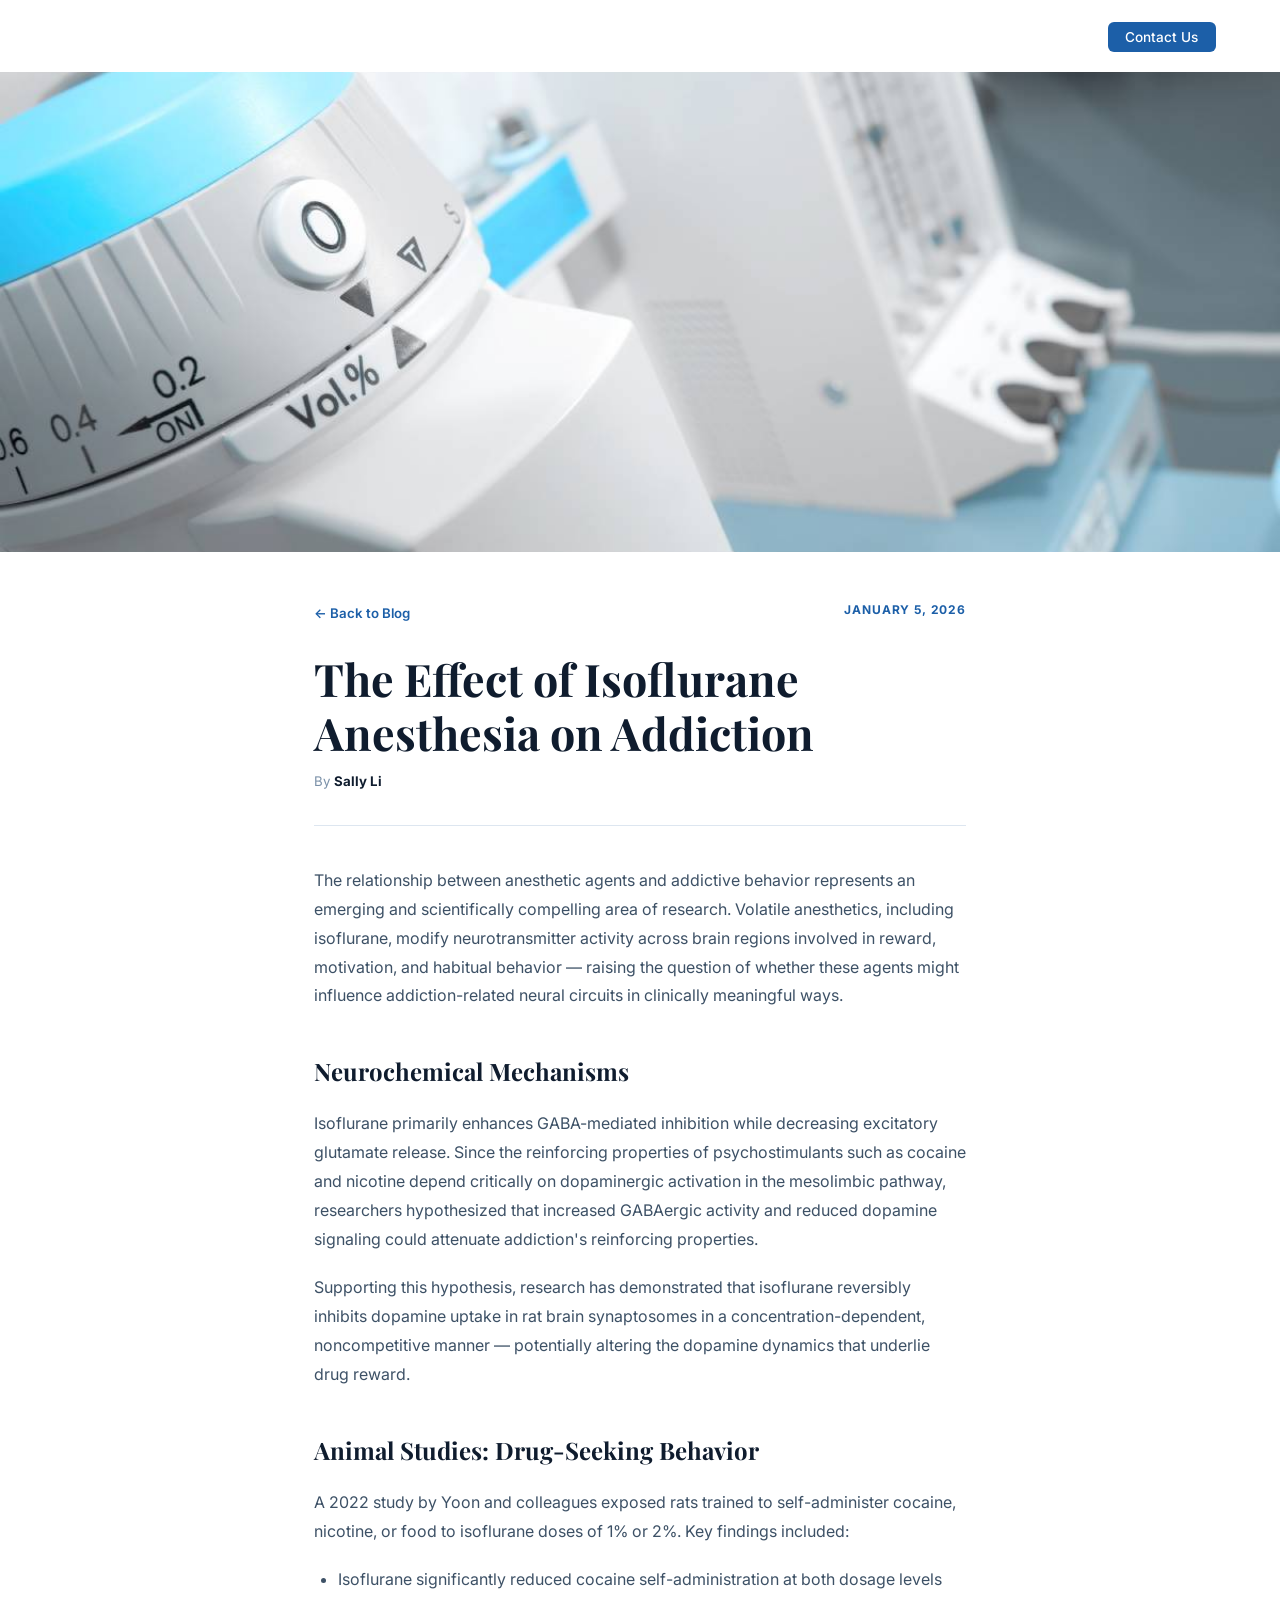
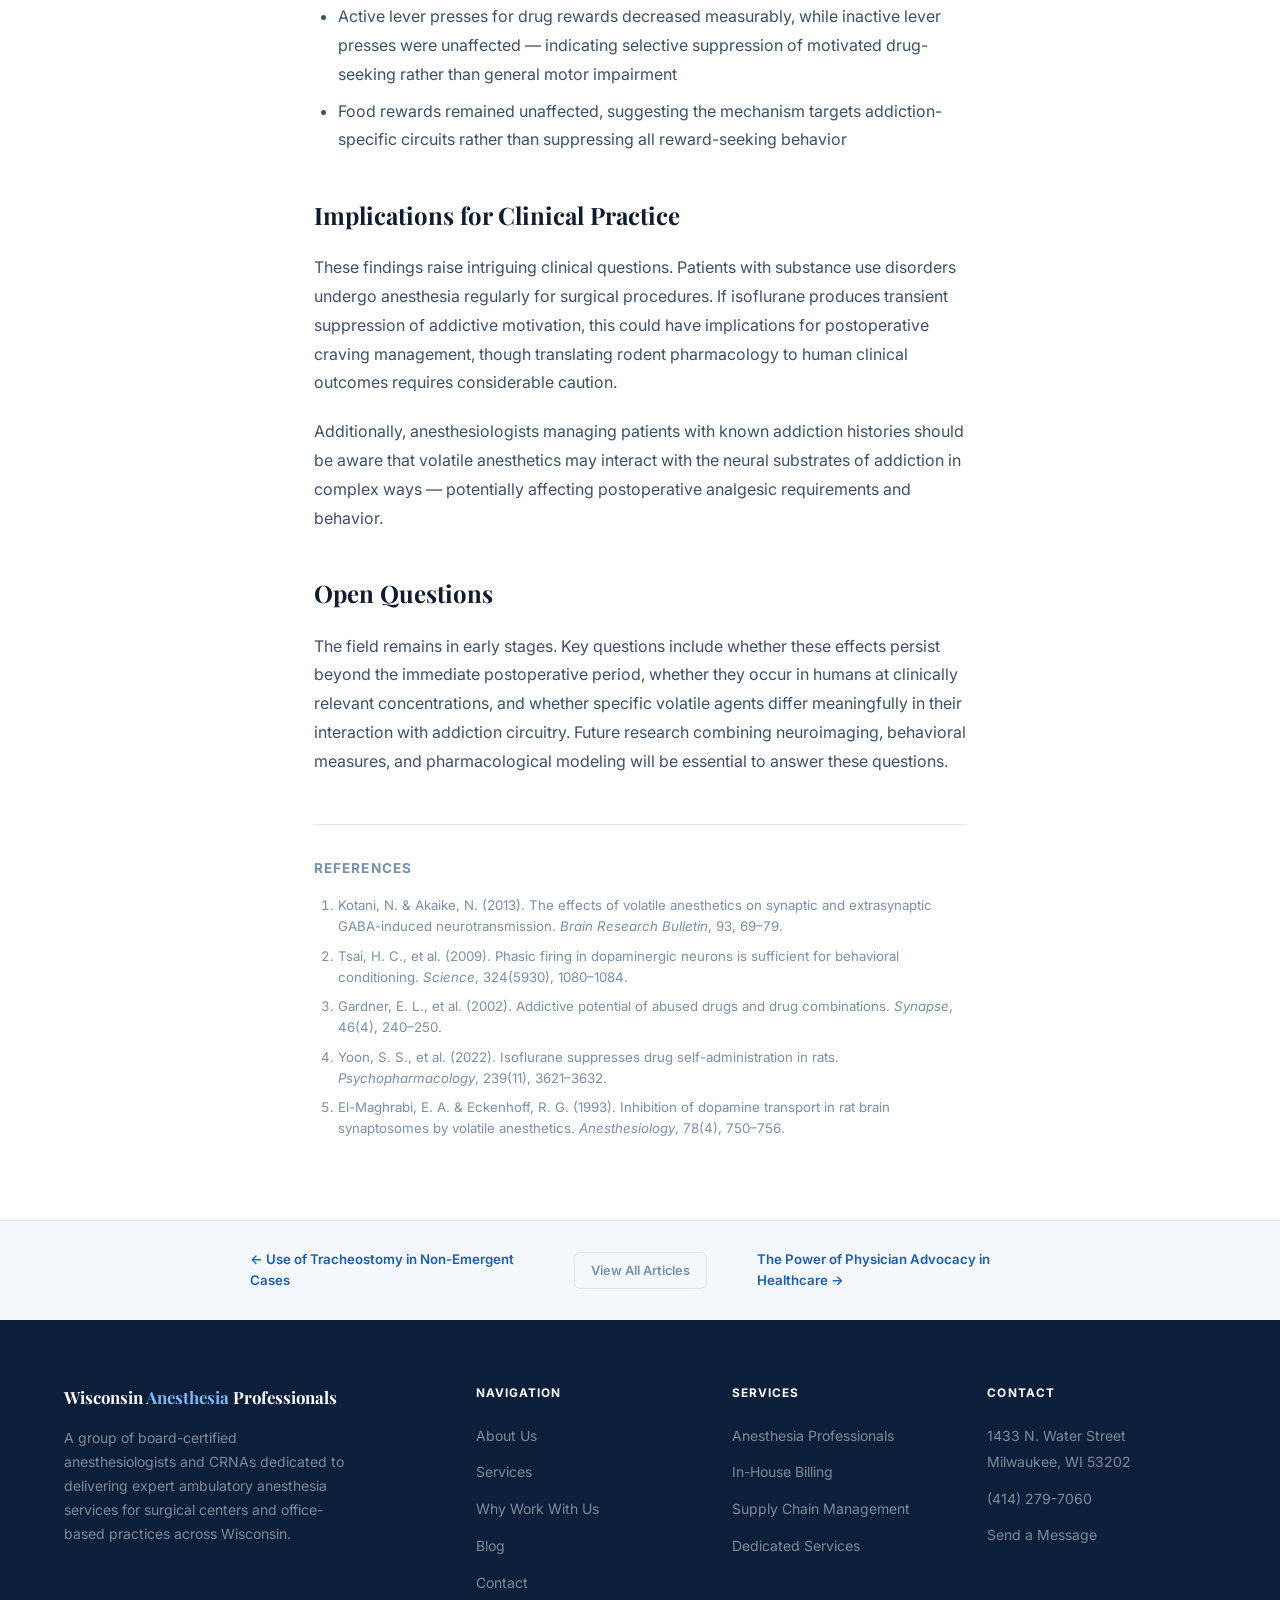
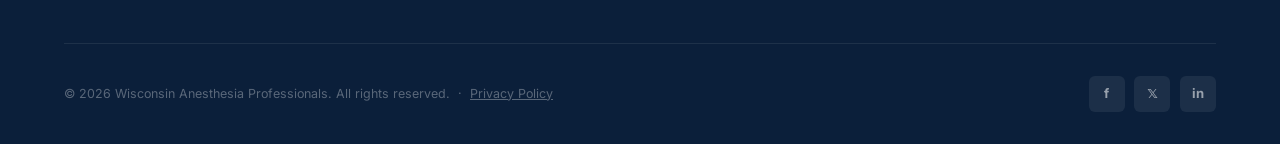
<file: blog/isoflurane-addiction.html>
<!DOCTYPE html>
<html lang="en">
<head>
  <meta charset="UTF-8" />
  <meta name="viewport" content="width=device-width, initial-scale=1.0" />
  <title>The Effect of Isoflurane Anesthesia on Addiction &mdash; Wisconsin Anesthesia Professionals</title>
  <meta name="description" content="Volatile anesthetics modulate neurotransmitter release across multiple pathways. We examine the growing research on isoflurane's interaction with addiction-related neural circuits." />
  <link rel="preconnect" href="https://fonts.googleapis.com" />
  <link rel="preconnect" href="https://fonts.gstatic.com" crossorigin />
  <link href="https://fonts.googleapis.com/css2?family=Playfair+Display:wght@600;700&family=Inter:wght@300;400;500;600;700&display=swap" rel="stylesheet" />
  <link rel="stylesheet" href="../css/style.css" />
</head>
<body>

  <nav class="site-nav scrolled" aria-label="Main navigation">
    <div class="nav-inner">
      <a href="../index.html" class="nav-logo" aria-label="Wisconsin Anesthesia Professionals home">
        <span class="logo-main">Wisconsin Anesthesia Professionals</span>
        <span class="logo-sub">Milwaukee, Wisconsin</span>
      </a>
      <ul class="nav-links" id="navLinks" role="list">
        <li><a href="../index.html#about">About</a></li>
        <li><a href="../index.html#services">Services</a></li>
        <li><a href="../index.html#why">Why Us</a></li>
        <li><a href="../blog.html">Blog</a></li>
        <li><a href="../index.html#contact" class="nav-cta">Contact Us</a></li>
      </ul>
      <button class="hamburger" id="hamburger" aria-label="Toggle navigation" aria-expanded="false">
        <span></span><span></span><span></span>
      </button>
    </div>
  </nav>

  <article class="blog-post-page">
    <div class="blog-post-hero">
      <img src="../images/blog-isoflurane.jpg" alt="Pharmaceutical research on volatile anesthetics" />
    </div>
    <div class="blog-post-wrap">
      <header class="blog-post-header">
        <div class="blog-post-meta">
          <a href="../blog.html" class="blog-back">&larr; Back to Blog</a>
          <span class="blog-date">January 5, 2026</span>
        </div>
        <h1>The Effect of Isoflurane Anesthesia on Addiction</h1>
        <div class="blog-post-byline">By <strong>Sally Li</strong></div>
      </header>

      <div class="blog-post-content">
        <p>The relationship between anesthetic agents and addictive behavior represents an emerging and scientifically compelling area of research. Volatile anesthetics, including isoflurane, modify neurotransmitter activity across brain regions involved in reward, motivation, and habitual behavior &mdash; raising the question of whether these agents might influence addiction-related neural circuits in clinically meaningful ways.</p>

        <h2>Neurochemical Mechanisms</h2>
        <p>Isoflurane primarily enhances GABA-mediated inhibition while decreasing excitatory glutamate release. Since the reinforcing properties of psychostimulants such as cocaine and nicotine depend critically on dopaminergic activation in the mesolimbic pathway, researchers hypothesized that increased GABAergic activity and reduced dopamine signaling could attenuate addiction's reinforcing properties.</p>
        <p>Supporting this hypothesis, research has demonstrated that isoflurane reversibly inhibits dopamine uptake in rat brain synaptosomes in a concentration-dependent, noncompetitive manner &mdash; potentially altering the dopamine dynamics that underlie drug reward.</p>

        <h2>Animal Studies: Drug-Seeking Behavior</h2>
        <p>A 2022 study by Yoon and colleagues exposed rats trained to self-administer cocaine, nicotine, or food to isoflurane doses of 1% or 2%. Key findings included:</p>
        <ul>
          <li>Isoflurane significantly reduced cocaine self-administration at both dosage levels</li>
          <li>Active lever presses for drug rewards decreased measurably, while inactive lever presses were unaffected &mdash; indicating selective suppression of motivated drug-seeking rather than general motor impairment</li>
          <li>Food rewards remained unaffected, suggesting the mechanism targets addiction-specific circuits rather than suppressing all reward-seeking behavior</li>
        </ul>

        <h2>Implications for Clinical Practice</h2>
        <p>These findings raise intriguing clinical questions. Patients with substance use disorders undergo anesthesia regularly for surgical procedures. If isoflurane produces transient suppression of addictive motivation, this could have implications for postoperative craving management, though translating rodent pharmacology to human clinical outcomes requires considerable caution.</p>
        <p>Additionally, anesthesiologists managing patients with known addiction histories should be aware that volatile anesthetics may interact with the neural substrates of addiction in complex ways &mdash; potentially affecting postoperative analgesic requirements and behavior.</p>

        <h2>Open Questions</h2>
        <p>The field remains in early stages. Key questions include whether these effects persist beyond the immediate postoperative period, whether they occur in humans at clinically relevant concentrations, and whether specific volatile agents differ meaningfully in their interaction with addiction circuitry. Future research combining neuroimaging, behavioral measures, and pharmacological modeling will be essential to answer these questions.</p>
      </div>

      <div class="blog-post-references">
        <h3>References</h3>
        <ol>
          <li>Kotani, N. &amp; Akaike, N. (2013). The effects of volatile anesthetics on synaptic and extrasynaptic GABA-induced neurotransmission. <em>Brain Research Bulletin</em>, 93, 69&ndash;79.</li>
          <li>Tsai, H. C., et al. (2009). Phasic firing in dopaminergic neurons is sufficient for behavioral conditioning. <em>Science</em>, 324(5930), 1080&ndash;1084.</li>
          <li>Gardner, E. L., et al. (2002). Addictive potential of abused drugs and drug combinations. <em>Synapse</em>, 46(4), 240&ndash;250.</li>
          <li>Yoon, S. S., et al. (2022). Isoflurane suppresses drug self-administration in rats. <em>Psychopharmacology</em>, 239(11), 3621&ndash;3632.</li>
          <li>El-Maghrabi, E. A. &amp; Eckenhoff, R. G. (1993). Inhibition of dopamine transport in rat brain synaptosomes by volatile anesthetics. <em>Anesthesiology</em>, 78(4), 750&ndash;756.</li>
        </ol>
      </div>
    </div>

    <div class="blog-post-nav">
      <div class="blog-nav-inner">
        <a href="tracheostomy.html" class="blog-nav-prev">&larr; Use of Tracheostomy in Non-Emergent Cases</a>
        <a href="../blog.html" class="blog-nav-all">View All Articles</a>
        <a href="physician-advocacy.html" class="blog-nav-next">The Power of Physician Advocacy in Healthcare &rarr;</a>
      </div>
    </div>
  </article>

  <footer>
    <div class="footer-inner">
      <div class="footer-top">
        <div class="footer-brand">
          <span class="footer-brand-logo">Wisconsin <span>Anesthesia</span> Professionals</span>
          <p>A group of board-certified anesthesiologists and CRNAs dedicated to delivering expert ambulatory anesthesia services for surgical centers and office-based practices across Wisconsin.</p>
        </div>
        <div class="footer-col">
          <h4>Navigation</h4>
          <ul>
            <li><a href="../index.html#about">About Us</a></li>
            <li><a href="../index.html#services">Services</a></li>
            <li><a href="../index.html#why">Why Work With Us</a></li>
            <li><a href="../blog.html">Blog</a></li>
            <li><a href="../index.html#contact">Contact</a></li>
          </ul>
        </div>
        <div class="footer-col">
          <h4>Services</h4>
          <ul>
            <li><a href="../index.html#services">Anesthesia Professionals</a></li>
            <li><a href="../index.html#services">In-House Billing</a></li>
            <li><a href="../index.html#services">Supply Chain Management</a></li>
            <li><a href="../index.html#services">Dedicated Services</a></li>
          </ul>
        </div>
        <div class="footer-col">
          <h4>Contact</h4>
          <ul>
            <li><a href="https://maps.google.com/?q=1433+North+Water+Street+Milwaukee+WI+53202" target="_blank" rel="noopener">1433 N. Water Street<br>Milwaukee, WI 53202</a></li>
            <li><a href="tel:4142797060">(414) 279-7060</a></li>
            <li><a href="../index.html#contact">Send a Message</a></li>
          </ul>
        </div>
      </div>
      <div class="footer-bottom">
        <span>&copy; 2026 Wisconsin Anesthesia Professionals. All rights reserved. &nbsp;&middot;&nbsp; <a href="../privacy-policy.html" style="color:inherit;text-decoration:underline">Privacy Policy</a></span>
        <div class="socials">
          <a href="https://www.facebook.com/profile.php?id=100090541459263" target="_blank" rel="noopener" class="social-btn" aria-label="Facebook">f</a>
          <a href="https://twitter.com/WI_Anesthesia" target="_blank" rel="noopener" class="social-btn" aria-label="X (Twitter)">&#x1D54F;</a>
          <a href="https://www.linkedin.com/company/wisconsin-anesthesia-professionals/" target="_blank" rel="noopener" class="social-btn" aria-label="LinkedIn">in</a>
        </div>
      </div>
    </div>
  </footer>

  <script src="../js/main.js" defer></script>
</body>
</html>
</file>
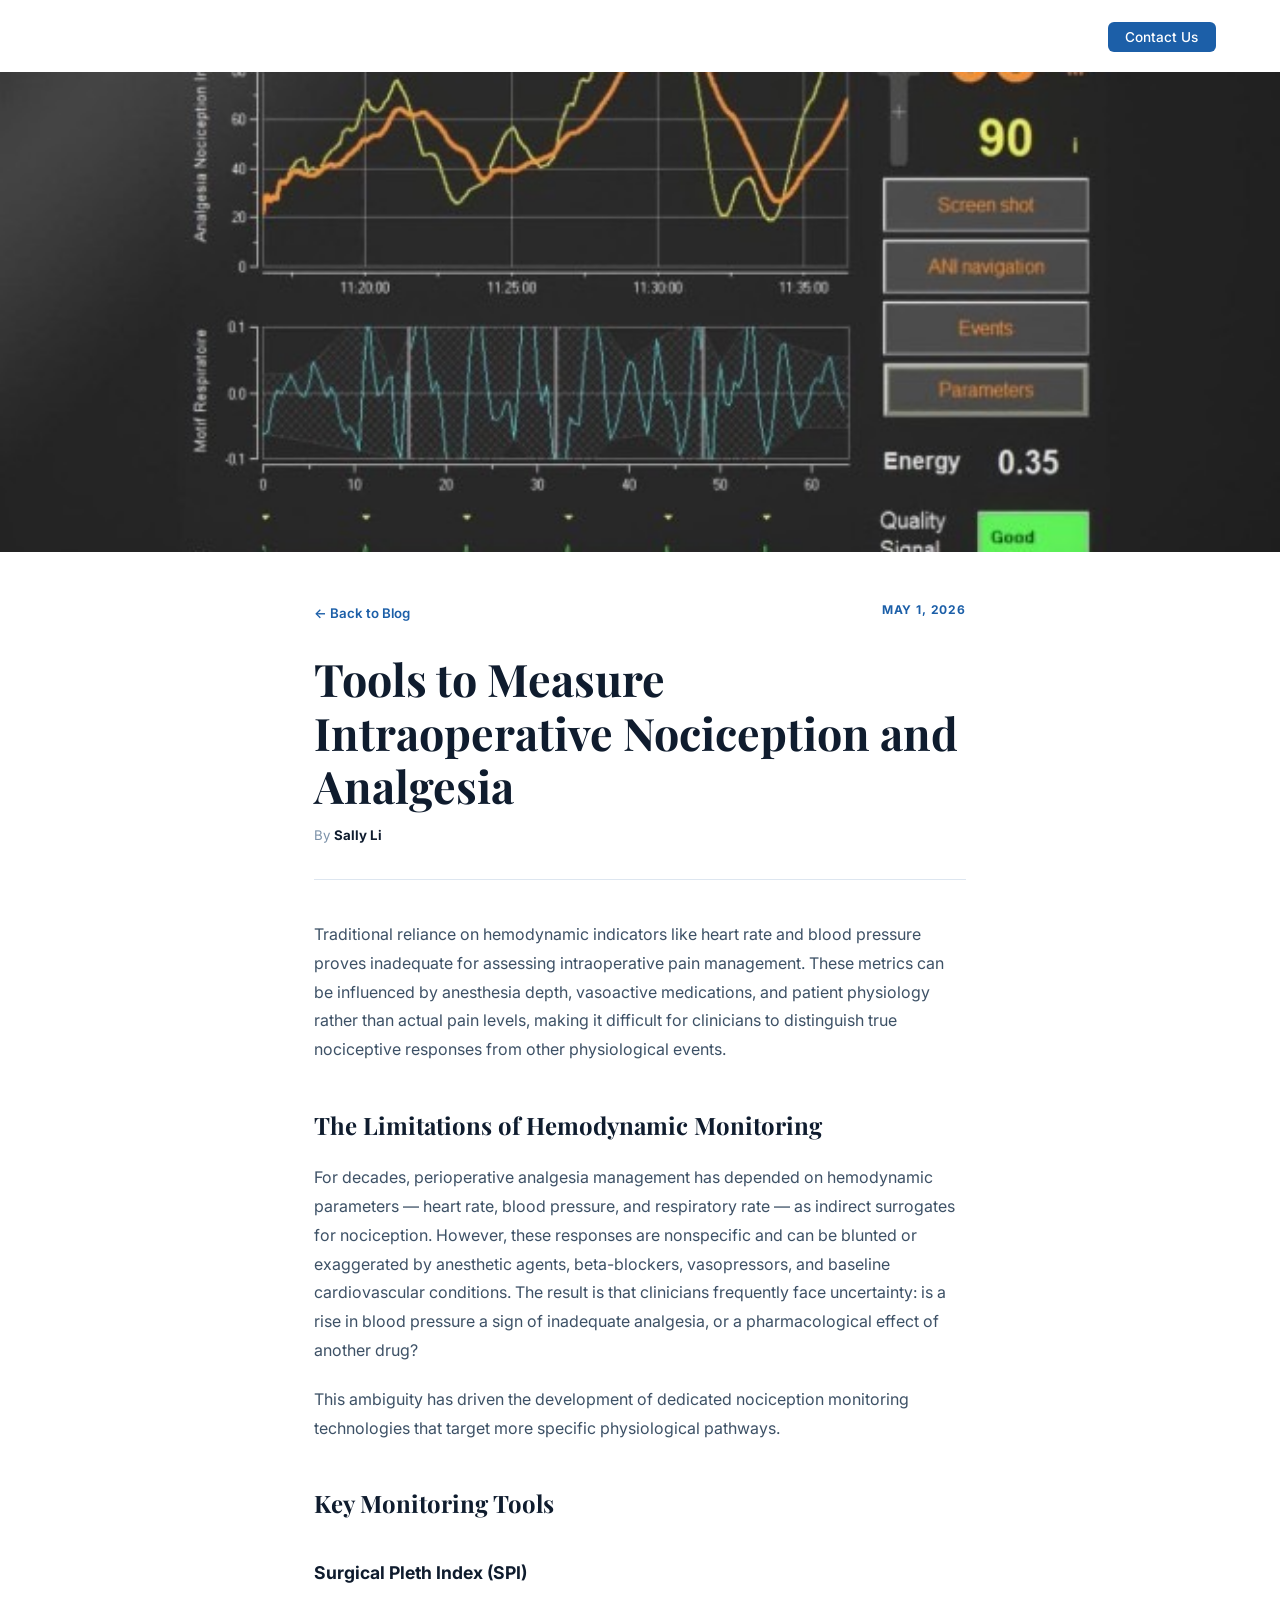
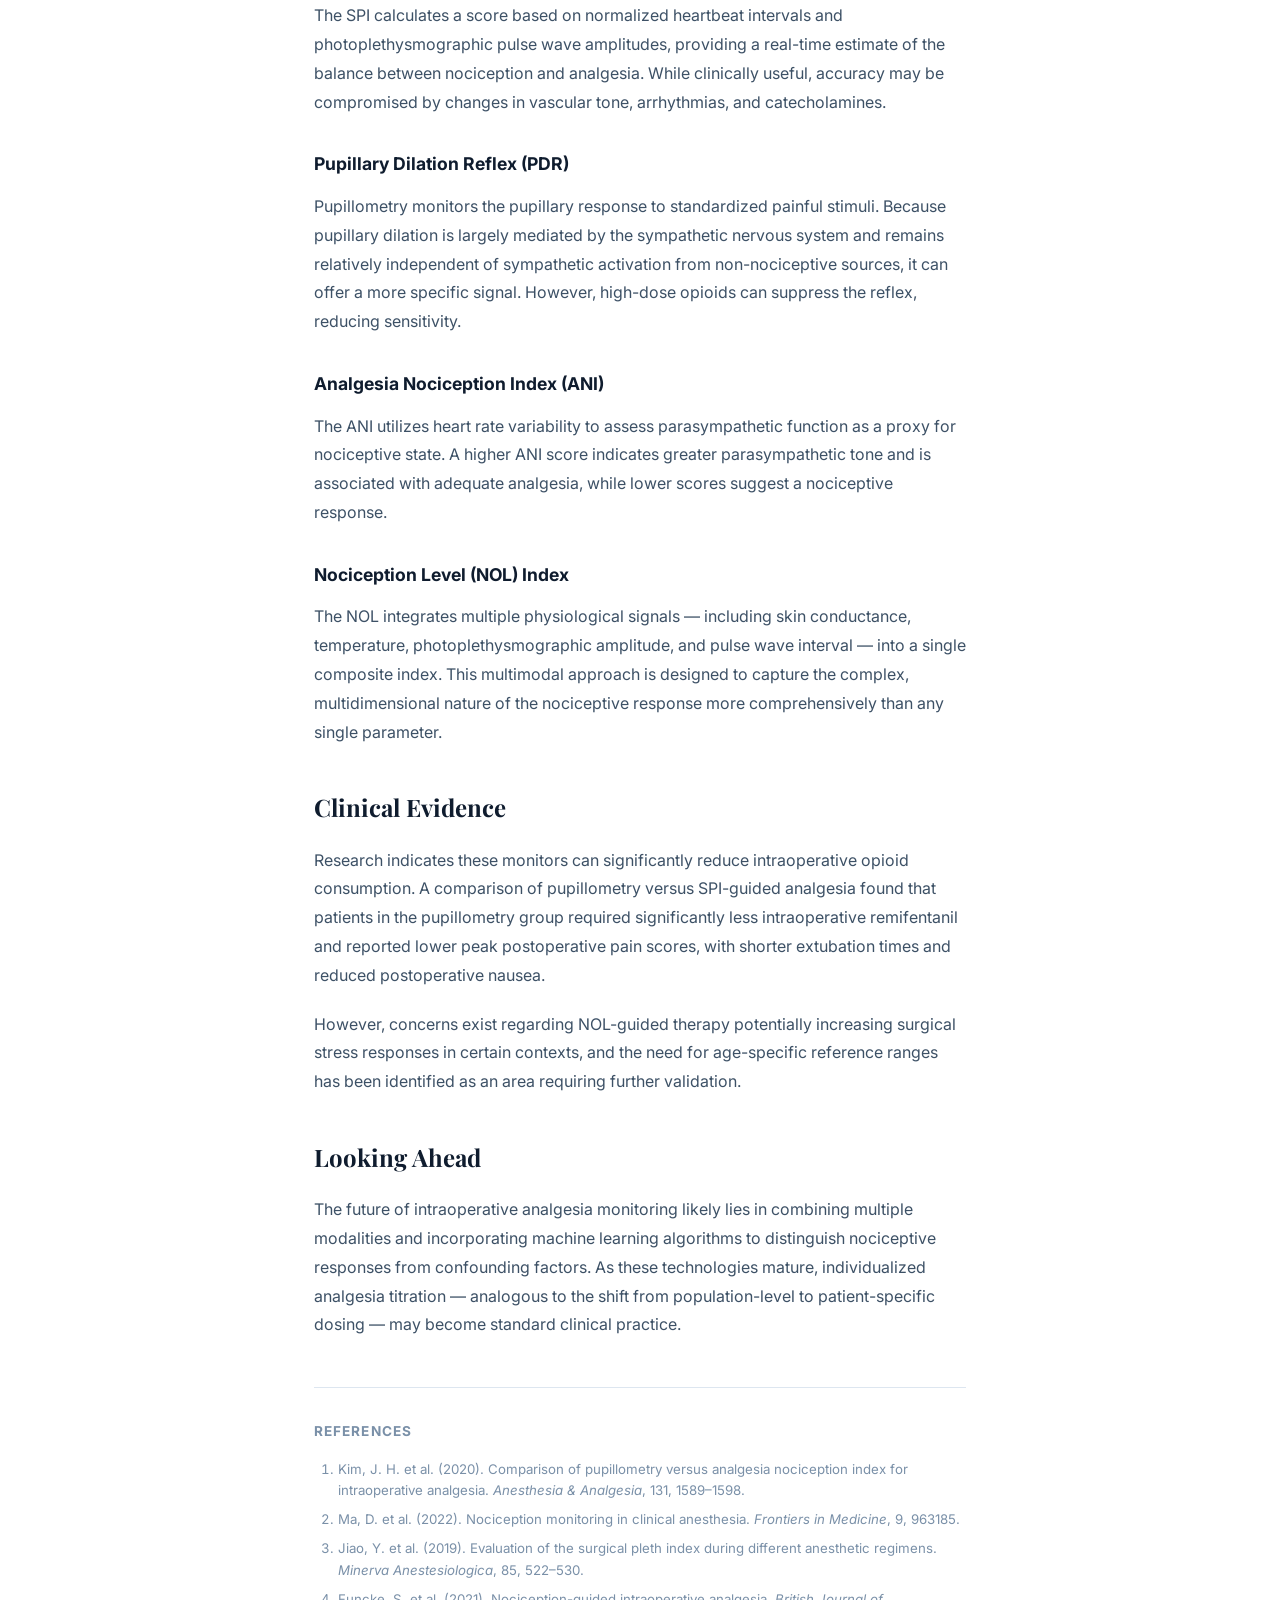
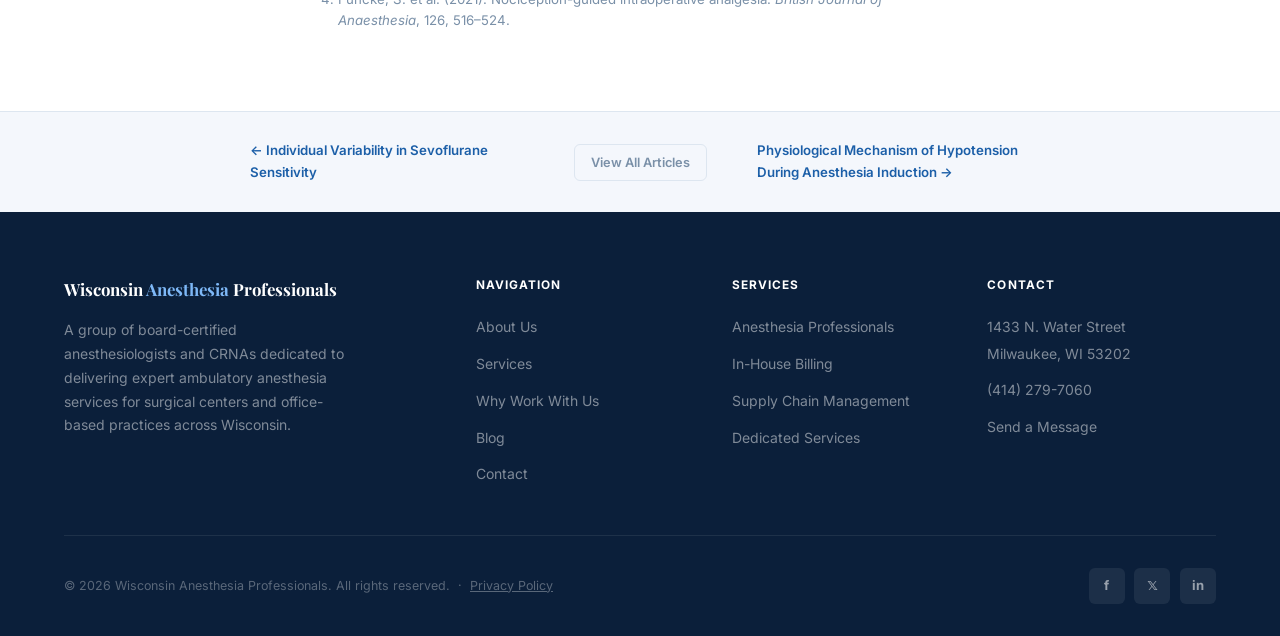
<file: blog/nociception-analgesia.html>
<!DOCTYPE html>
<html lang="en">
<head>
  <meta charset="UTF-8" />
  <meta name="viewport" content="width=device-width, initial-scale=1.0" />
  <title>Tools to Measure Intraoperative Nociception and Analgesia &mdash; Wisconsin Anesthesia Professionals</title>
  <meta name="description" content="Traditional hemodynamic parameters are limited for assessing intraoperative pain. We review emerging monitoring technologies that provide a more objective clinical picture." />
  <link rel="preconnect" href="https://fonts.googleapis.com" />
  <link rel="preconnect" href="https://fonts.gstatic.com" crossorigin />
  <link href="https://fonts.googleapis.com/css2?family=Playfair+Display:wght@600;700&family=Inter:wght@300;400;500;600;700&display=swap" rel="stylesheet" />
  <link rel="stylesheet" href="../css/style.css" />
</head>
<body>

  <nav class="site-nav scrolled" aria-label="Main navigation">
    <div class="nav-inner">
      <a href="../index.html" class="nav-logo" aria-label="Wisconsin Anesthesia Professionals home">
        <span class="logo-main">Wisconsin Anesthesia Professionals</span>
        <span class="logo-sub">Milwaukee, Wisconsin</span>
      </a>
      <ul class="nav-links" id="navLinks" role="list">
        <li><a href="../index.html#about">About</a></li>
        <li><a href="../index.html#services">Services</a></li>
        <li><a href="../index.html#why">Why Us</a></li>
        <li><a href="../blog.html">Blog</a></li>
        <li><a href="../index.html#contact" class="nav-cta">Contact Us</a></li>
      </ul>
      <button class="hamburger" id="hamburger" aria-label="Toggle navigation" aria-expanded="false">
        <span></span><span></span><span></span>
      </button>
    </div>
  </nav>

  <article class="blog-post-page">
    <div class="blog-post-hero">
      <img src="../images/blog-nociception.jpg" alt="Monitoring equipment for intraoperative nociception" />
    </div>
    <div class="blog-post-wrap">
      <header class="blog-post-header">
        <div class="blog-post-meta">
          <a href="../blog.html" class="blog-back">&larr; Back to Blog</a>
          <span class="blog-date">May 1, 2026</span>
        </div>
        <h1>Tools to Measure Intraoperative Nociception and Analgesia</h1>
        <div class="blog-post-byline">By <strong>Sally Li</strong></div>
      </header>

      <div class="blog-post-content">
        <p>Traditional reliance on hemodynamic indicators like heart rate and blood pressure proves inadequate for assessing intraoperative pain management. These metrics can be influenced by anesthesia depth, vasoactive medications, and patient physiology rather than actual pain levels, making it difficult for clinicians to distinguish true nociceptive responses from other physiological events.</p>

        <h2>The Limitations of Hemodynamic Monitoring</h2>
        <p>For decades, perioperative analgesia management has depended on hemodynamic parameters &mdash; heart rate, blood pressure, and respiratory rate &mdash; as indirect surrogates for nociception. However, these responses are nonspecific and can be blunted or exaggerated by anesthetic agents, beta-blockers, vasopressors, and baseline cardiovascular conditions. The result is that clinicians frequently face uncertainty: is a rise in blood pressure a sign of inadequate analgesia, or a pharmacological effect of another drug?</p>
        <p>This ambiguity has driven the development of dedicated nociception monitoring technologies that target more specific physiological pathways.</p>

        <h2>Key Monitoring Tools</h2>

        <h3>Surgical Pleth Index (SPI)</h3>
        <p>The SPI calculates a score based on normalized heartbeat intervals and photoplethysmographic pulse wave amplitudes, providing a real-time estimate of the balance between nociception and analgesia. While clinically useful, accuracy may be compromised by changes in vascular tone, arrhythmias, and catecholamines.</p>

        <h3>Pupillary Dilation Reflex (PDR)</h3>
        <p>Pupillometry monitors the pupillary response to standardized painful stimuli. Because pupillary dilation is largely mediated by the sympathetic nervous system and remains relatively independent of sympathetic activation from non-nociceptive sources, it can offer a more specific signal. However, high-dose opioids can suppress the reflex, reducing sensitivity.</p>

        <h3>Analgesia Nociception Index (ANI)</h3>
        <p>The ANI utilizes heart rate variability to assess parasympathetic function as a proxy for nociceptive state. A higher ANI score indicates greater parasympathetic tone and is associated with adequate analgesia, while lower scores suggest a nociceptive response.</p>

        <h3>Nociception Level (NOL) Index</h3>
        <p>The NOL integrates multiple physiological signals &mdash; including skin conductance, temperature, photoplethysmographic amplitude, and pulse wave interval &mdash; into a single composite index. This multimodal approach is designed to capture the complex, multidimensional nature of the nociceptive response more comprehensively than any single parameter.</p>

        <h2>Clinical Evidence</h2>
        <p>Research indicates these monitors can significantly reduce intraoperative opioid consumption. A comparison of pupillometry versus SPI-guided analgesia found that patients in the pupillometry group required significantly less intraoperative remifentanil and reported lower peak postoperative pain scores, with shorter extubation times and reduced postoperative nausea.</p>
        <p>However, concerns exist regarding NOL-guided therapy potentially increasing surgical stress responses in certain contexts, and the need for age-specific reference ranges has been identified as an area requiring further validation.</p>

        <h2>Looking Ahead</h2>
        <p>The future of intraoperative analgesia monitoring likely lies in combining multiple modalities and incorporating machine learning algorithms to distinguish nociceptive responses from confounding factors. As these technologies mature, individualized analgesia titration &mdash; analogous to the shift from population-level to patient-specific dosing &mdash; may become standard clinical practice.</p>
      </div>

      <div class="blog-post-references">
        <h3>References</h3>
        <ol>
          <li>Kim, J. H. et al. (2020). Comparison of pupillometry versus analgesia nociception index for intraoperative analgesia. <em>Anesthesia &amp; Analgesia</em>, 131, 1589&ndash;1598.</li>
          <li>Ma, D. et al. (2022). Nociception monitoring in clinical anesthesia. <em>Frontiers in Medicine</em>, 9, 963185.</li>
          <li>Jiao, Y. et al. (2019). Evaluation of the surgical pleth index during different anesthetic regimens. <em>Minerva Anestesiologica</em>, 85, 522&ndash;530.</li>
          <li>Funcke, S. et al. (2021). Nociception-guided intraoperative analgesia. <em>British Journal of Anaesthesia</em>, 126, 516&ndash;524.</li>
        </ol>
      </div>
    </div>

    <div class="blog-post-nav">
      <div class="blog-nav-inner">
        <a href="individual-variability.html" class="blog-nav-prev">&larr; Individual Variability in Sevoflurane Sensitivity</a>
        <a href="../blog.html" class="blog-nav-all">View All Articles</a>
        <a href="hypotension-induction.html" class="blog-nav-next">Physiological Mechanism of Hypotension During Anesthesia Induction &rarr;</a>
      </div>
    </div>
  </article>

  <footer>
    <div class="footer-inner">
      <div class="footer-top">
        <div class="footer-brand">
          <span class="footer-brand-logo">Wisconsin <span>Anesthesia</span> Professionals</span>
          <p>A group of board-certified anesthesiologists and CRNAs dedicated to delivering expert ambulatory anesthesia services for surgical centers and office-based practices across Wisconsin.</p>
        </div>
        <div class="footer-col">
          <h4>Navigation</h4>
          <ul>
            <li><a href="../index.html#about">About Us</a></li>
            <li><a href="../index.html#services">Services</a></li>
            <li><a href="../index.html#why">Why Work With Us</a></li>
            <li><a href="../blog.html">Blog</a></li>
            <li><a href="../index.html#contact">Contact</a></li>
          </ul>
        </div>
        <div class="footer-col">
          <h4>Services</h4>
          <ul>
            <li><a href="../index.html#services">Anesthesia Professionals</a></li>
            <li><a href="../index.html#services">In-House Billing</a></li>
            <li><a href="../index.html#services">Supply Chain Management</a></li>
            <li><a href="../index.html#services">Dedicated Services</a></li>
          </ul>
        </div>
        <div class="footer-col">
          <h4>Contact</h4>
          <ul>
            <li><a href="https://maps.google.com/?q=1433+North+Water+Street+Milwaukee+WI+53202" target="_blank" rel="noopener">1433 N. Water Street<br>Milwaukee, WI 53202</a></li>
            <li><a href="tel:4142797060">(414) 279-7060</a></li>
            <li><a href="../index.html#contact">Send a Message</a></li>
          </ul>
        </div>
      </div>
      <div class="footer-bottom">
        <span>&copy; 2026 Wisconsin Anesthesia Professionals. All rights reserved. &nbsp;&middot;&nbsp; <a href="../privacy-policy.html" style="color:inherit;text-decoration:underline">Privacy Policy</a></span>
        <div class="socials">
          <a href="https://www.facebook.com/profile.php?id=100090541459263" target="_blank" rel="noopener" class="social-btn" aria-label="Facebook">f</a>
          <a href="https://twitter.com/WI_Anesthesia" target="_blank" rel="noopener" class="social-btn" aria-label="X (Twitter)">&#x1D54F;</a>
          <a href="https://www.linkedin.com/company/wisconsin-anesthesia-professionals/" target="_blank" rel="noopener" class="social-btn" aria-label="LinkedIn">in</a>
        </div>
      </div>
    </div>
  </footer>

  <script src="../js/main.js" defer></script>
</body>
</html>
</file>
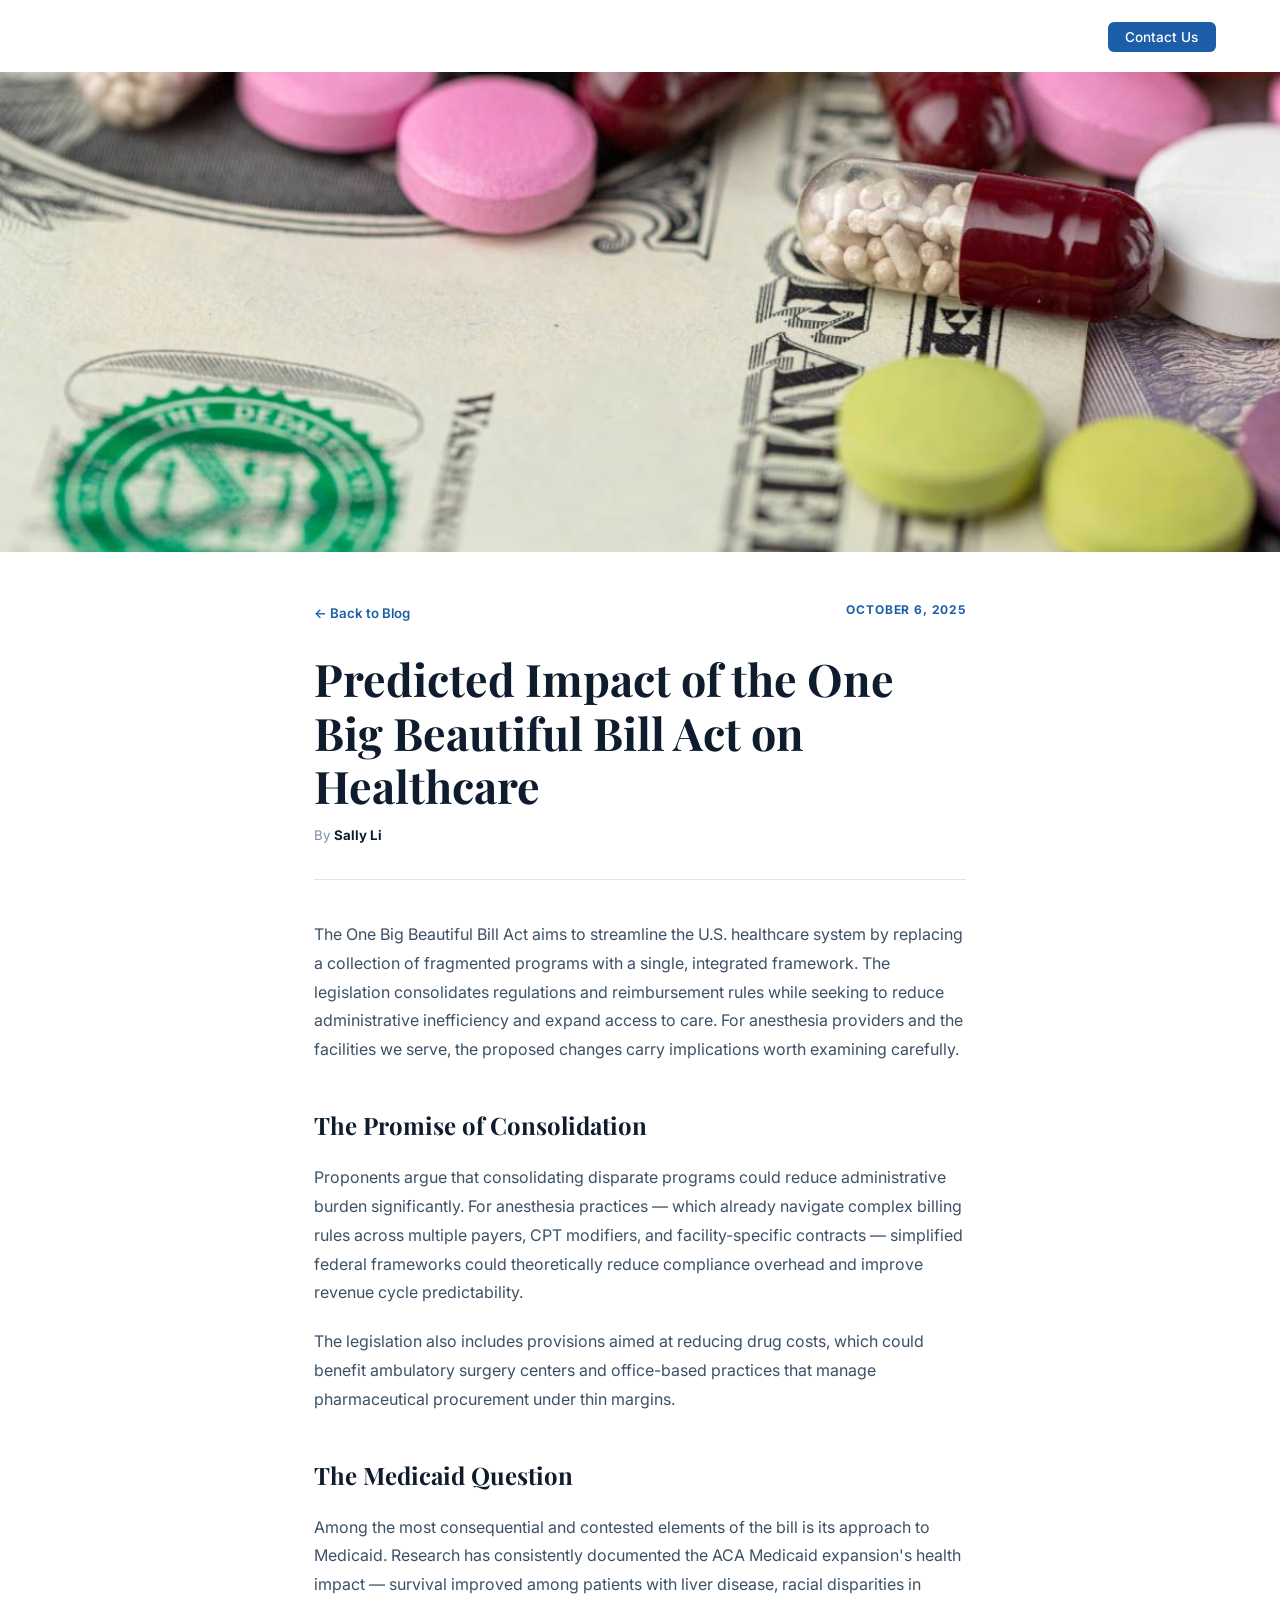
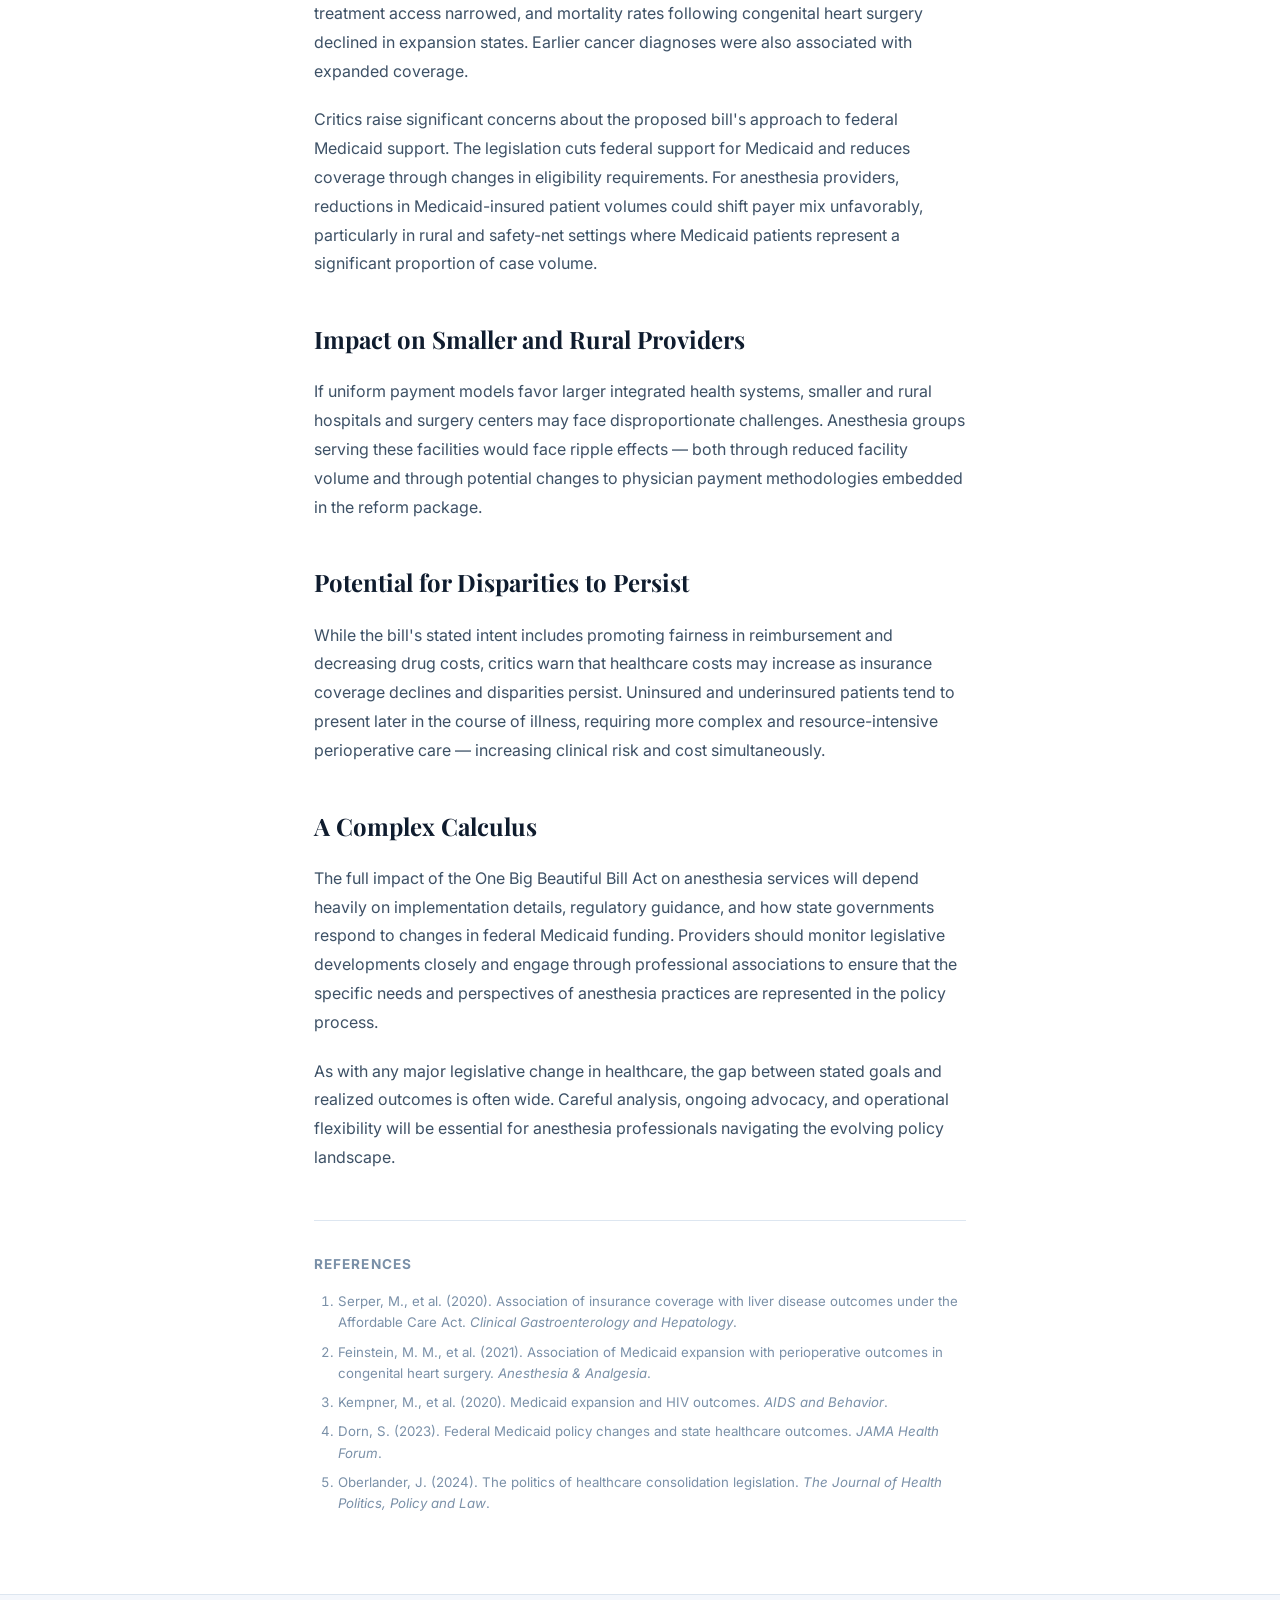
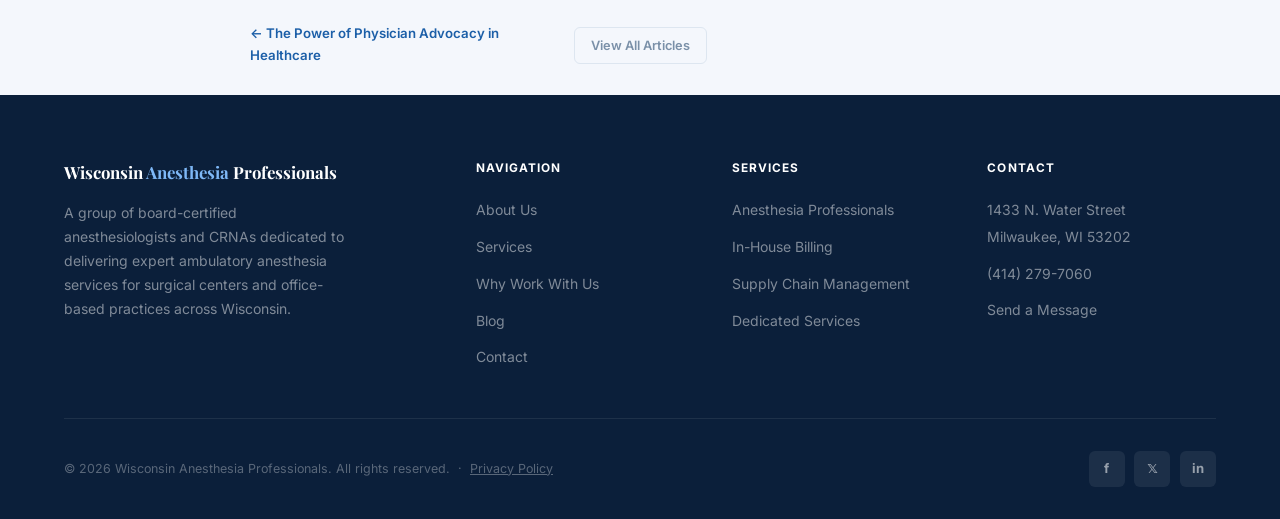
<file: blog/one-big-beautiful-bill.html>
<!DOCTYPE html>
<html lang="en">
<head>
  <meta charset="UTF-8" />
  <meta name="viewport" content="width=device-width, initial-scale=1.0" />
  <title>Predicted Impact of the One Big Beautiful Bill Act on Healthcare &mdash; Wisconsin Anesthesia Professionals</title>
  <meta name="description" content="The One Big Beautiful Bill Act proposes significant changes to U.S. healthcare. We analyze its potential impact on anesthesia practices, reimbursement, and patient access to care." />
  <link rel="preconnect" href="https://fonts.googleapis.com" />
  <link rel="preconnect" href="https://fonts.gstatic.com" crossorigin />
  <link href="https://fonts.googleapis.com/css2?family=Playfair+Display:wght@600;700&family=Inter:wght@300;400;500;600;700&display=swap" rel="stylesheet" />
  <link rel="stylesheet" href="../css/style.css" />
</head>
<body>

  <nav class="site-nav scrolled" aria-label="Main navigation">
    <div class="nav-inner">
      <a href="../index.html" class="nav-logo" aria-label="Wisconsin Anesthesia Professionals home">
        <span class="logo-main">Wisconsin Anesthesia Professionals</span>
        <span class="logo-sub">Milwaukee, Wisconsin</span>
      </a>
      <ul class="nav-links" id="navLinks" role="list">
        <li><a href="../index.html#about">About</a></li>
        <li><a href="../index.html#services">Services</a></li>
        <li><a href="../index.html#why">Why Us</a></li>
        <li><a href="../blog.html">Blog</a></li>
        <li><a href="../index.html#contact" class="nav-cta">Contact Us</a></li>
      </ul>
      <button class="hamburger" id="hamburger" aria-label="Toggle navigation" aria-expanded="false">
        <span></span><span></span><span></span>
      </button>
    </div>
  </nav>

  <article class="blog-post-page">
    <div class="blog-post-hero">
      <img src="../images/blog-one-big-bill.jpg" alt="Healthcare policy and legislation" />
    </div>
    <div class="blog-post-wrap">
      <header class="blog-post-header">
        <div class="blog-post-meta">
          <a href="../blog.html" class="blog-back">&larr; Back to Blog</a>
          <span class="blog-date">October 6, 2025</span>
        </div>
        <h1>Predicted Impact of the One Big Beautiful Bill Act on Healthcare</h1>
        <div class="blog-post-byline">By <strong>Sally Li</strong></div>
      </header>

      <div class="blog-post-content">
        <p>The One Big Beautiful Bill Act aims to streamline the U.S. healthcare system by replacing a collection of fragmented programs with a single, integrated framework. The legislation consolidates regulations and reimbursement rules while seeking to reduce administrative inefficiency and expand access to care. For anesthesia providers and the facilities we serve, the proposed changes carry implications worth examining carefully.</p>

        <h2>The Promise of Consolidation</h2>
        <p>Proponents argue that consolidating disparate programs could reduce administrative burden significantly. For anesthesia practices &mdash; which already navigate complex billing rules across multiple payers, CPT modifiers, and facility-specific contracts &mdash; simplified federal frameworks could theoretically reduce compliance overhead and improve revenue cycle predictability.</p>
        <p>The legislation also includes provisions aimed at reducing drug costs, which could benefit ambulatory surgery centers and office-based practices that manage pharmaceutical procurement under thin margins.</p>

        <h2>The Medicaid Question</h2>
        <p>Among the most consequential and contested elements of the bill is its approach to Medicaid. Research has consistently documented the ACA Medicaid expansion's health impact &mdash; survival improved among patients with liver disease, racial disparities in treatment access narrowed, and mortality rates following congenital heart surgery declined in expansion states. Earlier cancer diagnoses were also associated with expanded coverage.</p>
        <p>Critics raise significant concerns about the proposed bill's approach to federal Medicaid support. The legislation cuts federal support for Medicaid and reduces coverage through changes in eligibility requirements. For anesthesia providers, reductions in Medicaid-insured patient volumes could shift payer mix unfavorably, particularly in rural and safety-net settings where Medicaid patients represent a significant proportion of case volume.</p>

        <h2>Impact on Smaller and Rural Providers</h2>
        <p>If uniform payment models favor larger integrated health systems, smaller and rural hospitals and surgery centers may face disproportionate challenges. Anesthesia groups serving these facilities would face ripple effects &mdash; both through reduced facility volume and through potential changes to physician payment methodologies embedded in the reform package.</p>

        <h2>Potential for Disparities to Persist</h2>
        <p>While the bill's stated intent includes promoting fairness in reimbursement and decreasing drug costs, critics warn that healthcare costs may increase as insurance coverage declines and disparities persist. Uninsured and underinsured patients tend to present later in the course of illness, requiring more complex and resource-intensive perioperative care &mdash; increasing clinical risk and cost simultaneously.</p>

        <h2>A Complex Calculus</h2>
        <p>The full impact of the One Big Beautiful Bill Act on anesthesia services will depend heavily on implementation details, regulatory guidance, and how state governments respond to changes in federal Medicaid funding. Providers should monitor legislative developments closely and engage through professional associations to ensure that the specific needs and perspectives of anesthesia practices are represented in the policy process.</p>
        <p>As with any major legislative change in healthcare, the gap between stated goals and realized outcomes is often wide. Careful analysis, ongoing advocacy, and operational flexibility will be essential for anesthesia professionals navigating the evolving policy landscape.</p>
      </div>

      <div class="blog-post-references">
        <h3>References</h3>
        <ol>
          <li>Serper, M., et al. (2020). Association of insurance coverage with liver disease outcomes under the Affordable Care Act. <em>Clinical Gastroenterology and Hepatology</em>.</li>
          <li>Feinstein, M. M., et al. (2021). Association of Medicaid expansion with perioperative outcomes in congenital heart surgery. <em>Anesthesia &amp; Analgesia</em>.</li>
          <li>Kempner, M., et al. (2020). Medicaid expansion and HIV outcomes. <em>AIDS and Behavior</em>.</li>
          <li>Dorn, S. (2023). Federal Medicaid policy changes and state healthcare outcomes. <em>JAMA Health Forum</em>.</li>
          <li>Oberlander, J. (2024). The politics of healthcare consolidation legislation. <em>The Journal of Health Politics, Policy and Law</em>.</li>
        </ol>
      </div>
    </div>

    <div class="blog-post-nav">
      <div class="blog-nav-inner">
        <a href="physician-advocacy.html" class="blog-nav-prev">&larr; The Power of Physician Advocacy in Healthcare</a>
        <a href="../blog.html" class="blog-nav-all">View All Articles</a>
        <div class="blog-nav-placeholder"></div>
      </div>
    </div>
  </article>

  <footer>
    <div class="footer-inner">
      <div class="footer-top">
        <div class="footer-brand">
          <span class="footer-brand-logo">Wisconsin <span>Anesthesia</span> Professionals</span>
          <p>A group of board-certified anesthesiologists and CRNAs dedicated to delivering expert ambulatory anesthesia services for surgical centers and office-based practices across Wisconsin.</p>
        </div>
        <div class="footer-col">
          <h4>Navigation</h4>
          <ul>
            <li><a href="../index.html#about">About Us</a></li>
            <li><a href="../index.html#services">Services</a></li>
            <li><a href="../index.html#why">Why Work With Us</a></li>
            <li><a href="../blog.html">Blog</a></li>
            <li><a href="../index.html#contact">Contact</a></li>
          </ul>
        </div>
        <div class="footer-col">
          <h4>Services</h4>
          <ul>
            <li><a href="../index.html#services">Anesthesia Professionals</a></li>
            <li><a href="../index.html#services">In-House Billing</a></li>
            <li><a href="../index.html#services">Supply Chain Management</a></li>
            <li><a href="../index.html#services">Dedicated Services</a></li>
          </ul>
        </div>
        <div class="footer-col">
          <h4>Contact</h4>
          <ul>
            <li><a href="https://maps.google.com/?q=1433+North+Water+Street+Milwaukee+WI+53202" target="_blank" rel="noopener">1433 N. Water Street<br>Milwaukee, WI 53202</a></li>
            <li><a href="tel:4142797060">(414) 279-7060</a></li>
            <li><a href="../index.html#contact">Send a Message</a></li>
          </ul>
        </div>
      </div>
      <div class="footer-bottom">
        <span>&copy; 2026 Wisconsin Anesthesia Professionals. All rights reserved. &nbsp;&middot;&nbsp; <a href="../privacy-policy.html" style="color:inherit;text-decoration:underline">Privacy Policy</a></span>
        <div class="socials">
          <a href="https://www.facebook.com/profile.php?id=100090541459263" target="_blank" rel="noopener" class="social-btn" aria-label="Facebook">f</a>
          <a href="https://twitter.com/WI_Anesthesia" target="_blank" rel="noopener" class="social-btn" aria-label="X (Twitter)">&#x1D54F;</a>
          <a href="https://www.linkedin.com/company/wisconsin-anesthesia-professionals/" target="_blank" rel="noopener" class="social-btn" aria-label="LinkedIn">in</a>
        </div>
      </div>
    </div>
  </footer>

  <script src="../js/main.js" defer></script>
</body>
</html>
</file>
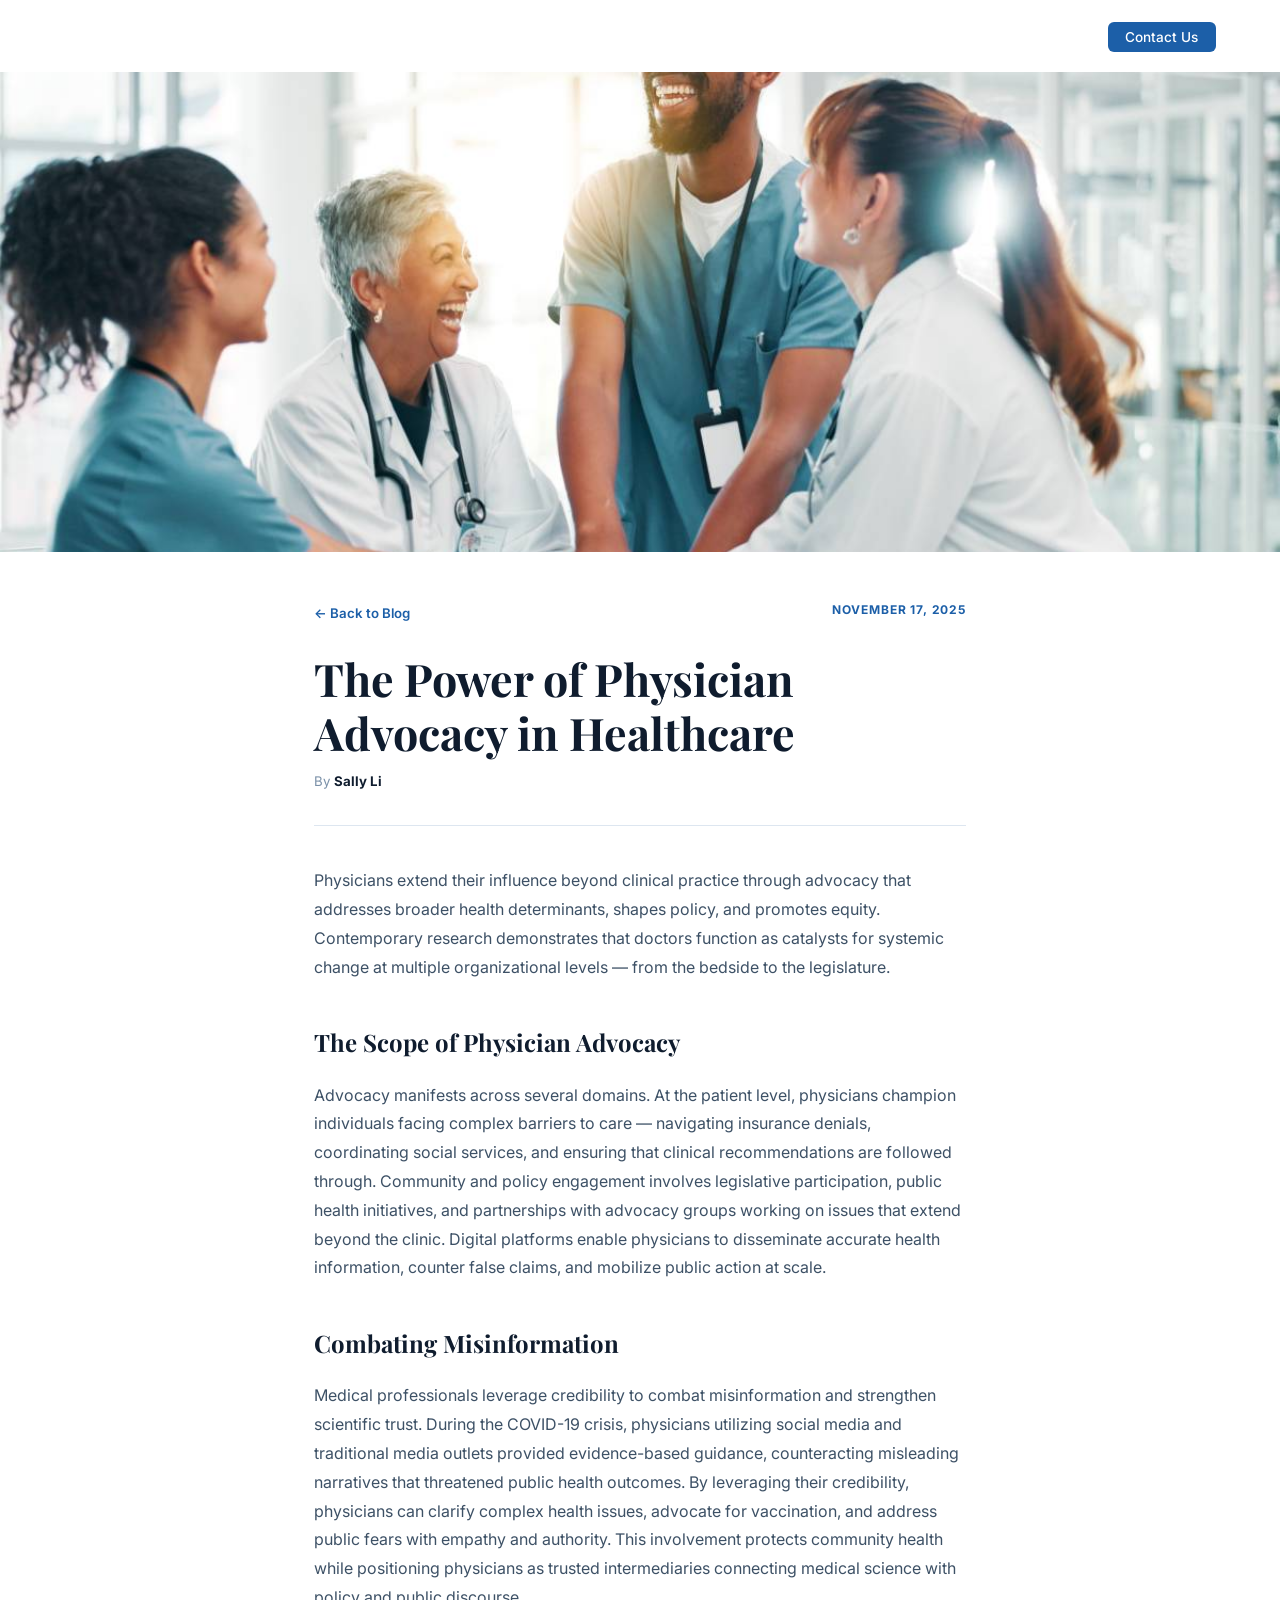
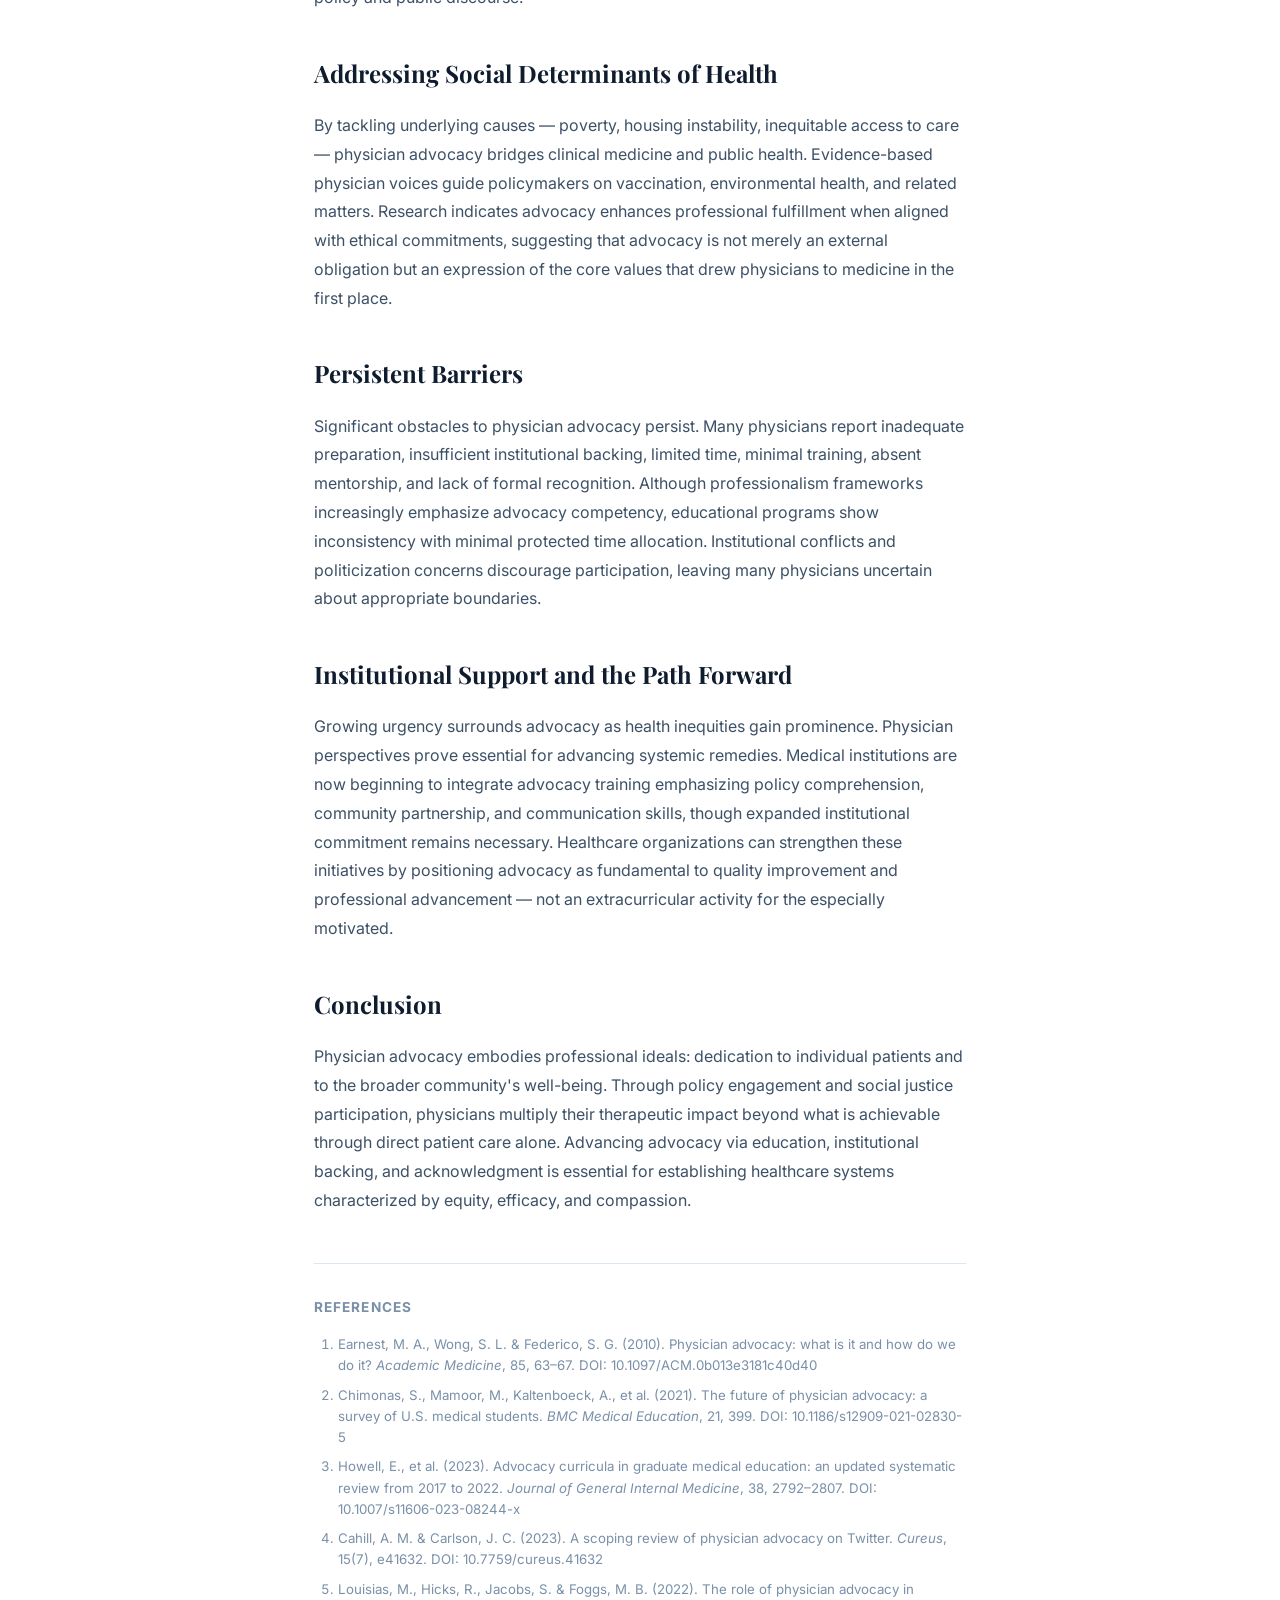
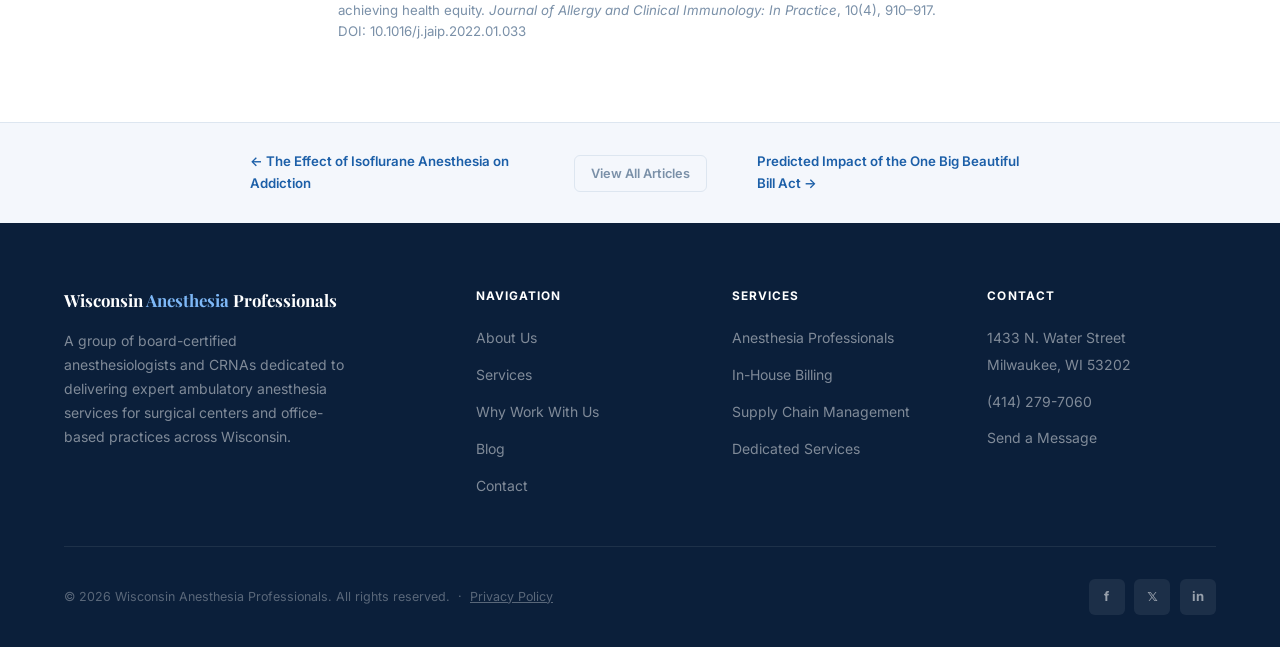
<file: blog/physician-advocacy.html>
<!DOCTYPE html>
<html lang="en">
<head>
  <meta charset="UTF-8" />
  <meta name="viewport" content="width=device-width, initial-scale=1.0" />
  <title>The Power of Physician Advocacy in Healthcare &mdash; Wisconsin Anesthesia Professionals</title>
  <meta name="description" content="Physicians can use their expertise and influence to address systemic healthcare challenges. We discuss the case for proactive physician advocacy at the policy level." />
  <link rel="preconnect" href="https://fonts.googleapis.com" />
  <link rel="preconnect" href="https://fonts.gstatic.com" crossorigin />
  <link href="https://fonts.googleapis.com/css2?family=Playfair+Display:wght@600;700&family=Inter:wght@300;400;500;600;700&display=swap" rel="stylesheet" />
  <link rel="stylesheet" href="../css/style.css" />
</head>
<body>

  <nav class="site-nav scrolled" aria-label="Main navigation">
    <div class="nav-inner">
      <a href="../index.html" class="nav-logo" aria-label="Wisconsin Anesthesia Professionals home">
        <span class="logo-main">Wisconsin Anesthesia Professionals</span>
        <span class="logo-sub">Milwaukee, Wisconsin</span>
      </a>
      <ul class="nav-links" id="navLinks" role="list">
        <li><a href="../index.html#about">About</a></li>
        <li><a href="../index.html#services">Services</a></li>
        <li><a href="../index.html#why">Why Us</a></li>
        <li><a href="../blog.html">Blog</a></li>
        <li><a href="../index.html#contact" class="nav-cta">Contact Us</a></li>
      </ul>
      <button class="hamburger" id="hamburger" aria-label="Toggle navigation" aria-expanded="false">
        <span></span><span></span><span></span>
      </button>
    </div>
  </nav>

  <article class="blog-post-page">
    <div class="blog-post-hero">
      <img src="../images/blog-physician-advocacy.jpg" alt="Physician advocating in a healthcare setting" />
    </div>
    <div class="blog-post-wrap">
      <header class="blog-post-header">
        <div class="blog-post-meta">
          <a href="../blog.html" class="blog-back">&larr; Back to Blog</a>
          <span class="blog-date">November 17, 2025</span>
        </div>
        <h1>The Power of Physician Advocacy in Healthcare</h1>
        <div class="blog-post-byline">By <strong>Sally Li</strong></div>
      </header>

      <div class="blog-post-content">
        <p>Physicians extend their influence beyond clinical practice through advocacy that addresses broader health determinants, shapes policy, and promotes equity. Contemporary research demonstrates that doctors function as catalysts for systemic change at multiple organizational levels &mdash; from the bedside to the legislature.</p>

        <h2>The Scope of Physician Advocacy</h2>
        <p>Advocacy manifests across several domains. At the patient level, physicians champion individuals facing complex barriers to care &mdash; navigating insurance denials, coordinating social services, and ensuring that clinical recommendations are followed through. Community and policy engagement involves legislative participation, public health initiatives, and partnerships with advocacy groups working on issues that extend beyond the clinic. Digital platforms enable physicians to disseminate accurate health information, counter false claims, and mobilize public action at scale.</p>

        <h2>Combating Misinformation</h2>
        <p>Medical professionals leverage credibility to combat misinformation and strengthen scientific trust. During the COVID-19 crisis, physicians utilizing social media and traditional media outlets provided evidence-based guidance, counteracting misleading narratives that threatened public health outcomes. By leveraging their credibility, physicians can clarify complex health issues, advocate for vaccination, and address public fears with empathy and authority. This involvement protects community health while positioning physicians as trusted intermediaries connecting medical science with policy and public discourse.</p>

        <h2>Addressing Social Determinants of Health</h2>
        <p>By tackling underlying causes &mdash; poverty, housing instability, inequitable access to care &mdash; physician advocacy bridges clinical medicine and public health. Evidence-based physician voices guide policymakers on vaccination, environmental health, and related matters. Research indicates advocacy enhances professional fulfillment when aligned with ethical commitments, suggesting that advocacy is not merely an external obligation but an expression of the core values that drew physicians to medicine in the first place.</p>

        <h2>Persistent Barriers</h2>
        <p>Significant obstacles to physician advocacy persist. Many physicians report inadequate preparation, insufficient institutional backing, limited time, minimal training, absent mentorship, and lack of formal recognition. Although professionalism frameworks increasingly emphasize advocacy competency, educational programs show inconsistency with minimal protected time allocation. Institutional conflicts and politicization concerns discourage participation, leaving many physicians uncertain about appropriate boundaries.</p>

        <h2>Institutional Support and the Path Forward</h2>
        <p>Growing urgency surrounds advocacy as health inequities gain prominence. Physician perspectives prove essential for advancing systemic remedies. Medical institutions are now beginning to integrate advocacy training emphasizing policy comprehension, community partnership, and communication skills, though expanded institutional commitment remains necessary. Healthcare organizations can strengthen these initiatives by positioning advocacy as fundamental to quality improvement and professional advancement &mdash; not an extracurricular activity for the especially motivated.</p>

        <h2>Conclusion</h2>
        <p>Physician advocacy embodies professional ideals: dedication to individual patients and to the broader community's well-being. Through policy engagement and social justice participation, physicians multiply their therapeutic impact beyond what is achievable through direct patient care alone. Advancing advocacy via education, institutional backing, and acknowledgment is essential for establishing healthcare systems characterized by equity, efficacy, and compassion.</p>
      </div>

      <div class="blog-post-references">
        <h3>References</h3>
        <ol>
          <li>Earnest, M. A., Wong, S. L. &amp; Federico, S. G. (2010). Physician advocacy: what is it and how do we do it? <em>Academic Medicine</em>, 85, 63&ndash;67. DOI: 10.1097/ACM.0b013e3181c40d40</li>
          <li>Chimonas, S., Mamoor, M., Kaltenboeck, A., et al. (2021). The future of physician advocacy: a survey of U.S. medical students. <em>BMC Medical Education</em>, 21, 399. DOI: 10.1186/s12909-021-02830-5</li>
          <li>Howell, E., et al. (2023). Advocacy curricula in graduate medical education: an updated systematic review from 2017 to 2022. <em>Journal of General Internal Medicine</em>, 38, 2792&ndash;2807. DOI: 10.1007/s11606-023-08244-x</li>
          <li>Cahill, A. M. &amp; Carlson, J. C. (2023). A scoping review of physician advocacy on Twitter. <em>Cureus</em>, 15(7), e41632. DOI: 10.7759/cureus.41632</li>
          <li>Louisias, M., Hicks, R., Jacobs, S. &amp; Foggs, M. B. (2022). The role of physician advocacy in achieving health equity. <em>Journal of Allergy and Clinical Immunology: In Practice</em>, 10(4), 910&ndash;917. DOI: 10.1016/j.jaip.2022.01.033</li>
        </ol>
      </div>
    </div>

    <div class="blog-post-nav">
      <div class="blog-nav-inner">
        <a href="isoflurane-addiction.html" class="blog-nav-prev">&larr; The Effect of Isoflurane Anesthesia on Addiction</a>
        <a href="../blog.html" class="blog-nav-all">View All Articles</a>
        <a href="one-big-beautiful-bill.html" class="blog-nav-next">Predicted Impact of the One Big Beautiful Bill Act &rarr;</a>
      </div>
    </div>
  </article>

  <footer>
    <div class="footer-inner">
      <div class="footer-top">
        <div class="footer-brand">
          <span class="footer-brand-logo">Wisconsin <span>Anesthesia</span> Professionals</span>
          <p>A group of board-certified anesthesiologists and CRNAs dedicated to delivering expert ambulatory anesthesia services for surgical centers and office-based practices across Wisconsin.</p>
        </div>
        <div class="footer-col">
          <h4>Navigation</h4>
          <ul>
            <li><a href="../index.html#about">About Us</a></li>
            <li><a href="../index.html#services">Services</a></li>
            <li><a href="../index.html#why">Why Work With Us</a></li>
            <li><a href="../blog.html">Blog</a></li>
            <li><a href="../index.html#contact">Contact</a></li>
          </ul>
        </div>
        <div class="footer-col">
          <h4>Services</h4>
          <ul>
            <li><a href="../index.html#services">Anesthesia Professionals</a></li>
            <li><a href="../index.html#services">In-House Billing</a></li>
            <li><a href="../index.html#services">Supply Chain Management</a></li>
            <li><a href="../index.html#services">Dedicated Services</a></li>
          </ul>
        </div>
        <div class="footer-col">
          <h4>Contact</h4>
          <ul>
            <li><a href="https://maps.google.com/?q=1433+North+Water+Street+Milwaukee+WI+53202" target="_blank" rel="noopener">1433 N. Water Street<br>Milwaukee, WI 53202</a></li>
            <li><a href="tel:4142797060">(414) 279-7060</a></li>
            <li><a href="../index.html#contact">Send a Message</a></li>
          </ul>
        </div>
      </div>
      <div class="footer-bottom">
        <span>&copy; 2026 Wisconsin Anesthesia Professionals. All rights reserved. &nbsp;&middot;&nbsp; <a href="../privacy-policy.html" style="color:inherit;text-decoration:underline">Privacy Policy</a></span>
        <div class="socials">
          <a href="https://www.facebook.com/profile.php?id=100090541459263" target="_blank" rel="noopener" class="social-btn" aria-label="Facebook">f</a>
          <a href="https://twitter.com/WI_Anesthesia" target="_blank" rel="noopener" class="social-btn" aria-label="X (Twitter)">&#x1D54F;</a>
          <a href="https://www.linkedin.com/company/wisconsin-anesthesia-professionals/" target="_blank" rel="noopener" class="social-btn" aria-label="LinkedIn">in</a>
        </div>
      </div>
    </div>
  </footer>

  <script src="../js/main.js" defer></script>
</body>
</html>
</file>
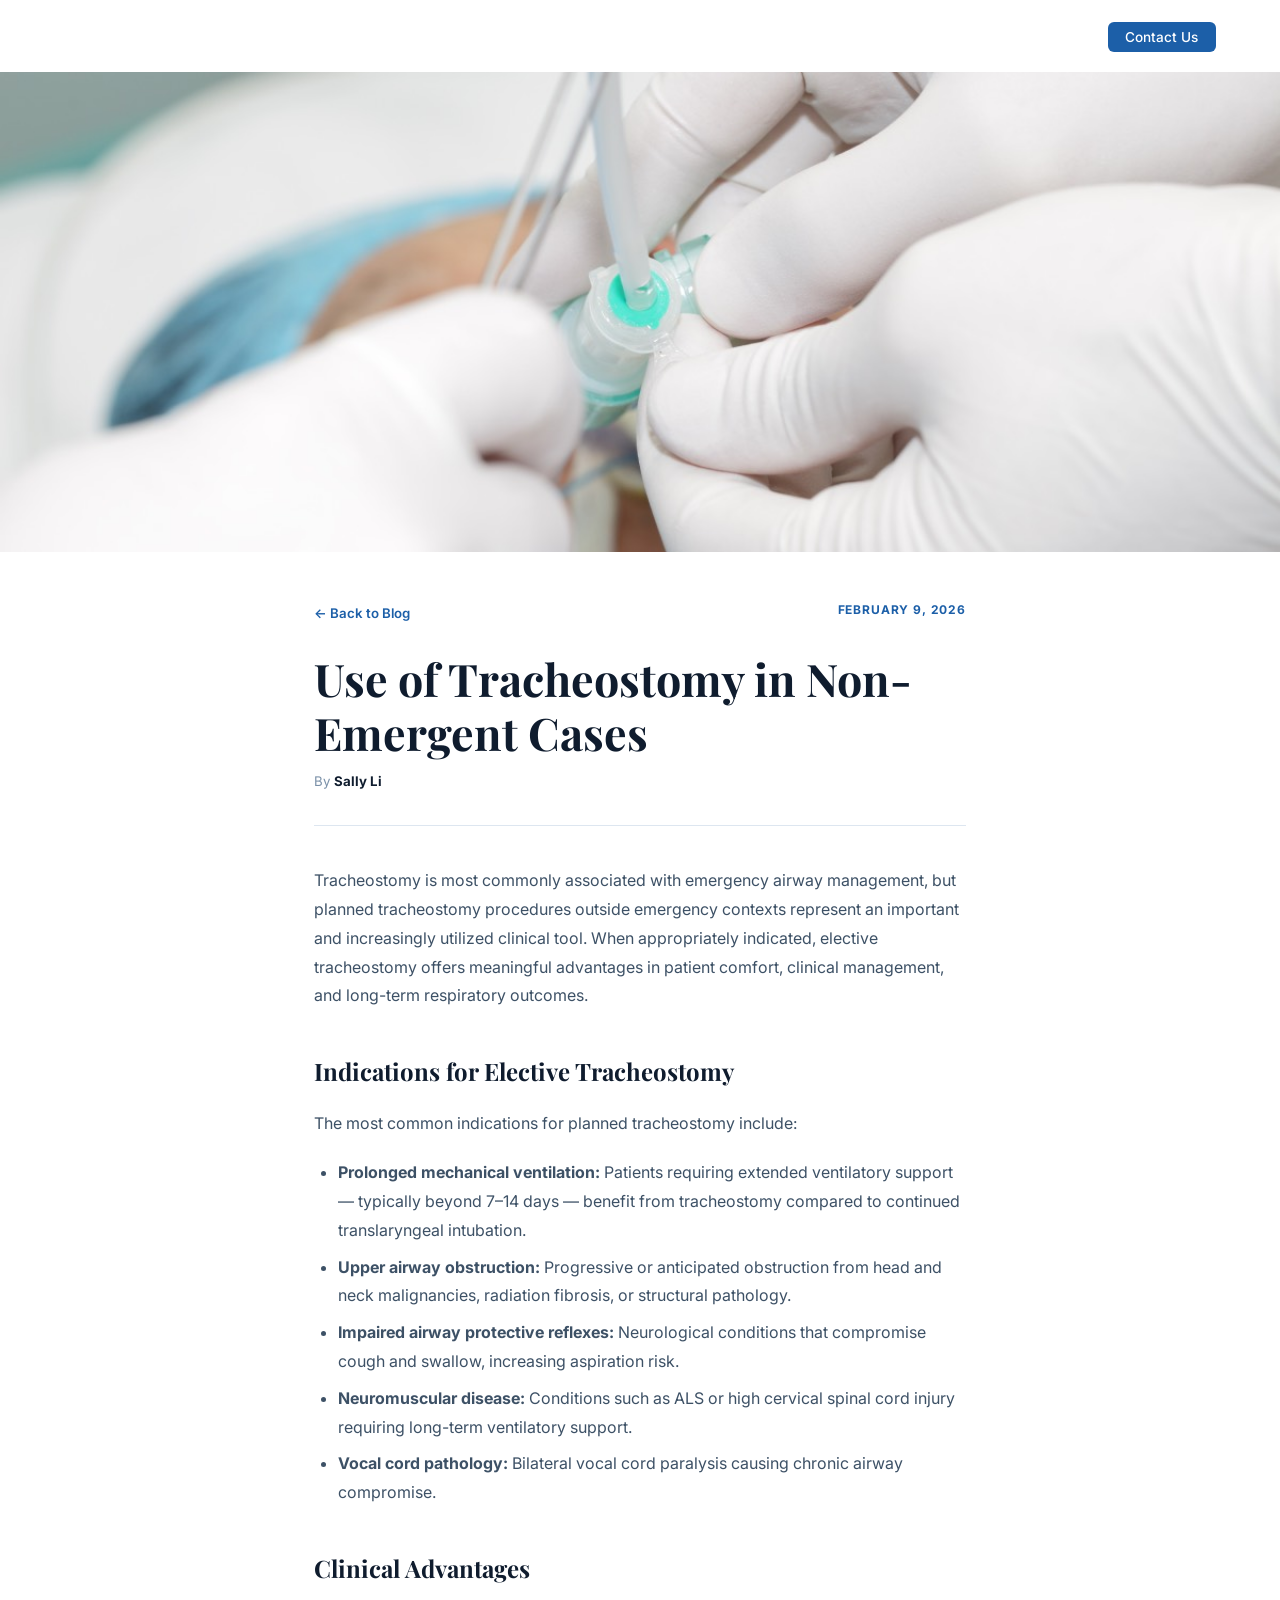
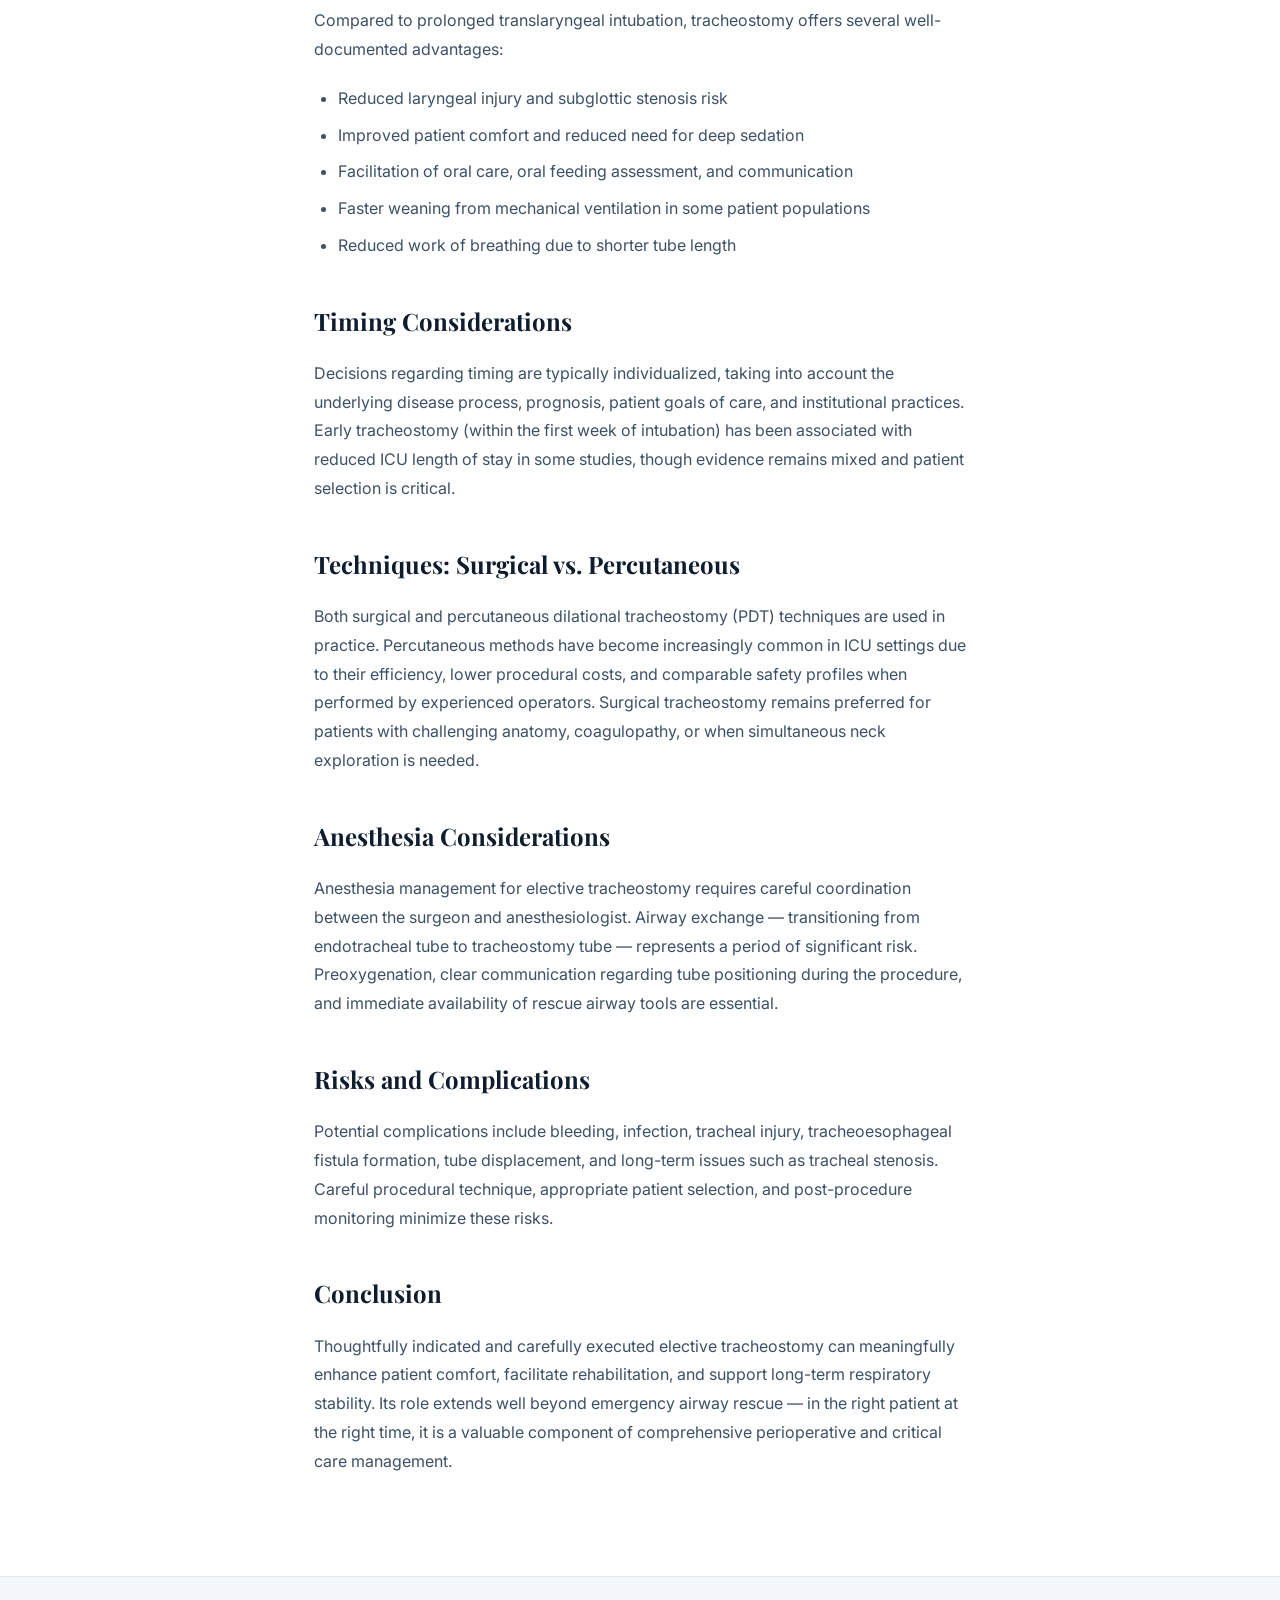
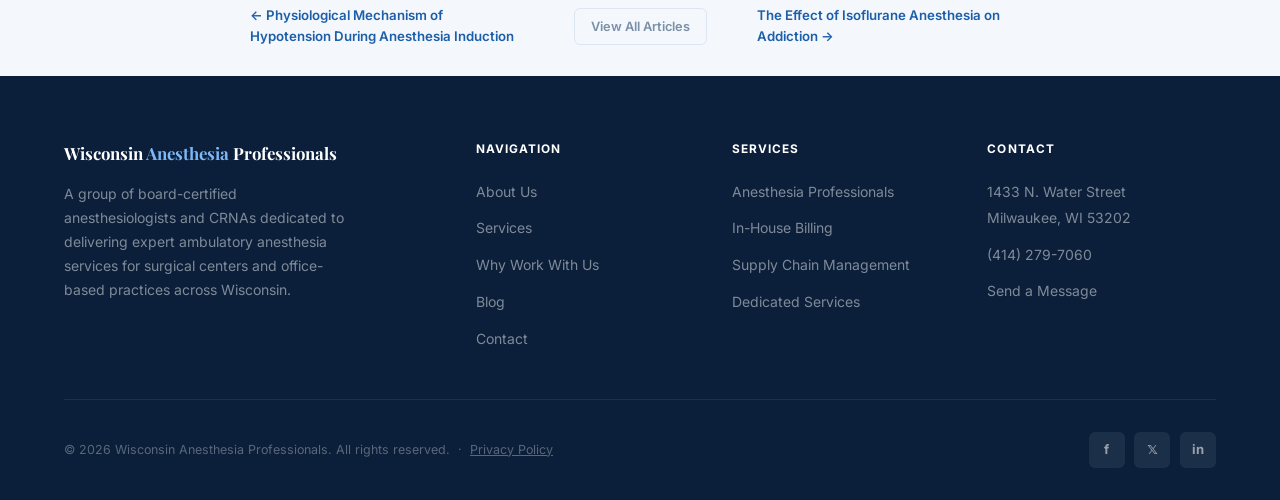
<file: blog/tracheostomy.html>
<!DOCTYPE html>
<html lang="en">
<head>
  <meta charset="UTF-8" />
  <meta name="viewport" content="width=device-width, initial-scale=1.0" />
  <title>Use of Tracheostomy in Non-Emergent Cases &mdash; Wisconsin Anesthesia Professionals</title>
  <meta name="description" content="Tracheostomy in elective, non-emergent cases offers significant advantages for patients requiring prolonged ventilation or airway management. We explore indications and considerations." />
  <link rel="preconnect" href="https://fonts.googleapis.com" />
  <link rel="preconnect" href="https://fonts.gstatic.com" crossorigin />
  <link href="https://fonts.googleapis.com/css2?family=Playfair+Display:wght@600;700&family=Inter:wght@300;400;500;600;700&display=swap" rel="stylesheet" />
  <link rel="stylesheet" href="../css/style.css" />
</head>
<body>

  <nav class="site-nav scrolled" aria-label="Main navigation">
    <div class="nav-inner">
      <a href="../index.html" class="nav-logo" aria-label="Wisconsin Anesthesia Professionals home">
        <span class="logo-main">Wisconsin Anesthesia Professionals</span>
        <span class="logo-sub">Milwaukee, Wisconsin</span>
      </a>
      <ul class="nav-links" id="navLinks" role="list">
        <li><a href="../index.html#about">About</a></li>
        <li><a href="../index.html#services">Services</a></li>
        <li><a href="../index.html#why">Why Us</a></li>
        <li><a href="../blog.html">Blog</a></li>
        <li><a href="../index.html#contact" class="nav-cta">Contact Us</a></li>
      </ul>
      <button class="hamburger" id="hamburger" aria-label="Toggle navigation" aria-expanded="false">
        <span></span><span></span><span></span>
      </button>
    </div>
  </nav>

  <article class="blog-post-page">
    <div class="blog-post-hero">
      <img src="../images/blog-tracheostomy.jpg" alt="Surgical preparation for tracheostomy procedure" />
    </div>
    <div class="blog-post-wrap">
      <header class="blog-post-header">
        <div class="blog-post-meta">
          <a href="../blog.html" class="blog-back">&larr; Back to Blog</a>
          <span class="blog-date">February 9, 2026</span>
        </div>
        <h1>Use of Tracheostomy in Non-Emergent Cases</h1>
        <div class="blog-post-byline">By <strong>Sally Li</strong></div>
      </header>

      <div class="blog-post-content">
        <p>Tracheostomy is most commonly associated with emergency airway management, but planned tracheostomy procedures outside emergency contexts represent an important and increasingly utilized clinical tool. When appropriately indicated, elective tracheostomy offers meaningful advantages in patient comfort, clinical management, and long-term respiratory outcomes.</p>

        <h2>Indications for Elective Tracheostomy</h2>
        <p>The most common indications for planned tracheostomy include:</p>
        <ul>
          <li><strong>Prolonged mechanical ventilation:</strong> Patients requiring extended ventilatory support &mdash; typically beyond 7&ndash;14 days &mdash; benefit from tracheostomy compared to continued translaryngeal intubation.</li>
          <li><strong>Upper airway obstruction:</strong> Progressive or anticipated obstruction from head and neck malignancies, radiation fibrosis, or structural pathology.</li>
          <li><strong>Impaired airway protective reflexes:</strong> Neurological conditions that compromise cough and swallow, increasing aspiration risk.</li>
          <li><strong>Neuromuscular disease:</strong> Conditions such as ALS or high cervical spinal cord injury requiring long-term ventilatory support.</li>
          <li><strong>Vocal cord pathology:</strong> Bilateral vocal cord paralysis causing chronic airway compromise.</li>
        </ul>

        <h2>Clinical Advantages</h2>
        <p>Compared to prolonged translaryngeal intubation, tracheostomy offers several well-documented advantages:</p>
        <ul>
          <li>Reduced laryngeal injury and subglottic stenosis risk</li>
          <li>Improved patient comfort and reduced need for deep sedation</li>
          <li>Facilitation of oral care, oral feeding assessment, and communication</li>
          <li>Faster weaning from mechanical ventilation in some patient populations</li>
          <li>Reduced work of breathing due to shorter tube length</li>
        </ul>

        <h2>Timing Considerations</h2>
        <p>Decisions regarding timing are typically individualized, taking into account the underlying disease process, prognosis, patient goals of care, and institutional practices. Early tracheostomy (within the first week of intubation) has been associated with reduced ICU length of stay in some studies, though evidence remains mixed and patient selection is critical.</p>

        <h2>Techniques: Surgical vs. Percutaneous</h2>
        <p>Both surgical and percutaneous dilational tracheostomy (PDT) techniques are used in practice. Percutaneous methods have become increasingly common in ICU settings due to their efficiency, lower procedural costs, and comparable safety profiles when performed by experienced operators. Surgical tracheostomy remains preferred for patients with challenging anatomy, coagulopathy, or when simultaneous neck exploration is needed.</p>

        <h2>Anesthesia Considerations</h2>
        <p>Anesthesia management for elective tracheostomy requires careful coordination between the surgeon and anesthesiologist. Airway exchange &mdash; transitioning from endotracheal tube to tracheostomy tube &mdash; represents a period of significant risk. Preoxygenation, clear communication regarding tube positioning during the procedure, and immediate availability of rescue airway tools are essential.</p>

        <h2>Risks and Complications</h2>
        <p>Potential complications include bleeding, infection, tracheal injury, tracheoesophageal fistula formation, tube displacement, and long-term issues such as tracheal stenosis. Careful procedural technique, appropriate patient selection, and post-procedure monitoring minimize these risks.</p>

        <h2>Conclusion</h2>
        <p>Thoughtfully indicated and carefully executed elective tracheostomy can meaningfully enhance patient comfort, facilitate rehabilitation, and support long-term respiratory stability. Its role extends well beyond emergency airway rescue &mdash; in the right patient at the right time, it is a valuable component of comprehensive perioperative and critical care management.</p>
      </div>
    </div>

    <div class="blog-post-nav">
      <div class="blog-nav-inner">
        <a href="hypotension-induction.html" class="blog-nav-prev">&larr; Physiological Mechanism of Hypotension During Anesthesia Induction</a>
        <a href="../blog.html" class="blog-nav-all">View All Articles</a>
        <a href="isoflurane-addiction.html" class="blog-nav-next">The Effect of Isoflurane Anesthesia on Addiction &rarr;</a>
      </div>
    </div>
  </article>

  <footer>
    <div class="footer-inner">
      <div class="footer-top">
        <div class="footer-brand">
          <span class="footer-brand-logo">Wisconsin <span>Anesthesia</span> Professionals</span>
          <p>A group of board-certified anesthesiologists and CRNAs dedicated to delivering expert ambulatory anesthesia services for surgical centers and office-based practices across Wisconsin.</p>
        </div>
        <div class="footer-col">
          <h4>Navigation</h4>
          <ul>
            <li><a href="../index.html#about">About Us</a></li>
            <li><a href="../index.html#services">Services</a></li>
            <li><a href="../index.html#why">Why Work With Us</a></li>
            <li><a href="../blog.html">Blog</a></li>
            <li><a href="../index.html#contact">Contact</a></li>
          </ul>
        </div>
        <div class="footer-col">
          <h4>Services</h4>
          <ul>
            <li><a href="../index.html#services">Anesthesia Professionals</a></li>
            <li><a href="../index.html#services">In-House Billing</a></li>
            <li><a href="../index.html#services">Supply Chain Management</a></li>
            <li><a href="../index.html#services">Dedicated Services</a></li>
          </ul>
        </div>
        <div class="footer-col">
          <h4>Contact</h4>
          <ul>
            <li><a href="https://maps.google.com/?q=1433+North+Water+Street+Milwaukee+WI+53202" target="_blank" rel="noopener">1433 N. Water Street<br>Milwaukee, WI 53202</a></li>
            <li><a href="tel:4142797060">(414) 279-7060</a></li>
            <li><a href="../index.html#contact">Send a Message</a></li>
          </ul>
        </div>
      </div>
      <div class="footer-bottom">
        <span>&copy; 2026 Wisconsin Anesthesia Professionals. All rights reserved. &nbsp;&middot;&nbsp; <a href="../privacy-policy.html" style="color:inherit;text-decoration:underline">Privacy Policy</a></span>
        <div class="socials">
          <a href="https://www.facebook.com/profile.php?id=100090541459263" target="_blank" rel="noopener" class="social-btn" aria-label="Facebook">f</a>
          <a href="https://twitter.com/WI_Anesthesia" target="_blank" rel="noopener" class="social-btn" aria-label="X (Twitter)">&#x1D54F;</a>
          <a href="https://www.linkedin.com/company/wisconsin-anesthesia-professionals/" target="_blank" rel="noopener" class="social-btn" aria-label="LinkedIn">in</a>
        </div>
      </div>
    </div>
  </footer>

  <script src="../js/main.js" defer></script>
</body>
</html>
</file>
<file: css/style.css>
/* ============================================
   DESIGN TOKENS
   ============================================ */
:root {
  --navy:         #0B1F3A;
  --navy-mid:     #163354;
  --blue:         #1C5FA8;
  --blue-light:   #2F80ED;
  --teal:         #0D7377;
  --teal-light:   #E0F4F4;
  --white:        #FFFFFF;
  --off-white:    #F4F7FC;
  --border:       #DDE6F0;
  --text-dark:    #0F1C2E;
  --text-body:    #3D5166;
  --text-muted:   #7A90A8;

  --font-serif:   'Playfair Display', Georgia, serif;
  --font-sans:    'Inter', system-ui, sans-serif;

  --section-py:   120px;
  --max-w:        1200px;
  --nav-h:        72px;

  --r-sm:  6px;
  --r-md:  12px;
  --r-lg:  16px;

  --shadow-sm: 0 2px 8px rgba(11,31,58,0.06);
  --shadow-md: 0 8px 28px rgba(11,31,58,0.10);
  --shadow-lg: 0 20px 52px rgba(11,31,58,0.15);
}

/* ============================================
   RESET & BASE
   ============================================ */
*, *::before, *::after { box-sizing: border-box; margin: 0; padding: 0; }

html { scroll-behavior: smooth; font-size: 16px; }

body {
  font-family: var(--font-sans);
  color: var(--text-dark);
  background: var(--white);
  line-height: 1.65;
  -webkit-font-smoothing: antialiased;
}

img { display: block; max-width: 100%; }
a   { color: inherit; text-decoration: none; }
button { font-family: inherit; cursor: pointer; }

/* ============================================
   UTILITIES
   ============================================ */
.container {
  width: 100%;
  max-width: var(--max-w);
  margin: 0 auto;
  padding: 0 5%;
}

.section-label {
  display: inline-block;
  font-size: 0.72rem;
  font-weight: 700;
  letter-spacing: 0.10em;
  text-transform: uppercase;
  color: var(--blue);
  margin-bottom: 0.55rem;
}

.section-title {
  font-family: var(--font-serif);
  font-size: clamp(1.8rem, 3.5vw, 2.6rem);
  font-weight: 600;
  color: var(--text-dark);
  line-height: 1.2;
  margin-bottom: 1rem;
}

.section-sub {
  font-size: 1rem;
  color: var(--text-body);
  max-width: 540px;
  line-height: 1.7;
}

.section-header          { margin-bottom: 3rem; }
.section-header.centered { text-align: center; }
.section-header.centered .section-sub { margin: 0 auto; }

/* Scroll reveal */
.reveal {
  opacity: 0;
  transform: translateY(26px);
  transition: opacity 0.65s ease, transform 0.65s ease;
}
.reveal.in-view { opacity: 1; transform: none; }
.reveal:nth-child(2) { transition-delay: 80ms; }
.reveal:nth-child(3) { transition-delay: 160ms; }
.reveal:nth-child(4) { transition-delay: 240ms; }

/* ============================================
   BUTTONS
   ============================================ */
.btn {
  display: inline-flex;
  align-items: center;
  gap: 0.45rem;
  font-weight: 600;
  font-size: 0.92rem;
  padding: 0.8rem 1.75rem;
  border-radius: var(--r-sm);
  border: none;
  text-decoration: none;
  transition: background 0.2s, transform 0.15s, box-shadow 0.2s;
  cursor: pointer;
  white-space: nowrap;
  line-height: 1;
}
.btn:hover { transform: translateY(-1px); }

.btn-primary {
  background: var(--blue);
  color: var(--white);
  box-shadow: 0 4px 14px rgba(28,95,168,0.30);
}
.btn-primary:hover { background: var(--blue-light); box-shadow: 0 6px 20px rgba(28,95,168,0.40); }

.btn-ghost {
  background: transparent;
  color: var(--white);
  border: 1.5px solid rgba(255,255,255,0.38);
}
.btn-ghost:hover { border-color: var(--white); background: rgba(255,255,255,0.08); }

.btn-dark {
  background: var(--navy);
  color: var(--white);
}
.btn-dark:hover { background: var(--navy-mid); }

.btn-outline {
  background: transparent;
  color: var(--blue);
  border: 2px solid var(--blue);
}
.btn-outline:hover { background: var(--blue); color: var(--white); }

/* ============================================
   NAVIGATION
   ============================================ */
.site-nav {
  position: fixed;
  inset: 0 0 auto 0;
  z-index: 1000;
  height: var(--nav-h);
  display: flex;
  align-items: center;
  padding: 0 5%;
  background: transparent;
  transition: background 0.35s, box-shadow 0.35s, backdrop-filter 0.35s;
}

.site-nav.scrolled {
  background: rgba(11,31,58,0.96);
  backdrop-filter: blur(14px);
  box-shadow: 0 1px 0 rgba(255,255,255,0.06);
}

.nav-inner {
  width: 100%;
  max-width: var(--max-w);
  margin: 0 auto;
  display: flex;
  align-items: center;
  justify-content: space-between;
}

.nav-logo {
  display: flex;
  flex-direction: column;
  line-height: 1.2;
}
.nav-logo .logo-main {
  font-family: var(--font-serif);
  font-size: 1rem;
  font-weight: 700;
  color: var(--white);
}
.nav-logo .logo-sub {
  font-size: 0.68rem;
  font-weight: 500;
  color: rgba(255,255,255,0.50);
  letter-spacing: 0.04em;
}

.nav-links {
  display: flex;
  align-items: center;
  gap: 2rem;
  list-style: none;
}
.nav-links a {
  color: rgba(255,255,255,0.72);
  font-size: 0.875rem;
  font-weight: 500;
  transition: color 0.2s;
}
.nav-links a:hover { color: var(--white); }
.nav-links .nav-cta {
  background: var(--blue);
  color: var(--white) !important;
  padding: 0.45rem 1.1rem;
  border-radius: var(--r-sm);
  font-size: 0.85rem;
  transition: background 0.2s !important;
}
.nav-links .nav-cta:hover { background: var(--blue-light) !important; }

.hamburger {
  display: none;
  flex-direction: column;
  gap: 5px;
  background: none;
  border: none;
  padding: 4px;
}
.hamburger span {
  display: block;
  width: 24px; height: 2px;
  background: var(--white);
  border-radius: 2px;
  transition: all 0.3s;
}

/* ============================================
   HERO
   ============================================ */
#hero {
  min-height: 100vh;
  display: flex;
  align-items: center;
  position: relative;
  overflow: hidden;
  background: var(--navy);
  padding: calc(var(--nav-h) + 60px) 5% 80px;
}

.hero-bg {
  position: absolute;
  inset: 0;
  background-image: url('../images/hero-anesthesiologist.jpg');
  background-size: cover;
  background-position: center 30%;
  opacity: 0.18;
  z-index: 0;
}

.hero-overlay {
  position: absolute;
  inset: 0;
  background: linear-gradient(125deg, rgba(11,31,58,0.96) 0%, rgba(22,51,84,0.88) 55%, rgba(13,115,119,0.22) 100%);
  z-index: 1;
}

.hero-content {
  position: relative;
  z-index: 2;
  max-width: var(--max-w);
  margin: 0 auto;
  width: 100%;
  display: grid;
  grid-template-columns: 1.1fr 0.9fr;
  gap: 5rem;
  align-items: center;
}

.hero-badge {
  display: inline-flex;
  align-items: center;
  gap: 0.55rem;
  background: rgba(255,255,255,0.08);
  border: 1px solid rgba(255,255,255,0.14);
  color: #A8CEF5;
  font-size: 0.73rem;
  font-weight: 600;
  letter-spacing: 0.08em;
  text-transform: uppercase;
  padding: 0.38rem 0.9rem;
  border-radius: 50px;
  margin-bottom: 1.5rem;
}
.hero-badge::before {
  content: '';
  width: 6px; height: 6px;
  border-radius: 50%;
  background: #4ADE80;
  flex-shrink: 0;
}

#hero h1 {
  font-family: var(--font-serif);
  font-size: clamp(2.4rem, 4.5vw, 3.8rem);
  font-weight: 700;
  color: var(--white);
  line-height: 1.12;
  margin-bottom: 1.25rem;
}
#hero h1 em { font-style: normal; color: #7EB8F7; }

.hero-sub {
  font-size: 1.05rem;
  color: rgba(255,255,255,0.68);
  line-height: 1.75;
  margin-bottom: 2.25rem;
  max-width: 500px;
}

.hero-btns { display: flex; gap: 1rem; flex-wrap: wrap; }

.hero-stats {
  display: flex;
  gap: 2.5rem;
  margin-top: 3rem;
  padding-top: 2rem;
  border-top: 1px solid rgba(255,255,255,0.10);
  flex-wrap: wrap;
}
.hero-stat strong {
  display: block;
  font-family: var(--font-serif);
  font-size: 2.1rem;
  font-weight: 700;
  color: #7EB8F7;
  line-height: 1;
}
.hero-stat span {
  font-size: 0.78rem;
  color: rgba(255,255,255,0.50);
  font-weight: 500;
}

/* Hero panel */
.hero-panel {
  background: rgba(255,255,255,0.055);
  border: 1px solid rgba(255,255,255,0.11);
  border-radius: var(--r-lg);
  padding: 1.75rem;
  backdrop-filter: blur(12px);
}
.hero-panel h3 {
  font-size: 0.82rem;
  font-weight: 700;
  color: rgba(255,255,255,0.50);
  text-transform: uppercase;
  letter-spacing: 0.08em;
  margin-bottom: 1.25rem;
}
.hero-panel-items { display: flex; flex-direction: column; gap: 0.875rem; }

.panel-item {
  display: flex;
  align-items: center;
  gap: 0.875rem;
  padding: 0.875rem;
  background: rgba(255,255,255,0.04);
  border-radius: var(--r-md);
  border: 1px solid rgba(255,255,255,0.07);
  transition: background 0.2s;
}
.panel-item:hover { background: rgba(255,255,255,0.08); }

.panel-icon {
  width: 42px; height: 42px;
  border-radius: 10px;
  display: flex;
  align-items: center;
  justify-content: center;
  font-size: 1.15rem;
  flex-shrink: 0;
}
.panel-icon.blue   { background: rgba(28,95,168,0.35); }
.panel-icon.teal   { background: rgba(13,115,119,0.35); }
.panel-icon.indigo { background: rgba(99,102,241,0.30); }
.panel-icon.rose   { background: rgba(244,63,94,0.25); }

.panel-text strong { display: block; font-size: 0.875rem; font-weight: 600; color: var(--white); }
.panel-text span   { font-size: 0.76rem; color: rgba(255,255,255,0.45); }

/* ============================================
   SECTION PADDING
   ============================================ */
#about, #services, #why, #blog, #contact {
  padding-top: var(--section-py);
  padding-bottom: var(--section-py);
}

/* ============================================
   ABOUT
   ============================================ */
#about { background: var(--white); }

.about-grid {
  display: grid;
  grid-template-columns: 1fr 1fr;
  gap: 5rem;
  align-items: center;
}

.about-image-wrap { position: relative; }
.about-image-wrap img {
  width: 100%;
  height: 480px;
  object-fit: cover;
  border-radius: var(--r-lg);
  box-shadow: var(--shadow-lg);
}

.about-card {
  position: absolute;
  bottom: -1.25rem;
  right: -1.25rem;
  background: var(--white);
  border-radius: var(--r-md);
  padding: 1rem 1.25rem;
  box-shadow: var(--shadow-md);
  display: flex;
  align-items: center;
  gap: 0.875rem;
  min-width: 200px;
}
.about-card-icon {
  width: 44px; height: 44px;
  background: var(--blue);
  border-radius: 10px;
  display: flex;
  align-items: center;
  justify-content: center;
  font-size: 1.2rem;
  flex-shrink: 0;
}
.about-card strong { display: block; font-size: 1rem; font-weight: 700; color: var(--text-dark); }
.about-card span   { font-size: 0.76rem; color: var(--text-muted); }

.about-content p {
  color: var(--text-body);
  margin-bottom: 1rem;
  font-size: 0.97rem;
}

.check-list {
  list-style: none;
  margin: 1.5rem 0 2rem;
  display: flex;
  flex-direction: column;
  gap: 0.7rem;
}
.check-list li {
  display: flex;
  align-items: flex-start;
  gap: 0.75rem;
  font-size: 0.93rem;
  color: var(--text-dark);
  font-weight: 500;
}
.check-list li::before {
  content: '✓';
  flex-shrink: 0;
  width: 20px; height: 20px;
  background: #DBEAFE;
  color: var(--blue);
  border-radius: 50%;
  display: inline-flex;
  align-items: center;
  justify-content: center;
  font-size: 0.68rem;
  font-weight: 800;
  margin-top: 1px;
}

/* ============================================
   SERVICES
   ============================================ */
#services { background: var(--off-white); }

.services-grid {
  display: grid;
  grid-template-columns: repeat(2, 1fr);
  gap: 1.5rem;
}

.service-card {
  background: var(--white);
  border-radius: var(--r-lg);
  padding: 0;
  border: 1px solid var(--border);
  position: relative;
  overflow: hidden;
  transition: box-shadow 0.25s, transform 0.25s;
}
.service-card::before {
  content: '';
  position: absolute;
  top: 0; left: 0; right: 0;
  height: 3px;
  background: var(--blue);
  transform: scaleX(0);
  transform-origin: left;
  transition: transform 0.3s ease;
  z-index: 1;
}
.service-card:hover { box-shadow: var(--shadow-lg); transform: translateY(-4px); }
.service-card:hover::before { transform: scaleX(1); }

.service-img {
  width: 100%;
  height: 220px;
  overflow: hidden;
}
.service-img img {
  width: 100%;
  height: 100%;
  object-fit: cover;
  transition: transform 0.45s ease;
}
.service-card:hover .service-img img { transform: scale(1.05); }

.service-body {
  padding: 1.75rem;
}

.service-card h3 { font-size: 1.05rem; font-weight: 700; color: var(--text-dark); margin-bottom: 0.6rem; }
.service-card p  { font-size: 0.9rem; color: var(--text-body); line-height: 1.65; }

/* ============================================
   WHY US
   ============================================ */
#why { background: var(--navy); }

#why .section-label { color: #7EB8F7; }
#why .section-title { color: var(--white); }
#why .section-sub   { color: rgba(255,255,255,0.58); }

.pillars-grid {
  display: grid;
  grid-template-columns: repeat(4, 1fr);
  gap: 1.5rem;
  margin-top: 3rem;
}

.pillar {
  background: rgba(255,255,255,0.05);
  border: 1px solid rgba(255,255,255,0.09);
  border-radius: var(--r-lg);
  padding: 2rem 1.75rem;
  transition: background 0.25s;
}
.pillar:hover { background: rgba(255,255,255,0.09); }

.pillar-num {
  font-family: var(--font-serif);
  font-size: 2.8rem;
  font-weight: 700;
  color: rgba(126,184,247,0.20);
  line-height: 1;
  margin-bottom: 0.4rem;
}
.pillar h3 { font-size: 1.05rem; font-weight: 700; color: var(--white); margin-bottom: 0.55rem; }
.pillar p  { font-size: 0.875rem; color: rgba(255,255,255,0.52); line-height: 1.65; }

/* ============================================
   BLOG PREVIEW
   ============================================ */
#blog { background: var(--white); }

.blog-header {
  display: flex;
  justify-content: space-between;
  align-items: flex-end;
  margin-bottom: 2.5rem;
  flex-wrap: wrap;
  gap: 1rem;
}

.blog-grid {
  display: grid;
  grid-template-columns: repeat(2, 1fr);
  gap: 1.75rem;
}

.blog-card {
  border-radius: var(--r-lg);
  border: 1px solid var(--border);
  overflow: hidden;
  display: flex;
  flex-direction: column;
  background: var(--white);
  transition: box-shadow 0.25s, transform 0.25s;
}
.blog-card:hover { box-shadow: var(--shadow-lg); transform: translateY(-4px); }

.blog-img { height: 220px; overflow: hidden; }
.blog-img img { width: 100%; height: 100%; object-fit: cover; transition: transform 0.45s ease; }
.blog-card:hover .blog-img img { transform: scale(1.05); }

.blog-body { padding: 1.5rem; display: flex; flex-direction: column; flex: 1; }
.blog-date {
  font-size: 0.75rem;
  font-weight: 700;
  color: var(--blue);
  text-transform: uppercase;
  letter-spacing: 0.07em;
  margin-bottom: 0.5rem;
}
.blog-body h3 { font-size: 1.05rem; font-weight: 700; color: var(--text-dark); margin-bottom: 0.5rem; line-height: 1.4; }
.blog-body p  { font-size: 0.875rem; color: var(--text-body); line-height: 1.6; flex: 1; }

.blog-read-more {
  display: inline-flex;
  align-items: center;
  gap: 0.35rem;
  font-size: 0.82rem;
  font-weight: 700;
  color: var(--blue);
  margin-top: 1rem;
  transition: gap 0.2s;
}
.blog-card:hover .blog-read-more { gap: 0.6rem; }

/* ============================================
   CONTACT
   ============================================ */
#contact { background: var(--off-white); }

.contact-wrap {
  display: grid;
  grid-template-columns: 1fr 1.6fr;
  gap: 4rem;
  align-items: start;
}

.contact-info > p { color: var(--text-body); margin-bottom: 2rem; font-size: 0.97rem; }

.contact-details { display: flex; flex-direction: column; gap: 1.25rem; }

.contact-item {
  display: flex;
  align-items: flex-start;
  gap: 1rem;
}
.contact-item-icon {
  width: 44px; height: 44px;
  background: var(--white);
  border: 1px solid var(--border);
  border-radius: var(--r-md);
  display: flex;
  align-items: center;
  justify-content: center;
  font-size: 1.1rem;
  flex-shrink: 0;
  box-shadow: var(--shadow-sm);
}
.contact-item strong { display: block; font-size: 0.82rem; font-weight: 700; color: var(--text-dark); margin-bottom: 2px; }
.contact-item span   { font-size: 0.9rem; color: var(--text-body); }

/* Contact panel */
.contact-panel {
  background: var(--white);
  border-radius: var(--r-lg);
  border: 1px solid var(--border);
  box-shadow: var(--shadow-md);
  overflow: hidden;
}

.form-tabs {
  display: flex;
  border-bottom: 1px solid var(--border);
  background: var(--off-white);
}
.tab-btn {
  flex: 1;
  padding: 1rem 0.5rem;
  font-size: 0.8rem;
  font-weight: 600;
  color: var(--text-muted);
  background: none;
  border: none;
  border-bottom: 2.5px solid transparent;
  margin-bottom: -1px;
  cursor: pointer;
  transition: color 0.2s, border-color 0.2s;
  font-family: var(--font-sans);
  letter-spacing: 0.01em;
}
.tab-btn.active { color: var(--blue); border-bottom-color: var(--blue); background: var(--white); }
.tab-btn:hover:not(.active) { color: var(--text-dark); }

.form-content { padding: 2rem; }
.tab-pane { display: none; }
.tab-pane.active { display: block; }

.form-row { display: grid; grid-template-columns: 1fr 1fr; gap: 1rem; }

.form-group {
  margin-bottom: 1rem;
  display: flex;
  flex-direction: column;
}

label {
  font-size: 0.78rem;
  font-weight: 600;
  color: var(--text-dark);
  margin-bottom: 0.35rem;
  letter-spacing: 0.01em;
}

input[type="text"],
input[type="email"],
input[type="tel"],
select,
textarea {
  width: 100%;
  padding: 0.65rem 0.9rem;
  border: 1.5px solid var(--border);
  border-radius: var(--r-sm);
  font-family: var(--font-sans);
  font-size: 0.88rem;
  color: var(--text-dark);
  background: var(--white);
  transition: border-color 0.2s, box-shadow 0.2s;
  outline: none;
  appearance: none;
}
input:focus, select:focus, textarea:focus {
  border-color: var(--blue);
  box-shadow: 0 0 0 3px rgba(28,95,168,0.12);
}

textarea { resize: vertical; min-height: 110px; }

.checkbox-group {
  display: grid;
  grid-template-columns: 1fr 1fr;
  gap: 0.5rem;
  margin-top: 0.25rem;
}
.checkbox-label {
  display: flex;
  align-items: center;
  gap: 0.5rem;
  font-size: 0.85rem;
  font-weight: 400;
  color: var(--text-body);
  cursor: pointer;
}
.checkbox-label input[type="checkbox"] {
  width: 15px; height: 15px;
  padding: 0;
  accent-color: var(--blue);
  flex-shrink: 0;
}

.btn-submit {
  width: 100%;
  background: var(--blue);
  color: var(--white);
  font-weight: 700;
  font-size: 0.95rem;
  padding: 0.88rem;
  border: none;
  border-radius: var(--r-sm);
  cursor: pointer;
  font-family: var(--font-sans);
  transition: background 0.2s, transform 0.15s;
  margin-top: 0.5rem;
}
.btn-submit:hover { background: var(--blue-light); transform: translateY(-1px); }

/* ============================================
   FOOTER
   ============================================ */
footer {
  background: var(--navy);
  padding: 4rem 5% 2rem;
}

.footer-inner { max-width: var(--max-w); margin: 0 auto; }

.footer-top {
  display: grid;
  grid-template-columns: 1.75fr 1fr 1fr 1.1fr;
  gap: 3rem;
  padding-bottom: 3rem;
  border-bottom: 1px solid rgba(255,255,255,0.08);
  margin-bottom: 2rem;
}

.footer-brand p {
  font-size: 0.875rem;
  line-height: 1.7;
  max-width: 280px;
  color: rgba(255,255,255,0.48);
  margin-top: 0.9rem;
}

.footer-col h4 {
  font-size: 0.74rem;
  font-weight: 700;
  letter-spacing: 0.09em;
  text-transform: uppercase;
  color: var(--white);
  margin-bottom: 1.1rem;
}
.footer-col ul { list-style: none; display: flex; flex-direction: column; gap: 0.65rem; }
.footer-col ul li a {
  color: rgba(255,255,255,0.48);
  font-size: 0.875rem;
  transition: color 0.2s;
}
.footer-col ul li a:hover { color: var(--white); }

.footer-brand-logo {
  font-family: var(--font-serif);
  font-size: 1.05rem;
  font-weight: 700;
  color: var(--white);
  display: block;
}
.footer-brand-logo span { color: #7EB8F7; }

.footer-bottom {
  display: flex;
  justify-content: space-between;
  align-items: center;
  flex-wrap: wrap;
  gap: 1rem;
  font-size: 0.78rem;
  color: rgba(255,255,255,0.32);
}

.socials { display: flex; gap: 0.6rem; }
.social-btn {
  width: 36px; height: 36px;
  background: rgba(255,255,255,0.07);
  border-radius: var(--r-sm);
  display: flex;
  align-items: center;
  justify-content: center;
  color: rgba(255,255,255,0.55);
  font-size: 0.82rem;
  font-weight: 700;
  text-decoration: none;
  transition: background 0.2s, color 0.2s;
}
.social-btn:hover { background: var(--blue); color: var(--white); }

/* ============================================
   BLOG PAGE
   ============================================ */
.blog-page-hero {
  background: var(--navy);
  padding: calc(var(--nav-h) + 50px) 5% 60px;
  text-align: center;
  position: relative;
  overflow: hidden;
}
.blog-page-hero::before {
  content: '';
  position: absolute;
  inset: 0;
  background: linear-gradient(135deg, rgba(11,31,58,0.95), rgba(13,115,119,0.15));
}
.blog-page-hero > * { position: relative; z-index: 1; }
.blog-page-hero .section-label { color: #7EB8F7; }
.blog-page-hero h1 {
  font-family: var(--font-serif);
  font-size: clamp(2rem, 4vw, 3rem);
  font-weight: 700;
  color: var(--white);
  margin-bottom: 0.75rem;
}
.blog-page-hero p { color: rgba(255,255,255,0.65); max-width: 480px; margin: 0 auto; }

.blog-listing {
  background: var(--off-white);
  padding-top: var(--section-py);
  padding-bottom: var(--section-py);
}

.blog-all-grid {
  display: grid;
  grid-template-columns: repeat(3, 1fr);
  gap: 1.5rem;
}

/* File input */
input[type="file"] {
  width: 100%;
  padding: 0.55rem 0.9rem;
  border: 1.5px dashed var(--border);
  border-radius: var(--r-sm);
  font-family: var(--font-sans);
  font-size: 0.85rem;
  color: var(--text-body);
  background: var(--off-white);
  cursor: pointer;
  transition: border-color 0.2s;
}
input[type="file"]:hover { border-color: var(--blue); }
input[type="file"]::-webkit-file-upload-button {
  background: var(--blue);
  color: var(--white);
  border: none;
  padding: 0.35rem 0.8rem;
  border-radius: 4px;
  cursor: pointer;
  font-family: var(--font-sans);
  font-size: 0.8rem;
  font-weight: 600;
  margin-right: 0.75rem;
}

/* Privacy policy checkbox */
.privacy-check {
  display: flex;
  align-items: flex-start;
  gap: 0.6rem;
  margin: 0.75rem 0;
  font-size: 0.83rem;
  color: var(--text-body);
  line-height: 1.55;
}
.privacy-check input[type="checkbox"] {
  width: 16px;
  height: 16px;
  padding: 0;
  margin-top: 2px;
  accent-color: var(--blue);
  flex-shrink: 0;
}
.privacy-check a { color: var(--blue); text-decoration: underline; }

/* ============================================
   BLOG POST PAGE
   ============================================ */
.blog-post-page { padding-top: var(--nav-h); }

.blog-post-hero {
  width: 100%;
  max-height: 480px;
  overflow: hidden;
}
.blog-post-hero img {
  width: 100%;
  height: 480px;
  object-fit: cover;
}

.blog-post-wrap {
  max-width: 780px;
  margin: 0 auto;
  padding: 3rem 5% 5rem;
}

.blog-post-meta {
  display: flex;
  align-items: center;
  justify-content: space-between;
  margin-bottom: 1.5rem;
  flex-wrap: wrap;
  gap: 0.5rem;
}

.blog-back {
  font-size: 0.83rem;
  font-weight: 600;
  color: var(--blue);
  text-decoration: none;
  transition: color 0.2s;
}
.blog-back:hover { color: var(--blue-light); }

.blog-post-header h1 {
  font-family: var(--font-serif);
  font-size: clamp(1.8rem, 4vw, 2.8rem);
  font-weight: 700;
  color: var(--text-dark);
  line-height: 1.2;
  margin-bottom: 0.75rem;
}

.blog-post-byline {
  font-size: 0.83rem;
  color: var(--text-muted);
  margin-bottom: 2.5rem;
  padding-bottom: 2rem;
  border-bottom: 1px solid var(--border);
}
.blog-post-byline strong { color: var(--text-dark); }

.blog-post-content { color: var(--text-body); font-size: 1rem; line-height: 1.8; }
.blog-post-content h2 { font-family: var(--font-serif); font-size: 1.5rem; color: var(--text-dark); margin: 2.5rem 0 1rem; }
.blog-post-content h3 { font-size: 1.1rem; font-weight: 700; color: var(--text-dark); margin: 2rem 0 0.75rem; }
.blog-post-content p { margin-bottom: 1.25rem; }
.blog-post-content ul, .blog-post-content ol { margin: 1rem 0 1.25rem 1.5rem; }
.blog-post-content li { margin-bottom: 0.5rem; }
.blog-post-content blockquote {
  border-left: 3px solid var(--blue);
  padding: 0.75rem 1.5rem;
  margin: 1.5rem 0;
  background: var(--off-white);
  border-radius: 0 var(--r-sm) var(--r-sm) 0;
  font-style: italic;
  color: var(--text-dark);
}

.blog-post-references {
  margin-top: 3rem;
  padding-top: 2rem;
  border-top: 1px solid var(--border);
}
.blog-post-references h3 {
  font-size: 0.85rem;
  font-weight: 700;
  letter-spacing: 0.08em;
  text-transform: uppercase;
  color: var(--text-muted);
  margin-bottom: 1rem;
}
.blog-post-references ol {
  padding-left: 1.5rem;
  display: flex;
  flex-direction: column;
  gap: 0.5rem;
}
.blog-post-references li {
  font-size: 0.83rem;
  color: var(--text-muted);
  line-height: 1.6;
}

.blog-post-nav {
  background: var(--off-white);
  border-top: 1px solid var(--border);
  padding: 1.75rem 5%;
}
.blog-nav-inner {
  max-width: 780px;
  margin: 0 auto;
  display: flex;
  justify-content: space-between;
  align-items: center;
  gap: 1rem;
  flex-wrap: wrap;
}
.blog-nav-prev, .blog-nav-next {
  font-size: 0.83rem;
  font-weight: 600;
  color: var(--blue);
  text-decoration: none;
  max-width: 35%;
  transition: color 0.2s;
}
.blog-nav-prev:hover, .blog-nav-next:hover { color: var(--blue-light); }
.blog-nav-all {
  font-size: 0.8rem;
  font-weight: 600;
  color: var(--text-muted);
  border: 1.5px solid var(--border);
  padding: 0.45rem 1rem;
  border-radius: var(--r-sm);
  text-decoration: none;
  transition: border-color 0.2s, color 0.2s;
}
.blog-nav-all:hover { border-color: var(--blue); color: var(--blue); }
.blog-nav-placeholder { width: 35%; }

/* Privacy policy page */
.policy-page {
  padding-top: var(--nav-h);
}
.policy-hero {
  background: var(--navy);
  padding: 3.5rem 5% 3rem;
  text-align: center;
}
.policy-hero .section-label { color: #7EB8F7; }
.policy-hero h1 {
  font-family: var(--font-serif);
  font-size: clamp(1.8rem, 3.5vw, 2.6rem);
  font-weight: 700;
  color: var(--white);
  margin-bottom: 0.5rem;
}
.policy-hero p { color: rgba(255,255,255,0.6); font-size: 0.9rem; }
.policy-content {
  max-width: 780px;
  margin: 0 auto;
  padding: 4rem 5% 5rem;
}
.policy-content h2 {
  font-family: var(--font-serif);
  font-size: 1.3rem;
  color: var(--text-dark);
  margin: 2.5rem 0 0.75rem;
  padding-bottom: 0.5rem;
  border-bottom: 1px solid var(--border);
}
.policy-content p { color: var(--text-body); line-height: 1.75; margin-bottom: 1rem; font-size: 0.95rem; }
.policy-content ul { color: var(--text-body); padding-left: 0; margin-bottom: 1rem; list-style-position: inside; }
.policy-content li { margin-bottom: 0.4rem; font-size: 0.95rem; line-height: 1.65; }
.policy-effective { font-size: 0.82rem; color: var(--text-muted); margin-bottom: 2rem; }

/* ============================================
   RESPONSIVE
   ============================================ */
@media (max-width: 1024px) {
  .hero-content { grid-template-columns: 1fr; }
  .hero-panel { display: none; }
  .pillars-grid { grid-template-columns: repeat(2, 1fr); }
  .footer-top { grid-template-columns: 1fr 1fr; gap: 2rem; }
  .blog-all-grid { grid-template-columns: repeat(2, 1fr); }
}

@media (max-width: 768px) {
  :root { --section-py: 64px; }

  .nav-links {
    display: none;
    flex-direction: column;
    position: fixed;
    top: var(--nav-h);
    left: 0; right: 0;
    background: var(--navy);
    padding: 1.5rem 5%;
    gap: 1.25rem;
    border-top: 1px solid rgba(255,255,255,0.08);
    box-shadow: 0 12px 32px rgba(0,0,0,0.3);
  }
  .nav-links.open { display: flex; }
  .hamburger { display: flex; }

  .about-grid { grid-template-columns: 1fr; gap: 3rem; }
  .about-image-wrap img { height: 320px; }
  .about-card { right: 0; }

  .services-grid { grid-template-columns: 1fr; }
  .blog-grid     { grid-template-columns: 1fr; }
  .blog-all-grid { grid-template-columns: 1fr; }

  .contact-wrap { grid-template-columns: 1fr; gap: 2.5rem; }

  .footer-top { grid-template-columns: 1fr; gap: 2rem; }
  .footer-bottom { flex-direction: column; align-items: flex-start; }

  .blog-header { flex-direction: column; align-items: flex-start; }
}

@media (max-width: 480px) {
  .hero-btns   { flex-direction: column; }
  .hero-stats  { gap: 1.5rem; }
  .form-row    { grid-template-columns: 1fr; }
  .checkbox-group { grid-template-columns: 1fr; }
  .pillars-grid   { grid-template-columns: 1fr; }
  .tab-btn { font-size: 0.72rem; padding: 0.85rem 0.2rem; }
}

/* ============================================
   ANIMATIONS
   ============================================ */

/* Hero entrance — elements fade up on page load */
@keyframes heroFadeUp {
  from { opacity: 0; transform: translateY(22px); }
  to   { opacity: 1; transform: translateY(0); }
}

#hero h1      { animation: heroFadeUp 0.75s ease both; animation-delay: 0.10s; }
.hero-sub     { animation: heroFadeUp 0.75s ease both; animation-delay: 0.28s; }
.hero-btns    { animation: heroFadeUp 0.75s ease both; animation-delay: 0.44s; }
.hero-stats   { animation: heroFadeUp 0.75s ease both; animation-delay: 0.60s; }
.hero-panel   { animation: heroFadeUp 0.85s ease both; animation-delay: 0.50s; }

/* Tab pane fade in when switched */
@keyframes tabFadeIn {
  from { opacity: 0; transform: translateY(6px); }
  to   { opacity: 1; transform: translateY(0); }
}
.tab-pane.active { animation: tabFadeIn 0.22s ease; }

/* Stagger service cards */
.service-card:nth-child(1) { transition-delay: 0ms; }
.service-card:nth-child(2) { transition-delay: 90ms; }
.service-card:nth-child(3) { transition-delay: 180ms; }
.service-card:nth-child(4) { transition-delay: 270ms; }

/* Pillar lift on hover */
.pillar {
  transition: background 0.25s, transform 0.22s;
}
.pillar:hover { background: rgba(255,255,255,0.09); transform: translateY(-3px); }

/* Select dropdown arrow */
select {
  background-image: url("data:image/svg+xml,%3Csvg width='10' height='6' viewBox='0 0 10 6' xmlns='http://www.w3.org/2000/svg'%3E%3Cpath d='M0 0l5 6 5-6z' fill='%237A90A8'/%3E%3C/svg%3E");
  background-repeat: no-repeat;
  background-position: right 0.9rem center;
  padding-right: 2.5rem;
  cursor: pointer;
}

/* 4-tab layout: wrap to 2×2 on narrow screens */
@media (max-width: 560px) {
  .form-tabs {
    flex-wrap: wrap;
  }
  .tab-btn {
    flex: 0 0 50%;
    font-size: 0.71rem;
    padding: 0.8rem 0.3rem;
    border-bottom: none;
    border-right: 1px solid var(--border);
  }
  .tab-btn:nth-child(2n) { border-right: none; }
  .tab-btn:nth-child(n+3) { border-top: 1px solid var(--border); }
  .tab-btn.active { border-bottom-color: transparent; }
}

/* Smooth nav link underline on hover */
.nav-links a {
  position: relative;
}
.nav-links a:not(.nav-cta)::after {
  content: '';
  position: absolute;
  bottom: -3px;
  left: 0;
  width: 0;
  height: 1.5px;
  background: rgba(255,255,255,0.6);
  transition: width 0.2s ease;
}
.nav-links a:not(.nav-cta):hover::after { width: 100%; }

/* Blog card image subtle zoom already defined; add stagger */
.blog-card:nth-child(1) { transition-delay: 0ms; }
.blog-card:nth-child(2) { transition-delay: 90ms; }
</file>
